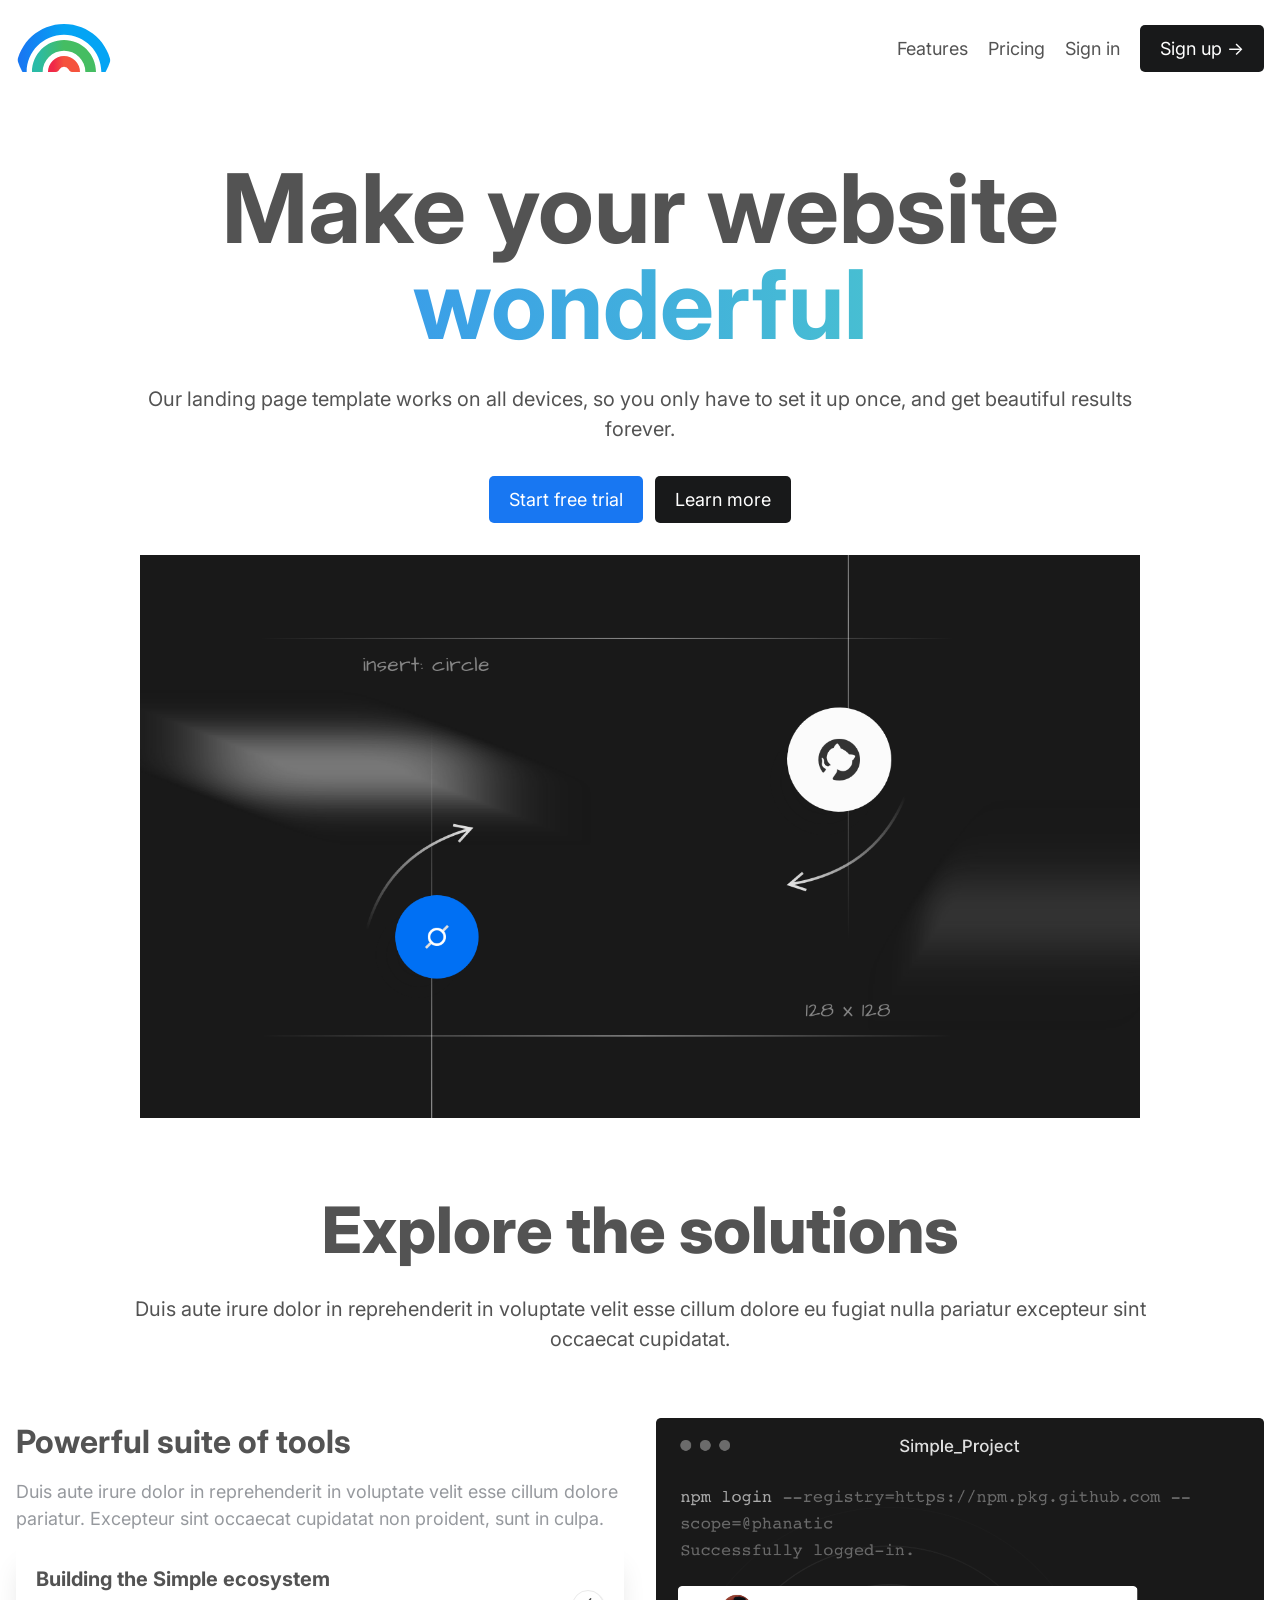
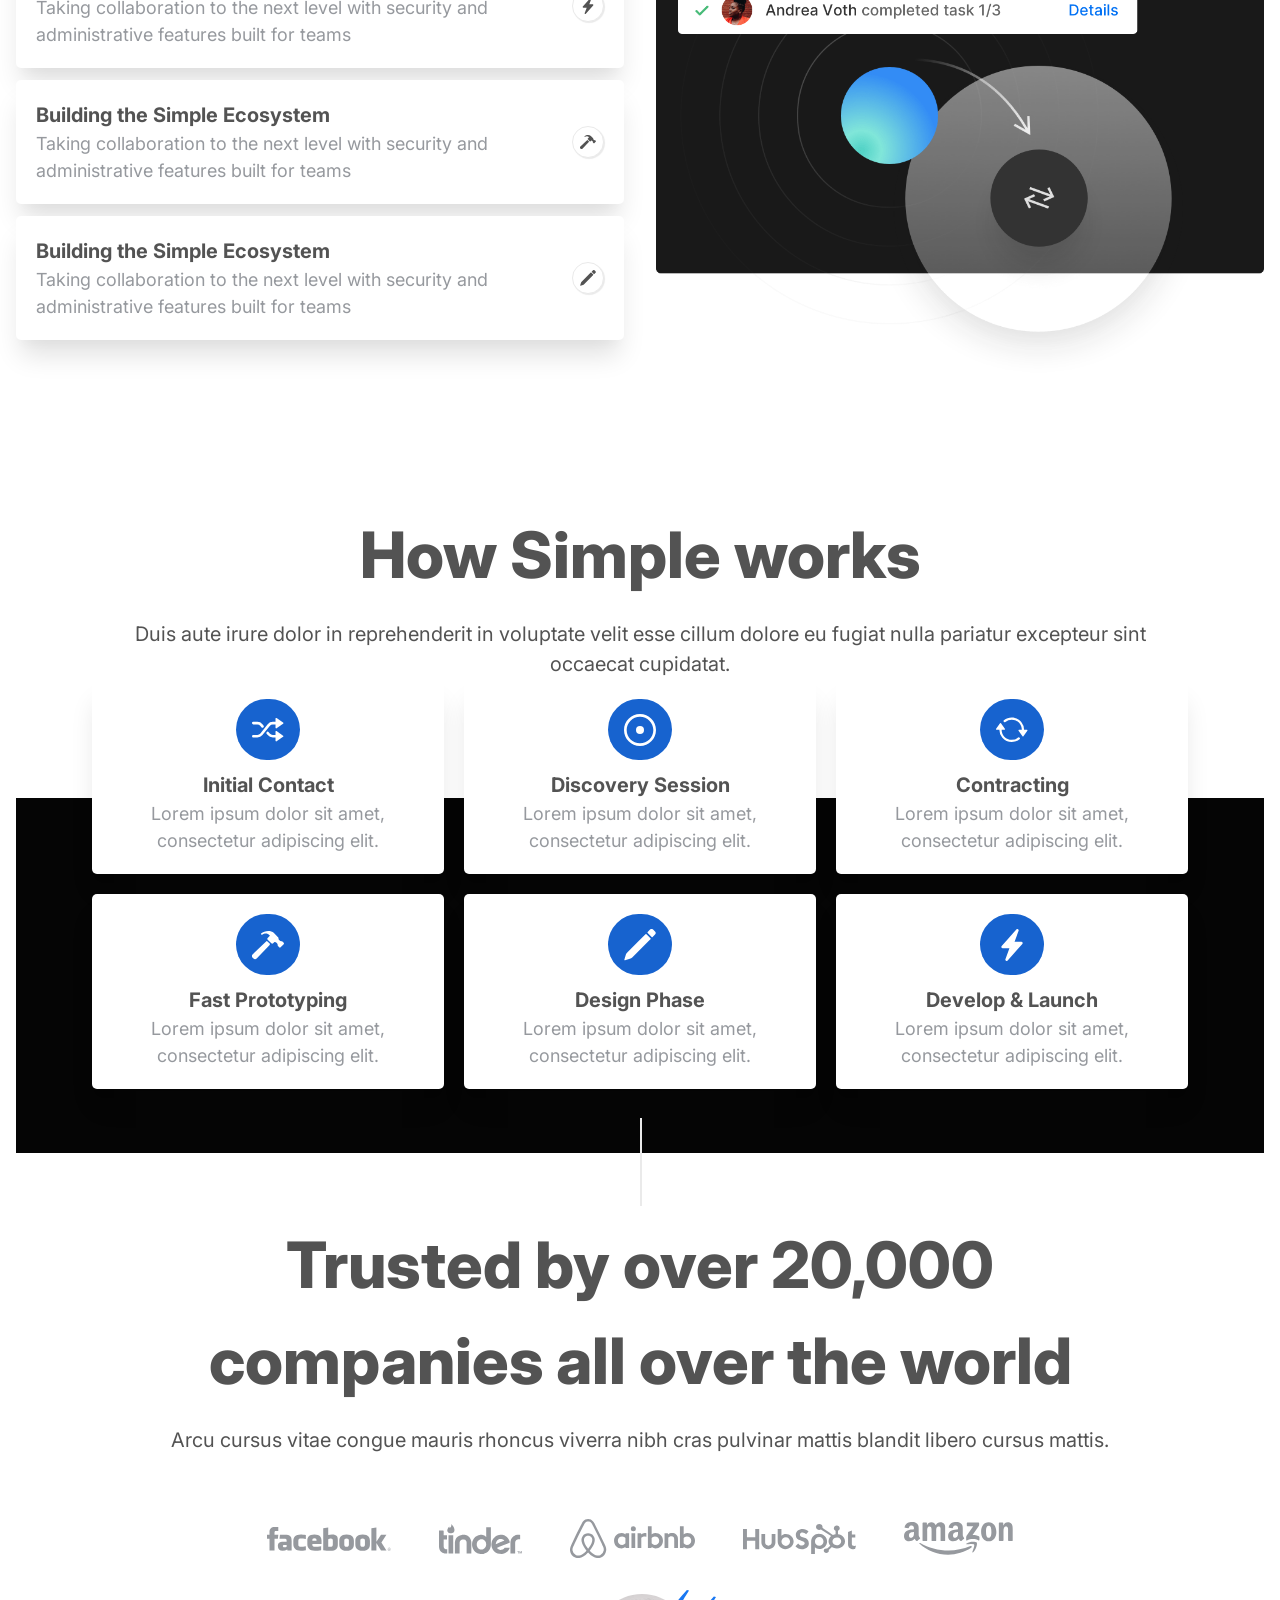
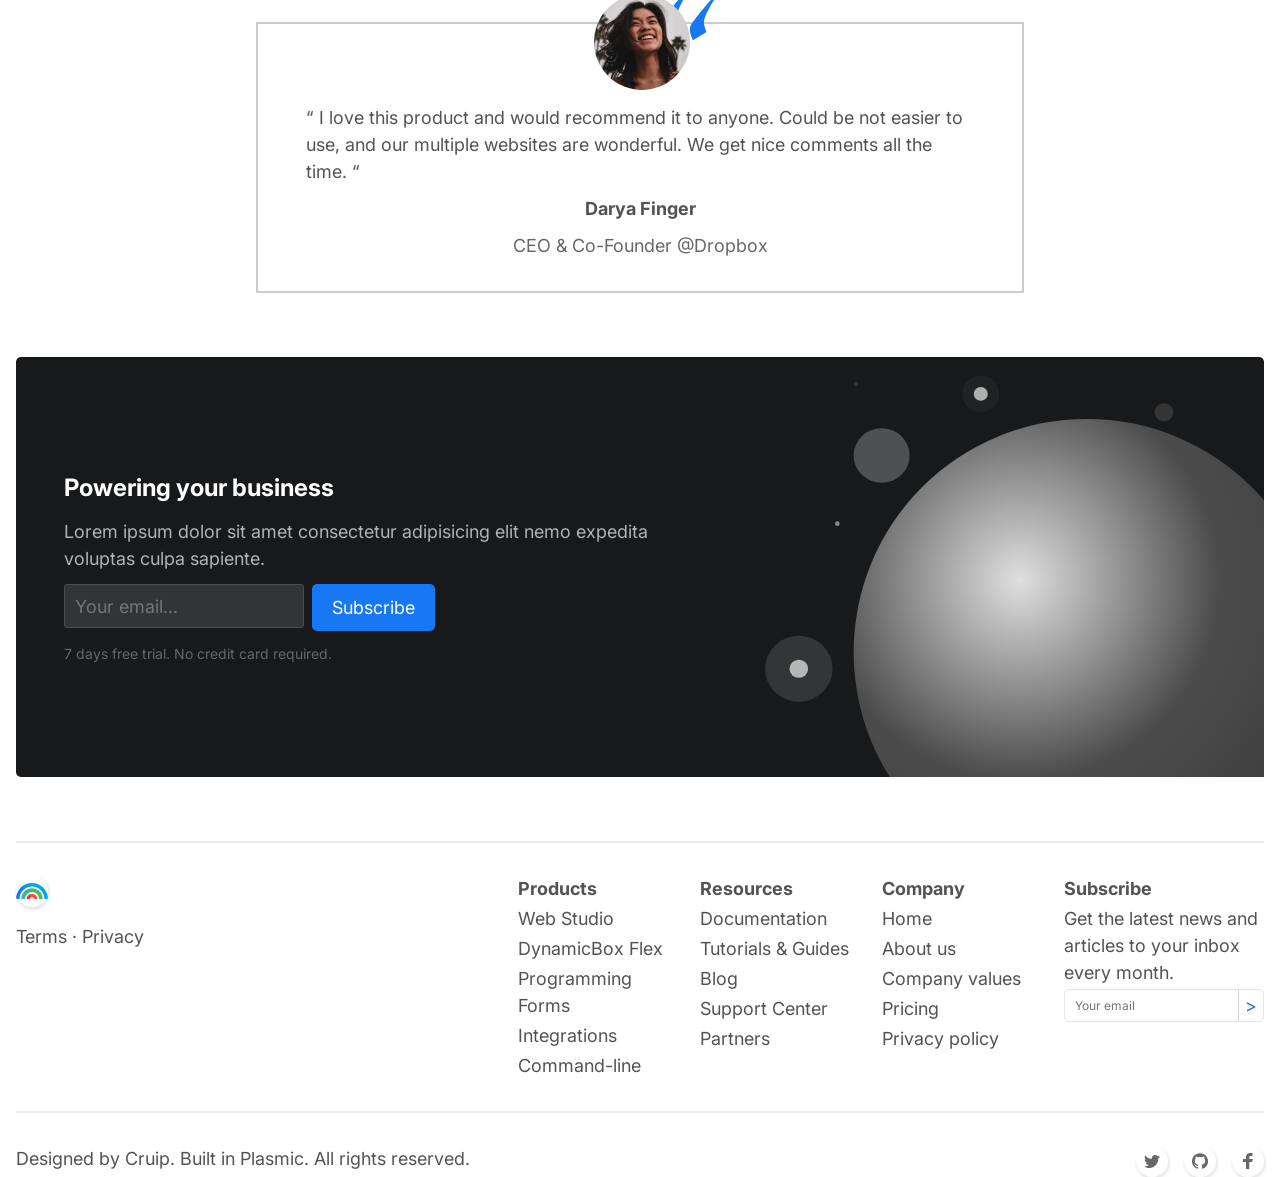
<file: index.html>
<!DOCTYPE html><html><head><meta charSet="utf-8"/><meta http-equiv="x-ua-compatible" content="ie=edge"/><meta name="viewport" content="width=device-width, initial-scale=1, shrink-to-fit=no"/><style data-href="/styles.b6cfdeab8f639280e43c.css" id="gatsby-global-css">@import url(https://fonts.googleapis.com/css2?family=Inter%3Aital%2Cwght%400%2C400%3B0%2C700%3B0%2C800&display=swap);.__wab_flex-container{display:flex;flex:1 1;align-self:stretch;width:100%;height:100%;pointer-events:none}.__wab_flex-container>*{pointer-events:auto}.__wab_slot{display:contents}.__wab_slot-string-wrapper{position:relative}.__wab_passthrough{display:contents}.plasmic__default_style-module--all--NwouX{display:block;white-space:inherit;grid-row:auto;grid-column:auto;position:relative;background-size:100% 100%;background-repeat:no-repeat;box-shadow:none;box-sizing:border-box;-webkit-text-decoration-line:none;text-decoration-line:none;transition-property:all;transition-timing-function:ease;transition-delay:0s;transition-duration:0s;margin:0;border-width:0}.plasmic__default_style-module--img--d4eRd{display:inline-block}.plasmic__default_style-module--input--3z4EB{background:#fff}.plasmic__default_style-module--input--3z4EB,.plasmic__default_style-module--textarea--2n2Bv{padding:2px}.plasmic__default_style-module--button--2OAT1,.plasmic__default_style-module--input--3z4EB,.plasmic__default_style-module--textarea--2n2Bv{font-family:inherit;line-height:inherit;font-size:inherit;font-style:inherit;font-weight:inherit;color:inherit;text-transform:inherit;border:1px solid #d3d3d3}.plasmic__default_style-module--button--2OAT1{padding:2px 6px;background:none}.plasmic__default_style-module--code--qrmDz,.plasmic__default_style-module--pre--1HHC9{font-family:inherit;line-height:inherit}.plasmic__default_style-module--h1--qml5W,.plasmic__default_style-module--h2--3nLoH,.plasmic__default_style-module--h3--2ayUN,.plasmic__default_style-module--h4--1KNLF,.plasmic__default_style-module--h5--35CvV,.plasmic__default_style-module--h6--42pkB{font-size:inherit;font-weight:inherit}.plasmic__default_style-module--address--3PB8K{font-style:inherit}.plasmic__default_style-module--ol--2CtmU,.plasmic__default_style-module--ul--3gvW3{list-style-type:none;padding:0}.plasmic__default_style-module--select--OgoL-{padding:2px 6px}.plasmic__default_style-module--li--mJJH6{list-style-type:none}.plasmic__default_style-module--plasmic_default__component_wrapper--37IPe{display:grid}.plasmic__default_style-module--__wab_text--2gtvC{display:inline-block}.plasmic__default_style-module--plasmic_page_wrapper--3NE1W{display:flex;width:100%;min-height:100vh;align-items:stretch;align-self:start}.plasmic__default_style-module--plasmic_page_wrapper--3NE1W>*{height:auto!important}.plasmic_simple_light_landing_page-module--root_reset--2EBrY{font-family:Inter;font-size:18px;font-weight:400;font-style:normal;color:#535353;text-align:left;text-transform:none;line-height:1.5;letter-spacing:normal;white-space:pre-wrap}.PlasmicAvatar-module--root--1Gkr6{display:flex;width:96px;height:96px;position:relative;overflow:hidden;border-radius:48px}.PlasmicLinkButton-module--root--TwnoS{display:inline-flex;width:auto;height:auto;position:relative;border-radius:5px;padding:10px 20px}.PlasmicLinkButton-module--root__type_solidBlue--cVvqD{background:#1877f2}.PlasmicLinkButton-module--root__type_solidBlack--tMrbS{background:#18191a}.PlasmicLinkButton-module--root__type_outlineBlue--2fru8{border:1px solid #1877f2}.PlasmicLinkButton-module--root__type_small--3CK-7{padding:0}.PlasmicLinkButton-module--root__type_solidBlue--cVvqD:hover{background:#1763cf}.PlasmicLinkButton-module--root__type_solidBlack--tMrbS:hover{background:#323436}.PlasmicLinkButton-module--slotText__type_solidBlack--XMiDQ,.PlasmicLinkButton-module--slotText__type_solidBlue--Pg-cX{color:#fff}.PlasmicLinkButton-module--slotText__type_outlineBlue--33i6f{color:#1877f2}.PlasmicHeader-module--root--3tBYv{display:flex;width:100%;height:auto;position:relative;justify-content:space-between;min-width:0}.PlasmicHeader-module--avatar--3QKRT.__wab_instance{position:relative;flex-shrink:0}.PlasmicHeader-module--svg--o-8P5{position:relative;-o-object-fit:cover;object-fit:cover;width:100%;height:100%;min-width:0;min-height:0}.PlasmicHeader-module--box--2J29a{display:inline-flex;position:relative;flex-direction:row;width:auto}.PlasmicHeader-module--box--2J29a>.__wab_flex-container{flex-direction:row;align-items:center;justify-content:flex-start;margin-left:-20px;width:calc(100% + 20px)}.PlasmicHeader-module--box--2J29a>.__wab_flex-container>*,.PlasmicHeader-module--box--2J29a>.__wab_flex-container>.__wab_slot>*{margin-left:20px}@media (min-width:0px) and (max-width:768px){.PlasmicHeader-module--box--2J29a>.__wab_flex-container{margin-left:-16px;width:calc(100% + 16px);margin-top:0;height:100%}}@media (min-width:0px) and (max-width:768px){.PlasmicHeader-module--box--2J29a>.__wab_flex-container>*,.PlasmicHeader-module--box--2J29a>.__wab_flex-container>.__wab_slot>*{margin-left:16px;margin-top:0}}.PlasmicHeader-module--linkButton___1F6Es--3e1V_.__wab_instance,.PlasmicHeader-module--linkButton__c4FdG--1Xpai.__wab_instance,.PlasmicHeader-module--linkButton__rqo9L--2LgR4.__wab_instance,.PlasmicHeader-module--linkButton__zi6--3Ic00.__wab_instance{position:relative}.PlasmicTopSection-module--root--8bAT5{height:100%;min-height:0}.PlasmicTopSection-module--box___35AJo--2kl9Q,.PlasmicTopSection-module--root--8bAT5{display:flex;width:100%;position:relative;flex-direction:column;min-width:0}.PlasmicTopSection-module--box___35AJo--2kl9Q>.__wab_flex-container{flex-direction:column;align-items:center;justify-content:flex-start;margin-top:-32px;height:calc(100% + 32px)}.PlasmicTopSection-module--box___35AJo--2kl9Q>.__wab_flex-container>*,.PlasmicTopSection-module--box___35AJo--2kl9Q>.__wab_flex-container>.__wab_slot>*{margin-top:32px}.PlasmicTopSection-module--box__jOamN--8qeO-{display:flex;position:relative;flex-direction:column;width:100%;max-width:1000px;min-width:0}.PlasmicTopSection-module--box__jOamN--8qeO->.__wab_flex-container{flex-direction:column;align-items:stretch;justify-content:flex-start;margin-top:-32px;height:calc(100% + 32px)}.PlasmicTopSection-module--box__jOamN--8qeO->.__wab_flex-container>*,.PlasmicTopSection-module--box__jOamN--8qeO->.__wab_flex-container>.__wab_slot>*{margin-top:32px}.PlasmicTopSection-module--box__iWrz--3Drad{display:flex;position:relative;flex-direction:column;align-items:stretch;justify-content:flex-start}.PlasmicTopSection-module--box__y7IZq--2zqKJ{font-size:96px;font-weight:700;text-align:center;line-height:1}@media (min-width:0px) and (max-width:768px){.PlasmicTopSection-module--box__y7IZq--2zqKJ{font-size:48px}}.PlasmicTopSection-module--box___8AzHj--3ZBhl{font-size:96px;font-weight:700;text-align:center;line-height:1;color:rgba(51,140,245,0);background:linear-gradient(90deg,#338cf5,#4fd1c5) 0 0/100% 100%;background-clip:text;-webkit-background-clip:text}@media (min-width:0px) and (max-width:768px){.PlasmicTopSection-module--box___8AzHj--3ZBhl{font-size:48px}}.PlasmicTopSection-module--box__qpES--3149w{position:relative;font-size:20px;text-align:center}@media (min-width:0px) and (max-width:768px){.PlasmicTopSection-module--box__qpES--3149w{font-size:24px}}.PlasmicTopSection-module--box__vXQy--1yQyV{display:flex;position:relative;flex-direction:row}.PlasmicTopSection-module--box__vXQy--1yQyV>.__wab_flex-container{flex-direction:row;align-items:stretch;justify-content:flex-start;margin-left:-12px;width:calc(100% + 12px)}.PlasmicTopSection-module--box__vXQy--1yQyV>.__wab_flex-container>*,.PlasmicTopSection-module--box__vXQy--1yQyV>.__wab_flex-container>.__wab_slot>*{margin-left:12px}.PlasmicTopSection-module--linkButton__ePvnf--21S_R.__wab_instance,.PlasmicTopSection-module--linkButton__fjMoV--11W6P.__wab_instance{position:relative}.PlasmicTopSection-module--box__ujdc2--9rCuG{display:flex;position:relative;flex-direction:column;align-items:center;justify-content:flex-start;width:100%;max-width:1000px;min-width:0}.PlasmicTopSection-module--img--22FGd{position:relative;-o-object-fit:cover;object-fit:cover;width:100%;height:100%;min-width:0;min-height:0}.PlasmicSection-module--root--KcsJu{display:flex;width:100%;height:auto;position:relative;flex-direction:column;max-width:1024px;min-width:0}.PlasmicSection-module--root--KcsJu>.__wab_flex-container{flex-direction:column;justify-content:center;align-items:center;margin-top:-16px;height:calc(100% + 16px)}.PlasmicSection-module--root--KcsJu>.__wab_flex-container>*,.PlasmicSection-module--root--KcsJu>.__wab_flex-container>.__wab_slot>*{margin-top:16px}.PlasmicSection-module--slotTitle--3L92y{font-size:64px;font-weight:800;text-align:center}@media (min-width:0px) and (max-width:768px){.PlasmicSection-module--slotTitle--3L92y{font-size:48px}}.PlasmicSection-module--slotSubtitle--3_hg6{font-size:20px;text-align:center}@media (min-width:0px) and (max-width:768px){.PlasmicSection-module--slotSubtitle--3_hg6{font-size:24px}}.PlasmicFeatureCard-module--root--pXa-D{display:flex;width:352px;height:195px;position:relative;flex-direction:column;box-shadow:0 20px 25px -5px rgba(0,0,0,.12),0 10px 10px -5px rgba(0,0,0,.02);border-radius:5px;padding:20px;background:#fff}.PlasmicFeatureCard-module--root--pXa-D>.__wab_flex-container{flex-direction:column;justify-content:center;align-items:center;margin-top:-10px;height:calc(100% + 10px)}.PlasmicFeatureCard-module--root--pXa-D>.__wab_flex-container>*,.PlasmicFeatureCard-module--root--pXa-D>.__wab_flex-container>.__wab_slot>*{margin-top:10px}.PlasmicFeatureCard-module--root__long--Z3-XW{height:auto;width:100%;display:flex;flex-direction:row;min-width:0}.PlasmicFeatureCard-module--root__long--Z3-XW>.__wab_flex-container{flex-direction:row;justify-content:space-between;margin-left:-10px;width:calc(100% + 10px);margin-top:0;height:100%}.PlasmicFeatureCard-module--root__long--Z3-XW>.__wab_flex-container>*,.PlasmicFeatureCard-module--root__long--Z3-XW>.__wab_flex-container>.__wab_slot>*{margin-left:10px;margin-top:0}.PlasmicFeatureCard-module--box__nvU7X--nKlqC{display:flex;position:relative;flex-direction:row;align-items:center;justify-content:center;overflow:hidden;border-radius:32px}.PlasmicFeatureCard-module--box___08Tqt--de6Vv{display:flex;position:relative;flex-direction:row;align-items:center;justify-content:center;width:64px;height:64px;flex-shrink:0;background:#1763cf}.PlasmicFeatureCard-module--box__uNrW3--3s3vC{display:flex;position:relative;flex-direction:column;align-items:stretch;justify-content:flex-start}.PlasmicFeatureCard-module--box__long__uNrW3GgthD--3sU8h{align-items:flex-start}.PlasmicFeatureCard-module--slotTitle--ikjab{font-size:20px;font-weight:700;text-align:center}.PlasmicFeatureCard-module--slotDescription--qbOZz{color:#96999e;text-align:center}.PlasmicFeatureCard-module--slotDescription__long--2x1ry{text-align:left}.PlasmicFeatureCard-module--box__vMPh--270Qg{display:flex;position:relative;flex-direction:column;align-items:stretch;justify-content:flex-start}.PlasmicFeatureCard-module--box__long__vMPhGgthD--2xFtY{width:32px;height:32px;overflow:hidden;justify-content:center;align-items:center;box-shadow:1px 1px 1px 0 #eaeaea;flex-shrink:0;border-radius:16px;background:#fff;border:1px solid #eaeaea}.PlasmicTestimonial-module--root--3msAY{display:flex;position:relative;flex-direction:column;align-items:stretch;justify-content:flex-start}.PlasmicTestimonial-module--avatar--1DiFA.__wab_instance{position:absolute;left:44.01%;top:-28px;z-index:2;flex-shrink:0}.PlasmicTestimonial-module--img--1x28a{position:relative;-o-object-fit:cover;object-fit:cover;width:100%;height:100%;min-width:0;min-height:0}.PlasmicTestimonial-module--svg--5jvBC{position:absolute;-o-object-fit:cover;object-fit:cover;width:64px;height:64px;left:52%;top:-40px;color:#1877f2;z-index:1;flex-shrink:0}.PlasmicTestimonial-module--box___1GvJf--K_HBR{display:flex;width:100%;height:auto;max-width:768px;flex-direction:column;min-width:0;padding:80px 48px 32px;border:2px solid #c9ccd1}.PlasmicTestimonial-module--box___1GvJf--K_HBR>.__wab_flex-container{flex-direction:column;align-items:center;justify-content:center;margin-top:-10px;height:calc(100% + 10px)}.PlasmicTestimonial-module--box___1GvJf--K_HBR>.__wab_flex-container>*,.PlasmicTestimonial-module--box___1GvJf--K_HBR>.__wab_flex-container>.__wab_slot>*{margin-top:10px}.PlasmicTestimonial-module--box___95Kcn--1oL0L{position:relative}.PlasmicTestimonial-module--box__fr3Fj--1T_yx{position:relative;font-weight:700}.PlasmicTestimonial-module--box___7W4Yy--3cDhs{position:relative;color:#65676b}.PlasmicBaseCard-module--root--1zPAV{display:flex;width:100%;height:auto;position:relative;flex-direction:column;box-shadow:0 20px 25px -5px rgba(0,0,0,.12),0 10px 10px -5px rgba(0,0,0,.02);min-width:0;border-radius:5px;padding:20px;background:#fff}.PlasmicBaseCard-module--root--1zPAV>.__wab_flex-container{flex-direction:column;justify-content:center;align-items:stretch;margin-top:-10px;height:calc(100% + 10px)}.PlasmicBaseCard-module--root--1zPAV>.__wab_flex-container>*,.PlasmicBaseCard-module--root--1zPAV>.__wab_flex-container>.__wab_slot>*{margin-top:10px}.PlasmicBaseCard-module--root__long--2kAzV{height:auto;width:100%;display:flex;flex-direction:row;min-width:0}.PlasmicBaseCard-module--root__long--2kAzV>.__wab_flex-container{flex-direction:row;justify-content:space-between;margin-left:-10px;width:calc(100% + 10px);margin-top:0;height:100%}.PlasmicBaseCard-module--root__long--2kAzV>.__wab_flex-container>*,.PlasmicBaseCard-module--root__long--2kAzV>.__wab_flex-container>.__wab_slot>*{margin-left:10px;margin-top:0}.PlasmicBaseCard-module--box__n1Zs6--3lkft{display:flex;position:relative;flex-direction:column;align-items:stretch;justify-content:flex-start}.PlasmicBaseCard-module--box__long__n1Zs6UsNhq--3-07i{align-items:flex-start}.PlasmicBaseCard-module--slotChildren--1N2CK{text-align:center}.PlasmicBaseCard-module--slotChildren__long--3afQk{text-align:left}.PlasmicBaseCard-module--box__mUNgN--3vSb_{display:flex;position:relative;flex-direction:column;align-items:stretch;justify-content:flex-start}.PlasmicBaseCard-module--box__long__mUNgNUsNhq--2JHM4{width:32px;height:32px;overflow:hidden;justify-content:center;align-items:center;box-shadow:1px 1px 1px 0 #eaeaea;flex-shrink:0;border-radius:16px;background:#fff;border:1px solid #eaeaea}.PlasmicBullet-module--root--2m8c8{display:flex;flex-direction:row;position:relative}.PlasmicBullet-module--root--2m8c8>.__wab_flex-container{flex-direction:row;align-items:center;justify-content:flex-start;margin-left:-8px;width:calc(100% + 8px)}.PlasmicBullet-module--root--2m8c8>.__wab_flex-container>*,.PlasmicBullet-module--root--2m8c8>.__wab_flex-container>.__wab_slot>*{margin-left:8px}.PlasmicBullet-module--svg--1ZvCg{-o-object-fit:cover;object-fit:cover;width:19px;height:19px;color:#32ab4f;flex-shrink:0}.PlasmicHomeCta-module--root--Zw6e1{display:flex;width:100%;height:auto;position:relative;justify-content:space-between;max-height:420px;min-width:0;border-radius:5px;background:#18191a}@media (min-width:0px) and (max-width:768px){.PlasmicHomeCta-module--root--Zw6e1{width:100%;height:100%;min-width:0;min-height:0}}.PlasmicHomeCta-module--box__abBeg--2p2do{display:flex;position:relative;flex-direction:column;width:60%;padding:32px 48px}.PlasmicHomeCta-module--box__abBeg--2p2do>.__wab_flex-container{flex-direction:column;align-items:stretch;justify-content:center;margin-top:-12px;height:calc(100% + 12px)}.PlasmicHomeCta-module--box__abBeg--2p2do>.__wab_flex-container>*,.PlasmicHomeCta-module--box__abBeg--2p2do>.__wab_flex-container>.__wab_slot>*{margin-top:12px}@media (min-width:0px) and (max-width:768px){.PlasmicHomeCta-module--box__abBeg--2p2do{width:100%;min-width:0}}.PlasmicHomeCta-module--box___1IlZc--2lLcZ{position:relative;color:#fff;font-size:24px;font-weight:700}.PlasmicHomeCta-module--box__a4Xri--1HwlU{position:relative;color:#b0b3b8}.PlasmicHomeCta-module--box__kDxy7--2Rqxv{display:flex;position:relative;flex-direction:row}.PlasmicHomeCta-module--box__kDxy7--2Rqxv>.__wab_flex-container{flex-direction:row;align-items:stretch;justify-content:flex-start;margin-left:-8px;width:calc(100% + 8px)}.PlasmicHomeCta-module--box__kDxy7--2Rqxv>.__wab_flex-container>*,.PlasmicHomeCta-module--box__kDxy7--2Rqxv>.__wab_flex-container>.__wab_slot>*{margin-left:8px}@media (min-width:0px) and (max-width:768px){.PlasmicHomeCta-module--box__kDxy7--2Rqxv{display:flex;flex-direction:column}}@media (min-width:0px) and (max-width:768px){.PlasmicHomeCta-module--box__kDxy7--2Rqxv>.__wab_flex-container{flex-direction:column;align-items:flex-start;margin-left:0;width:100%;margin-top:-8px;height:calc(100% + 8px)}}@media (min-width:0px) and (max-width:768px){.PlasmicHomeCta-module--box__kDxy7--2Rqxv>.__wab_flex-container>*,.PlasmicHomeCta-module--box__kDxy7--2Rqxv>.__wab_flex-container>.__wab_slot>*{margin-left:0;margin-top:8px}}.PlasmicHomeCta-module--textbox--2Wlpu{position:relative;width:240px;color:#fff;padding-left:10px;padding-right:10px;height:44px;flex-shrink:0;border-radius:3px;background:#323436;border:1px solid #4a4c4f}@media (min-width:0px) and (max-width:768px){.PlasmicHomeCta-module--textbox--2Wlpu{width:100%;min-width:0}}.PlasmicHomeCta-module--linkButton--2vz6n.__wab_instance{position:relative}.PlasmicHomeCta-module--box__f5HwN--fb5Yl{position:relative;color:#65676b;font-size:14px}.PlasmicHomeCta-module--box__rMDr3--NRrFk{display:flex;position:relative;flex-direction:column;align-items:stretch;justify-content:flex-start;width:40%}.PlasmicHomeCta-module--svg--nLAA5{position:relative;-o-object-fit:cover;object-fit:cover;width:100%;height:100%;min-width:0;min-height:0}.PlasmicPlan-module--root--27EcQ.__wab_instance{position:relative}.PlasmicPlan-module--box__eL8Yu--3fAyD{display:flex;position:relative;flex-direction:column;align-items:stretch;justify-content:flex-start}.PlasmicPlan-module--box___6Py1F--1uMgu{display:flex;flex-direction:column}.PlasmicPlan-module--box___6Py1F--1uMgu>.__wab_flex-container{flex-direction:column;justify-content:center;margin-top:-8px;height:calc(100% + 8px)}.PlasmicPlan-module--box___6Py1F--1uMgu>.__wab_flex-container>*,.PlasmicPlan-module--box___6Py1F--1uMgu>.__wab_flex-container>.__wab_slot>*{margin-top:8px}.PlasmicPlan-module--slotName--1clZ5{font-size:20px;font-weight:700;text-align:center}.PlasmicPlan-module--box__o6GgJ--Cy_0Q{display:flex;position:relative;flex-direction:column;align-items:center;justify-content:flex-start;margin-top:21px!important}.PlasmicFaq-module--root--3wWsb.__wab_instance{position:relative}.PlasmicFaq-module--box__mxAp7--1LkTi{display:flex;position:relative;flex-direction:column}.PlasmicFaq-module--box__mxAp7--1LkTi>.__wab_flex-container{flex-direction:column;align-items:flex-start;justify-content:flex-start;margin-top:-8px;height:calc(100% + 8px)}.PlasmicFaq-module--box__mxAp7--1LkTi>.__wab_flex-container>*,.PlasmicFaq-module--box__mxAp7--1LkTi>.__wab_flex-container>.__wab_slot>*{margin-top:8px}.PlasmicFaq-module--box___6Kkm5--3Qjoi{display:flex;flex-direction:row}.PlasmicFaq-module--box__fdElp--3SNlt{display:flex;position:relative}.PlasmicFaq-module--slotChildren--QdhdI{font-size:20px;font-weight:700;text-align:left}.PlasmicFaq-module--slotSlot--3jldM{text-align:left}.PlasmicIconLink-module--root--1Hqm0{display:flex;width:32px;height:32px;position:relative}.PlasmicIconLink-module--box--2FNrj{display:flex;position:relative;flex-direction:row;align-items:center;justify-content:center;width:100%;height:100%;box-shadow:1px 2px 2px 1px #eaeaea;min-width:0;min-height:0;border-radius:16px;background:#fff}.PlasmicIconLink-module--slotIcon--2fXBx{color:#18191a}.PlasmicFooter-module--root--oyEUz{display:flex;width:100%;height:auto;position:relative;flex-direction:column;min-width:0}.PlasmicFooter-module--root--oyEUz>.__wab_flex-container{flex-direction:column;margin-top:-32px;height:calc(100% + 32px)}.PlasmicFooter-module--root--oyEUz>.__wab_flex-container>*,.PlasmicFooter-module--root--oyEUz>.__wab_flex-container>.__wab_slot>*{margin-top:32px}.PlasmicFooter-module--box___9T78H--3LUIt{display:block;position:relative;width:100%;height:1px;min-width:0;flex-shrink:0;border:1px solid #eaeaea}.PlasmicFooter-module--box___96JFl--1CbvM{display:flex;position:relative;flex-direction:row;left:auto;top:auto;width:100%;height:auto;min-width:0}.PlasmicFooter-module--box___96JFl--1CbvM>.__wab_flex-container{flex-direction:row;align-items:stretch;justify-content:space-between;margin-left:-20px;width:calc(100% + 20px)}.PlasmicFooter-module--box___96JFl--1CbvM>.__wab_flex-container>*,.PlasmicFooter-module--box___96JFl--1CbvM>.__wab_flex-container>.__wab_slot>*{margin-left:20px}@media (min-width:0px) and (max-width:768px){.PlasmicFooter-module--box___96JFl--1CbvM{display:flex;flex-direction:column}}@media (min-width:0px) and (max-width:768px){.PlasmicFooter-module--box___96JFl--1CbvM>.__wab_flex-container{flex-direction:column;margin-left:0;width:100%;margin-top:-32px;height:calc(100% + 32px)}}@media (min-width:0px) and (max-width:768px){.PlasmicFooter-module--box___96JFl--1CbvM>.__wab_flex-container>*,.PlasmicFooter-module--box___96JFl--1CbvM>.__wab_flex-container>.__wab_slot>*{margin-left:0;margin-top:32px}}.PlasmicFooter-module--box__bHiXt--2baHL{display:flex;position:relative;flex-direction:column;width:128px;flex-shrink:0}.PlasmicFooter-module--box__bHiXt--2baHL>.__wab_flex-container{flex-direction:column;align-items:stretch;justify-content:flex-start;margin-top:-16px;height:calc(100% + 16px)}.PlasmicFooter-module--box__bHiXt--2baHL>.__wab_flex-container>*,.PlasmicFooter-module--box__bHiXt--2baHL>.__wab_flex-container>.__wab_slot>*{margin-top:16px}.PlasmicFooter-module--iconLink___2IAgZ--yFXzL.__wab_instance{position:relative;flex-shrink:0}.PlasmicFooter-module--svg__qrjj--1aoBi{position:relative;-o-object-fit:cover;object-fit:cover;color:#65676b;width:32px;height:32px}.PlasmicFooter-module--box___2Hsao--eRV7Z{display:flex;position:relative;flex-direction:row;align-items:stretch;justify-content:flex-start}.PlasmicFooter-module--link__fLeD--2b03p{color:#535353}.PlasmicFooter-module--root--oyEUz .PlasmicFooter-module--link__fLeD--2b03p:hover{-webkit-text-decoration-line:underline;text-decoration-line:underline;color:#050505}.PlasmicFooter-module--box__bqm8J--2e7Z5{position:relative}.PlasmicFooter-module--link__lVcB--1ImnR{position:relative;color:#535353}.PlasmicFooter-module--root--oyEUz .PlasmicFooter-module--link__lVcB--1ImnR:hover{-webkit-text-decoration-line:underline;text-decoration-line:underline;color:#050505}.PlasmicFooter-module--box__bTafa--Dxn1d{display:flex;position:relative;flex-direction:row}.PlasmicFooter-module--box__bTafa--Dxn1d>.__wab_flex-container{flex-direction:row;align-items:stretch;justify-content:flex-end;margin-left:-32px;width:calc(100% + 32px)}.PlasmicFooter-module--box__bTafa--Dxn1d>.__wab_flex-container>*,.PlasmicFooter-module--box__bTafa--Dxn1d>.__wab_flex-container>.__wab_slot>*{margin-left:32px}@media (min-width:0px) and (max-width:768px){.PlasmicFooter-module--box__bTafa--Dxn1d{display:flex;flex-direction:column}}@media (min-width:0px) and (max-width:768px){.PlasmicFooter-module--box__bTafa--Dxn1d>.__wab_flex-container{flex-direction:column;margin-left:0;width:100%;margin-top:-32px;height:calc(100% + 32px)}}@media (min-width:0px) and (max-width:768px){.PlasmicFooter-module--box__bTafa--Dxn1d>.__wab_flex-container>*,.PlasmicFooter-module--box__bTafa--Dxn1d>.__wab_flex-container>.__wab_slot>*{margin-left:0;margin-top:32px}}.PlasmicFooter-module--box__bzJws--1ZSCX{display:flex;position:relative;flex-direction:column;width:150px;flex-shrink:0}.PlasmicFooter-module--box__bzJws--1ZSCX>.__wab_flex-container{flex-direction:column;align-items:stretch;justify-content:flex-start;margin-top:-3px;height:calc(100% + 3px)}.PlasmicFooter-module--box__bzJws--1ZSCX>.__wab_flex-container>*,.PlasmicFooter-module--box__bzJws--1ZSCX>.__wab_flex-container>.__wab_slot>*{margin-top:3px}.PlasmicFooter-module--box__yhiJp--1-iox{position:relative;font-weight:700}.PlasmicFooter-module--link__mbHnC--2xF5F{position:relative;color:#535353}.PlasmicFooter-module--root--oyEUz .PlasmicFooter-module--link__mbHnC--2xF5F:hover{color:#050505}.PlasmicFooter-module--link__gLt0--2MCpc{position:relative;color:#535353}.PlasmicFooter-module--root--oyEUz .PlasmicFooter-module--link__gLt0--2MCpc:hover{color:#050505}.PlasmicFooter-module--link__f2HoL--fqqJx{position:relative;color:#535353}.PlasmicFooter-module--root--oyEUz .PlasmicFooter-module--link__f2HoL--fqqJx:hover{color:#050505}.PlasmicFooter-module--link__ykUXy--1MKNM{position:relative;color:#535353}.PlasmicFooter-module--root--oyEUz .PlasmicFooter-module--link__ykUXy--1MKNM:hover{color:#050505}.PlasmicFooter-module--link__rDfp1--1H1YP{position:relative;color:#535353}.PlasmicFooter-module--root--oyEUz .PlasmicFooter-module--link__rDfp1--1H1YP:hover{color:#050505}.PlasmicFooter-module--box__chv5I--9i0GO{display:flex;position:relative;flex-direction:column;width:150px;flex-shrink:0}.PlasmicFooter-module--box__chv5I--9i0GO>.__wab_flex-container{flex-direction:column;align-items:stretch;justify-content:flex-start;margin-top:-3px;height:calc(100% + 3px)}.PlasmicFooter-module--box__chv5I--9i0GO>.__wab_flex-container>*,.PlasmicFooter-module--box__chv5I--9i0GO>.__wab_flex-container>.__wab_slot>*{margin-top:3px}.PlasmicFooter-module--box__dubvI--2TgJC{position:relative;font-weight:700}.PlasmicFooter-module--link__vGoDk--2QW30{position:relative;color:#535353}.PlasmicFooter-module--root--oyEUz .PlasmicFooter-module--link__vGoDk--2QW30:hover{color:#050505}.PlasmicFooter-module--link__y13Pe--2_1LS{position:relative;color:#535353}.PlasmicFooter-module--root--oyEUz .PlasmicFooter-module--link__y13Pe--2_1LS:hover{color:#050505}.PlasmicFooter-module--link__yEb6H--23Snv{position:relative;color:#535353}.PlasmicFooter-module--root--oyEUz .PlasmicFooter-module--link__yEb6H--23Snv:hover{color:#050505}.PlasmicFooter-module--link__rw31Q--1AEXC{position:relative;color:#535353}.PlasmicFooter-module--root--oyEUz .PlasmicFooter-module--link__rw31Q--1AEXC:hover{color:#050505}.PlasmicFooter-module--link__ml2Ai--3ZmEe{position:relative;color:#535353}.PlasmicFooter-module--root--oyEUz .PlasmicFooter-module--link__ml2Ai--3ZmEe:hover{color:#050505}.PlasmicFooter-module--box__hoc6X--2uGnn{display:flex;flex-direction:column;width:150px;flex-shrink:0}.PlasmicFooter-module--box__hoc6X--2uGnn>.__wab_flex-container{flex-direction:column;align-items:stretch;justify-content:flex-start;margin-top:-3px;height:calc(100% + 3px)}.PlasmicFooter-module--box__hoc6X--2uGnn>.__wab_flex-container>*,.PlasmicFooter-module--box__hoc6X--2uGnn>.__wab_flex-container>.__wab_slot>*{margin-top:3px}.PlasmicFooter-module--box__zx622--1Pr7R{position:relative;font-weight:700}.PlasmicFooter-module--link__ofspb--3vs1B{position:relative;color:#535353}.PlasmicFooter-module--root--oyEUz .PlasmicFooter-module--link__ofspb--3vs1B:hover{color:#050505}.PlasmicFooter-module--link___0Zd1B--yx8hd{position:relative;color:#535353}.PlasmicFooter-module--root--oyEUz .PlasmicFooter-module--link___0Zd1B--yx8hd:hover{color:#050505}.PlasmicFooter-module--link__nKnwD--LrUiK{position:relative;color:#535353}.PlasmicFooter-module--root--oyEUz .PlasmicFooter-module--link__nKnwD--LrUiK:hover{color:#050505}.PlasmicFooter-module--link__sHMr1--3eUpu{position:relative;color:#535353}.PlasmicFooter-module--root--oyEUz .PlasmicFooter-module--link__sHMr1--3eUpu:hover{color:#050505}.PlasmicFooter-module--link__wkgDi--6HXvP{position:relative;color:#535353}.PlasmicFooter-module--root--oyEUz .PlasmicFooter-module--link__wkgDi--6HXvP:hover{color:#050505}.PlasmicFooter-module--box__gRjTr--1HNKC{display:flex;position:relative;flex-direction:column;width:200px;flex-shrink:0}.PlasmicFooter-module--box__gRjTr--1HNKC>.__wab_flex-container{flex-direction:column;align-items:stretch;justify-content:flex-start;margin-top:-3px;height:calc(100% + 3px)}.PlasmicFooter-module--box__gRjTr--1HNKC>.__wab_flex-container>*,.PlasmicFooter-module--box__gRjTr--1HNKC>.__wab_flex-container>.__wab_slot>*{margin-top:3px}.PlasmicFooter-module--box__vlIft--2EMoZ{position:relative;font-weight:700}.PlasmicFooter-module--box___88YUr--26vNW{position:relative}.PlasmicFooter-module--box__gvCz5--3QNc8{display:flex;position:relative;flex-direction:row;align-items:center;justify-content:center;width:100%;min-width:0;border-radius:5px;border:1px solid #e4e6eb}.PlasmicFooter-module--textbox--1O3a3{position:relative;width:100%;padding-left:10px;padding-right:10px;font-size:12px;min-width:0;border-width:0}.PlasmicFooter-module--button--27DKR{position:relative;color:#1877f2;border-width:0 0 0 1px;border-left-style:solid}.PlasmicFooter-module--box__vdwgu--2TGYI{display:block;position:relative;width:100%;height:1px;min-width:0;flex-shrink:0;border:1px solid #eaeaea}.PlasmicFooter-module--box__rPu8U--2hnva{display:flex;position:relative;flex-direction:row;align-items:stretch;justify-content:space-between;left:auto;top:auto;width:100%;height:auto;min-width:0}@media (min-width:0px) and (max-width:768px){.PlasmicFooter-module--box__rPu8U--2hnva{display:flex;flex-direction:column}}@media (min-width:0px) and (max-width:768px){.PlasmicFooter-module--box__rPu8U--2hnva>.__wab_flex-container{flex-direction:column;margin-left:0;width:100%;margin-top:-8px;height:calc(100% + 8px)}}@media (min-width:0px) and (max-width:768px){.PlasmicFooter-module--box__rPu8U--2hnva>.__wab_flex-container>*,.PlasmicFooter-module--box__rPu8U--2hnva>.__wab_flex-container>.__wab_slot>*{margin-left:0;margin-top:8px}}.PlasmicFooter-module--box__tE7R--1m2TJ{display:flex;position:relative;flex-direction:row;align-items:stretch;justify-content:flex-start}.PlasmicFooter-module--link___0Stmo--1O3oI{position:relative;color:#535353;height:auto}.PlasmicFooter-module--root--oyEUz .PlasmicFooter-module--link___0Stmo--1O3oI:hover{-webkit-text-decoration-line:underline;text-decoration-line:underline}.PlasmicFooter-module--link___5VYfr--2OgWo{position:relative;color:#535353}.PlasmicFooter-module--root--oyEUz .PlasmicFooter-module--link___5VYfr--2OgWo:hover{-webkit-text-decoration-line:underline;text-decoration-line:underline}.PlasmicFooter-module--box__y0NHr--hwE6t{position:relative;height:auto;width:auto;display:inline-block}.PlasmicFooter-module--box__qjK9M--3rhuI{display:flex;position:relative;flex-direction:row}.PlasmicFooter-module--box__qjK9M--3rhuI>.__wab_flex-container{flex-direction:row;align-items:stretch;justify-content:flex-start;margin-left:-16px;width:calc(100% + 16px)}.PlasmicFooter-module--box__qjK9M--3rhuI>.__wab_flex-container>*,.PlasmicFooter-module--box__qjK9M--3rhuI>.__wab_flex-container>.__wab_slot>*{margin-left:16px}.PlasmicFooter-module--iconLink__oyltA--35VBh.__wab_instance{position:relative;flex-shrink:0}.PlasmicFooter-module--svg__gsb2Y--29E7J{position:relative;-o-object-fit:cover;object-fit:cover;color:#65676b;width:32px;height:32px}.PlasmicFooter-module--root--oyEUz .PlasmicFooter-module--svg__gsb2Y--29E7J:hover{color:#18191a}.PlasmicFooter-module--iconLink__qiaSq--2hABF.__wab_instance{position:relative;flex-shrink:0}.PlasmicFooter-module--svg___1VgcN---NpyF{position:relative;-o-object-fit:cover;object-fit:cover;color:#65676b;width:32px;height:32px}.PlasmicFooter-module--root--oyEUz .PlasmicFooter-module--svg___1VgcN---NpyF:hover{color:#18191a}.PlasmicFooter-module--iconLink___1HgOu--c-tm9.__wab_instance{position:relative;flex-shrink:0}.PlasmicFooter-module--svg__xqGT--1NTTG{position:relative;-o-object-fit:cover;object-fit:cover;color:#65676b;width:32px;height:32px}.PlasmicFooter-module--root--oyEUz .PlasmicFooter-module--svg__xqGT--1NTTG:hover{color:#18191a}.PlasmicFeatures-module--root--1GOzQ{display:flex;position:relative;flex-direction:column;align-items:center;justify-content:flex-start;width:100%;height:100%;padding-right:16px;padding-left:16px;min-width:0;min-height:0}@media (min-width:0px) and (max-width:768px){.PlasmicFeatures-module--root--1GOzQ{width:100%;height:100%;min-width:0;min-height:0}}.PlasmicFeatures-module--box__kyKyW--1Dnd5{display:flex;width:100%;height:auto;flex-direction:column;max-width:1600px;min-width:0}.PlasmicFeatures-module--box__kyKyW--1Dnd5>.__wab_flex-container{flex-direction:column;justify-content:flex-start;align-items:center;margin-top:-64px;height:calc(100% + 64px)}.PlasmicFeatures-module--box__kyKyW--1Dnd5>.__wab_flex-container>*,.PlasmicFeatures-module--box__kyKyW--1Dnd5>.__wab_flex-container>.__wab_slot>*{margin-top:64px}.PlasmicFeatures-module--header--1Ld5D.__wab_instance,.PlasmicFeatures-module--section--AVnp2.__wab_instance{position:relative}.PlasmicFeatures-module--box__jsQB--v8ljY{display:flex;position:relative;flex-direction:row;width:100%;min-width:0}.PlasmicFeatures-module--box__jsQB--v8ljY>.__wab_flex-container{flex-direction:row;align-items:stretch;justify-content:flex-start;margin-left:-32px;width:calc(100% + 32px)}.PlasmicFeatures-module--box__jsQB--v8ljY>.__wab_flex-container>*,.PlasmicFeatures-module--box__jsQB--v8ljY>.__wab_flex-container>.__wab_slot>*{margin-left:32px}@media (min-width:0px) and (max-width:768px){.PlasmicFeatures-module--box__jsQB--v8ljY{display:flex;flex-direction:column}}@media (min-width:0px) and (max-width:768px){.PlasmicFeatures-module--box__jsQB--v8ljY>.__wab_flex-container{flex-direction:column;margin-left:0;width:100%}}@media (min-width:0px) and (max-width:768px){.PlasmicFeatures-module--box__jsQB--v8ljY>.__wab_flex-container>*,.PlasmicFeatures-module--box__jsQB--v8ljY>.__wab_flex-container>.__wab_slot>*{margin-left:0}}.PlasmicFeatures-module--box__qWyUj--1JD9s{display:flex;position:relative;flex-direction:column;width:50%}.PlasmicFeatures-module--box__qWyUj--1JD9s>.__wab_flex-container{flex-direction:column;align-items:stretch;justify-content:flex-start;margin-top:-12px;height:calc(100% + 12px)}.PlasmicFeatures-module--box__qWyUj--1JD9s>.__wab_flex-container>*,.PlasmicFeatures-module--box__qWyUj--1JD9s>.__wab_flex-container>.__wab_slot>*{margin-top:12px}@media (min-width:0px) and (max-width:768px){.PlasmicFeatures-module--box__qWyUj--1JD9s{width:100%;min-width:0}}.PlasmicFeatures-module--box__jMq46--16O2S{position:relative;font-size:32px;font-weight:700;text-align:left}.PlasmicFeatures-module--box__luGmS--31cIm{position:relative;text-align:left}.PlasmicFeatures-module--bullet__dn95R--3V_DC.__wab_instance,.PlasmicFeatures-module--bullet__hflHf--i0TuM.__wab_instance,.PlasmicFeatures-module--bullet__oXkBp--18d3e.__wab_instance{position:relative}.PlasmicFeatures-module--box__u5Pfj--3f6az{position:relative;text-align:left}.PlasmicFeatures-module--box__p3En6--1H2VB{display:flex;position:relative;flex-direction:row}.PlasmicFeatures-module--box__p3En6--1H2VB>.__wab_flex-container{flex-direction:row;align-items:stretch;justify-content:flex-start;margin-left:-20px;width:calc(100% + 20px)}.PlasmicFeatures-module--box__p3En6--1H2VB>.__wab_flex-container>*,.PlasmicFeatures-module--box__p3En6--1H2VB>.__wab_flex-container>.__wab_slot>*{margin-left:20px}.PlasmicFeatures-module--box__hmnzI--1b3e-{display:flex;position:relative;flex-direction:column;align-items:stretch;justify-content:flex-start;width:50%}@media (min-width:0px) and (max-width:768px){.PlasmicFeatures-module--box__hmnzI--1b3e-{width:100%;min-width:0}}.PlasmicFeatures-module--img__z5Tpg--1k9jW{position:relative;-o-object-fit:cover;object-fit:cover;width:100%;min-width:0}.PlasmicFeatures-module--img__ynpKo--2s0An{position:absolute;-o-object-fit:cover;object-fit:cover;left:0;top:30%;width:90%}.PlasmicFeatures-module--footer--2Pg4E.__wab_instance,.PlasmicFeatures-module--homeCta--3_pJJ.__wab_instance{position:relative}.PlasmicHome-module--root--1gFl-{display:flex;position:relative;flex-direction:column;align-items:center;justify-content:flex-start;width:100%;height:100%;padding-right:16px;padding-left:16px;min-width:0;min-height:0}@media (min-width:0px) and (max-width:768px){.PlasmicHome-module--root--1gFl-{width:100%;height:100%;min-width:0;min-height:0}}.PlasmicHome-module--box__aoAxK--f00-E{display:flex;width:100%;height:auto;flex-direction:column;max-width:1600px;min-width:0}.PlasmicHome-module--box__aoAxK--f00-E>.__wab_flex-container{flex-direction:column;justify-content:flex-start;align-items:center;margin-top:-64px;height:calc(100% + 64px)}.PlasmicHome-module--box__aoAxK--f00-E>.__wab_flex-container>*,.PlasmicHome-module--box__aoAxK--f00-E>.__wab_flex-container>.__wab_slot>*{margin-top:64px}.PlasmicHome-module--header--3iv3Y.__wab_instance,.PlasmicHome-module--section__kLLuq--1AI-h.__wab_instance,.PlasmicHome-module--topSection--2mmhM.__wab_instance{position:relative}.PlasmicHome-module--box___03Ro9--3dkRf{display:flex;position:relative;flex-direction:row;width:100%;min-width:0}.PlasmicHome-module--box___03Ro9--3dkRf>.__wab_flex-container{flex-direction:row;align-items:stretch;justify-content:flex-start;margin-left:-32px;width:calc(100% + 32px)}.PlasmicHome-module--box___03Ro9--3dkRf>.__wab_flex-container>*,.PlasmicHome-module--box___03Ro9--3dkRf>.__wab_flex-container>.__wab_slot>*{margin-left:32px}@media (min-width:0px) and (max-width:768px){.PlasmicHome-module--box___03Ro9--3dkRf{display:flex;flex-direction:column}}@media (min-width:0px) and (max-width:768px){.PlasmicHome-module--box___03Ro9--3dkRf>.__wab_flex-container{flex-direction:column;justify-content:flex-start;align-items:center;margin-left:0;width:100%;margin-top:-12px;height:calc(100% + 12px)}}@media (min-width:0px) and (max-width:768px){.PlasmicHome-module--box___03Ro9--3dkRf>.__wab_flex-container>*,.PlasmicHome-module--box___03Ro9--3dkRf>.__wab_flex-container>.__wab_slot>*{margin-left:0;margin-top:12px}}.PlasmicHome-module--box__tJq4L--21vZw{display:flex;position:relative;flex-direction:column;width:50%}.PlasmicHome-module--box__tJq4L--21vZw>.__wab_flex-container{flex-direction:column;align-items:stretch;justify-content:flex-start;margin-top:-12px;height:calc(100% + 12px)}.PlasmicHome-module--box__tJq4L--21vZw>.__wab_flex-container>*,.PlasmicHome-module--box__tJq4L--21vZw>.__wab_flex-container>.__wab_slot>*{margin-top:12px}@media (min-width:0px) and (max-width:768px){.PlasmicHome-module--box__tJq4L--21vZw{width:100%;min-width:0}}.PlasmicHome-module--box__gkoQh--16ueH{position:relative;font-size:32px;font-weight:700}.PlasmicHome-module--box__cp5Y5--29Qw8{position:relative;color:#96999e}.PlasmicHome-module--featureCard__xESy--13uUP.__wab_instance{position:relative}.PlasmicHome-module--svg__r0SsE--1XP32{width:16px;height:16px;position:relative;-o-object-fit:cover;object-fit:cover}.PlasmicHome-module--featureCard__vjuTc--2BZt7.__wab_instance{position:relative}.PlasmicHome-module--svg__vM8JN--6shhK{width:16px;height:16px;position:relative;-o-object-fit:cover;object-fit:cover}.PlasmicHome-module--featureCard__cOEj--Qoioz.__wab_instance{position:relative}.PlasmicHome-module--svg__kdA5H--252de{width:16px;height:16px;position:relative;-o-object-fit:cover;object-fit:cover}.PlasmicHome-module--box__fmKzg--2r2Tg{display:flex;position:relative;flex-direction:column;align-items:stretch;justify-content:flex-start;width:50%}@media (min-width:0px) and (max-width:768px){.PlasmicHome-module--box__fmKzg--2r2Tg{width:100%;min-width:0}}.PlasmicHome-module--img__pKllH--19X7b{position:relative;-o-object-fit:cover;object-fit:cover;width:100%;min-width:0}.PlasmicHome-module--img__k27Bc--2q6p4{position:absolute;-o-object-fit:cover;object-fit:cover;left:0;top:30%;width:90%}.PlasmicHome-module--box__f3Hec--3bs7I{display:flex;position:relative;flex-direction:column;align-items:center;justify-content:flex-start;width:100%;min-width:0;padding:64px}.PlasmicHome-module--box__tKdj5--1ioTm{display:block;position:absolute;flex-direction:column;align-items:stretch;justify-content:flex-start;left:0;top:50%;height:50%;width:100%;background:#050505}.PlasmicHome-module--section__nHI--3Vw9s.__wab_instance{position:relative}.PlasmicHome-module--box__npvy--2dQ4K{display:flex;flex-direction:row;width:100%;min-width:0}.PlasmicHome-module--box__npvy--2dQ4K>.__wab_flex-container{flex-direction:row;align-items:center;justify-content:center;flex-wrap:wrap;margin-left:-20px;width:calc(100% + 20px);margin-top:-20px;height:calc(100% + 20px)}.PlasmicHome-module--box__npvy--2dQ4K>.__wab_flex-container>*,.PlasmicHome-module--box__npvy--2dQ4K>.__wab_flex-container>.__wab_slot>*{margin-left:20px;margin-top:20px}.PlasmicHome-module--featureCard__gmpWn--3lTgm.__wab_instance{position:relative;flex-shrink:0}.PlasmicHome-module--svg__tmEkP--2L2up{position:relative;-o-object-fit:cover;object-fit:cover;width:32px;height:32px;color:#fff}.PlasmicHome-module--featureCard__wcShM--9keFB.__wab_instance{position:relative;flex-shrink:0}.PlasmicHome-module--svg__vzlQp--JyKqM{position:relative;-o-object-fit:cover;object-fit:cover;width:32px;height:32px;color:#fff}.PlasmicHome-module--featureCard__vLxD--GhEGb.__wab_instance{position:relative;flex-shrink:0}.PlasmicHome-module--svg__cHdWv--5Mx05{position:relative;-o-object-fit:cover;object-fit:cover;width:32px;height:32px;color:#fff}.PlasmicHome-module--featureCard__ekzQh--1Dwqv.__wab_instance{position:relative;flex-shrink:0}.PlasmicHome-module--svg___4UekO--3VnAC{position:relative;-o-object-fit:cover;object-fit:cover;width:32px;height:32px;color:#fff}.PlasmicHome-module--featureCard__wu4P1--3h_Kv.__wab_instance{position:relative;flex-shrink:0}.PlasmicHome-module--svg__om8Bx--1JFnE{position:relative;-o-object-fit:cover;object-fit:cover;width:32px;height:32px;color:#fff}.PlasmicHome-module--featureCard___3JqM--en3Wu.__wab_instance{position:relative;flex-shrink:0}.PlasmicHome-module--svg__zkZn4--3tNNX{position:relative;-o-object-fit:cover;object-fit:cover;width:32px;height:32px;color:#fff}.PlasmicHome-module--box__g7Z7F--2cWn2{display:block;position:absolute;left:50%;top:95%;width:2px;height:88px;flex-shrink:0;border:1px solid #eaeaea}.PlasmicHome-module--section__groCy--1pahV.__wab_instance{position:relative}.PlasmicHome-module--box___9BYc--3_nMk{display:flex;position:relative;flex-direction:row}.PlasmicHome-module--box___9BYc--3_nMk>.__wab_flex-container{flex-direction:row;align-items:center;justify-content:center;flex-wrap:wrap;margin-left:-48px;width:calc(100% + 48px);margin-top:-24px;height:calc(100% + 24px)}.PlasmicHome-module--box___9BYc--3_nMk>.__wab_flex-container>*,.PlasmicHome-module--box___9BYc--3_nMk>.__wab_flex-container>.__wab_slot>*{margin-left:48px;margin-top:24px}.PlasmicHome-module--svg__a9BnF--1WDM-{width:124px;height:24px}.PlasmicHome-module--svg__a9BnF--1WDM-,.PlasmicHome-module--svg__cv71C--3QJNO{position:relative;-o-object-fit:cover;object-fit:cover;color:#96999e;flex-shrink:0}.PlasmicHome-module--svg__cv71C--3QJNO{width:83px;height:30px}.PlasmicHome-module--svg__rbXrT--1xU8-{width:125px;height:39px}.PlasmicHome-module--svg__evOwt--54im6,.PlasmicHome-module--svg__rbXrT--1xU8-{position:relative;-o-object-fit:cover;object-fit:cover;color:#96999e;flex-shrink:0}.PlasmicHome-module--svg__evOwt--54im6{width:113px;height:30px}.PlasmicHome-module--svg__qtvI--2eFgB{position:relative;-o-object-fit:cover;object-fit:cover;width:109px;height:33px;color:#96999e;flex-shrink:0}.PlasmicHome-module--footer--3PYyn.__wab_instance,.PlasmicHome-module--homeCta--3rN0-.__wab_instance,.PlasmicHome-module--testimonial--1JrXi.__wab_instance{position:relative}.PlasmicPricing-module--root--rcns1{display:flex;position:relative;flex-direction:column;align-items:center;justify-content:flex-start;width:100%;height:100%;padding-right:16px;padding-left:16px;min-width:0;min-height:0}@media (min-width:0px) and (max-width:768px){.PlasmicPricing-module--root--rcns1{width:100%;height:100%;min-width:0;min-height:0}}.PlasmicPricing-module--box__oXv6G--31dvC{display:flex;width:100%;height:auto;flex-direction:column;max-width:1600px;min-width:0}.PlasmicPricing-module--box__oXv6G--31dvC>.__wab_flex-container{flex-direction:column;justify-content:flex-start;align-items:center;margin-top:-64px;height:calc(100% + 64px)}.PlasmicPricing-module--box__oXv6G--31dvC>.__wab_flex-container>*,.PlasmicPricing-module--box__oXv6G--31dvC>.__wab_flex-container>.__wab_slot>*{margin-top:64px}.PlasmicPricing-module--header--arUMc.__wab_instance,.PlasmicPricing-module--section___3EkHb--fmssY.__wab_instance{position:relative}.PlasmicPricing-module--box__rRFsw--IOL4B{display:flex;position:relative;flex-direction:row}.PlasmicPricing-module--box__rRFsw--IOL4B>.__wab_flex-container{flex-direction:row;align-items:flex-start;justify-content:flex-start;margin-left:-16px;width:calc(100% + 16px)}.PlasmicPricing-module--box__rRFsw--IOL4B>.__wab_flex-container>*,.PlasmicPricing-module--box__rRFsw--IOL4B>.__wab_flex-container>.__wab_slot>*{margin-left:16px}@media (min-width:0px) and (max-width:768px){.PlasmicPricing-module--box__rRFsw--IOL4B{display:flex;flex-direction:column}}@media (min-width:0px) and (max-width:768px){.PlasmicPricing-module--box__rRFsw--IOL4B>.__wab_flex-container{flex-direction:column;margin-left:0;width:100%;margin-top:-20px;height:calc(100% + 20px)}}@media (min-width:0px) and (max-width:768px){.PlasmicPricing-module--box__rRFsw--IOL4B>.__wab_flex-container>*,.PlasmicPricing-module--box__rRFsw--IOL4B>.__wab_flex-container>.__wab_slot>*{margin-left:0;margin-top:20px}}.PlasmicPricing-module--plan__zwEw1--379dA.__wab_instance.__wab_instance{position:relative}.PlasmicPricing-module--box__gupEv--3u-WX{font-size:48px}.PlasmicPricing-module--plan__s0PBk--1Zjga.__wab_instance.__wab_instance{position:relative}.PlasmicPricing-module--box___9BpXa--1ZW5-{font-size:48px}.PlasmicPricing-module--box__mHxJm--1rDzx{display:flex;flex-direction:column;position:relative}.PlasmicPricing-module--box__mHxJm--1rDzx>.__wab_flex-container{flex-direction:column;align-items:stretch;justify-content:flex-start;margin-top:-8px;height:calc(100% + 8px)}.PlasmicPricing-module--box__mHxJm--1rDzx>.__wab_flex-container>*,.PlasmicPricing-module--box__mHxJm--1rDzx>.__wab_flex-container>.__wab_slot>*{margin-top:8px}.PlasmicPricing-module--bullet__deNqC--2uHPH.__wab_instance,.PlasmicPricing-module--bullet__kwgyS--RR6FQ.__wab_instance,.PlasmicPricing-module--bullet__pG00C--2FAu5.__wab_instance,.PlasmicPricing-module--bullet__rupVf--39FBy.__wab_instance,.PlasmicPricing-module--plan__bZpZv--KzGgk.__wab_instance.__wab_instance{position:relative}.PlasmicPricing-module--box__y5YHx--22d7N{font-size:48px}.PlasmicPricing-module--faq__ifBhf--ItIM3.__wab_instance.__wab_instance,.PlasmicPricing-module--faq__n5VN5--2Z13Z.__wab_instance.__wab_instance,.PlasmicPricing-module--faq__za2CH--3FIdc.__wab_instance.__wab_instance,.PlasmicPricing-module--footer--k54-O.__wab_instance,.PlasmicPricing-module--section__xMy3T--3qlZD.__wab_instance{position:relative}</style><meta name="generator" content="Gatsby 3.3.1"/><title data-react-helmet="true"></title><style>.gatsby-image-wrapper{position:relative;overflow:hidden}.gatsby-image-wrapper img{all:inherit;bottom:0;height:100%;left:0;margin:0;max-width:none;padding:0;position:absolute;right:0;top:0;width:100%;object-fit:cover}.gatsby-image-wrapper [data-main-image]{opacity:0;transform:translateZ(0);transition:opacity .25s linear;will-change:opacity}.gatsby-image-wrapper-constrained{display:inline-block}</style><noscript><style>.gatsby-image-wrapper noscript [data-main-image]{opacity:1!important}.gatsby-image-wrapper [data-placeholder-image]{opacity:0!important}</style></noscript><script type="module">const e="undefined"!=typeof HTMLImageElement&&"loading"in HTMLImageElement.prototype;e&&document.body.addEventListener("load",(function(e){if(void 0===e.target.dataset.mainImage)return;if(void 0===e.target.dataset.gatsbyImageSsr)return;const t=e.target;let a=null,n=t;for(;null===a&&n;)void 0!==n.parentNode.dataset.gatsbyImageWrapper&&(a=n.parentNode),n=n.parentNode;const o=a.querySelector("[data-placeholder-image]"),r=new Image;r.src=t.currentSrc,r.decode().catch((()=>{})).then((()=>{t.style.opacity=1,o&&(o.style.opacity=0,o.style.transition="opacity 500ms linear")}))}),!0);</script><link rel="icon" href="/favicon-32x32.png?v=4a9773549091c227cd2eb82ccd9c5e3a" type="image/png"/><link rel="manifest" href="/manifest.webmanifest" crossorigin="anonymous"/><meta name="theme-color" content="#663399"/><link rel="apple-touch-icon" sizes="48x48" href="/icons/icon-48x48.png?v=4a9773549091c227cd2eb82ccd9c5e3a"/><link rel="apple-touch-icon" sizes="72x72" href="/icons/icon-72x72.png?v=4a9773549091c227cd2eb82ccd9c5e3a"/><link rel="apple-touch-icon" sizes="96x96" href="/icons/icon-96x96.png?v=4a9773549091c227cd2eb82ccd9c5e3a"/><link rel="apple-touch-icon" sizes="144x144" href="/icons/icon-144x144.png?v=4a9773549091c227cd2eb82ccd9c5e3a"/><link rel="apple-touch-icon" sizes="192x192" href="/icons/icon-192x192.png?v=4a9773549091c227cd2eb82ccd9c5e3a"/><link rel="apple-touch-icon" sizes="256x256" href="/icons/icon-256x256.png?v=4a9773549091c227cd2eb82ccd9c5e3a"/><link rel="apple-touch-icon" sizes="384x384" href="/icons/icon-384x384.png?v=4a9773549091c227cd2eb82ccd9c5e3a"/><link rel="apple-touch-icon" sizes="512x512" href="/icons/icon-512x512.png?v=4a9773549091c227cd2eb82ccd9c5e3a"/><link as="script" rel="preload" href="/webpack-runtime-21bc99ce9a9a1048afbc.js"/><link as="script" rel="preload" href="/framework-e886f61ee3e03a6355e5.js"/><link as="script" rel="preload" href="/app-ec70b641dfa8f664e915.js"/><link as="script" rel="preload" href="/commons-27f5555c9bddc786466f.js"/><link as="script" rel="preload" href="/component---src-pages-index-tsx-e8542204d0dcc66bd68e.js"/><link as="fetch" rel="preload" href="/page-data/index/page-data.json" crossorigin="anonymous"/><link as="fetch" rel="preload" href="/page-data/app-data.json" crossorigin="anonymous"/></head><body><div id="___gatsby"><div style="outline:none" tabindex="-1" id="gatsby-focus-wrapper"><style>
        body {
          margin: 0;
        }
      </style><div class="plasmic__default_style-module--plasmic_page_wrapper--3NE1W"><div class="plasmic__default_style-module--all--NwouX plasmic_simple_light_landing_page-module--root_reset--2EBrY PlasmicHome-module--root--1gFl-"><div class="plasmic__default_style-module--all--NwouX PlasmicHome-module--box__aoAxK--f00-E"><div class="__wab_flex-container"><div class="plasmic__default_style-module--all--NwouX plasmic_simple_light_landing_page-module--root_reset--2EBrY PlasmicHeader-module--root--3tBYv __wab_instance PlasmicHome-module--header--3iv3Y"><div class="plasmic__default_style-module--all--NwouX plasmic_simple_light_landing_page-module--root_reset--2EBrY PlasmicAvatar-module--root--1Gkr6 __wab_instance PlasmicHeader-module--avatar--3QKRT"><svg xmlns="http://www.w3.org/2000/svg" fill="none" viewBox="0 0 36 18" class="plasmic-default__svg plasmic__default_style-module--all--NwouX PlasmicHeader-module--svg--o-8P5 plasmic-default__svg plasmic__default_style-module--all--1FsbA PlasmicAuthorBio-module--svg--1OtID" height="1em" width="1em" role="img"><path fill="url(#CuJNbcw3Ka)" d="M2 18C.895 18-.012 17.101.11 16.003 1.103 7.002 8.734 0 18 0s16.897 7.002 17.89 16.003C36.013 17.101 35.106 18 34 18h-2c0-7.732-6.268-14-14-14S4 10.268 4 18H2z" clip-rule="evenodd" fill-rule="evenodd"></path><path fill="url(#CuJNbcw3Kb)" d="M6 18c0-6.627 5.373-12 12-12s12 5.373 12 12h-4a8 8 0 10-16 0H6z" clip-rule="evenodd" fill-rule="evenodd"></path><path fill="url(#CuJNbcw3Kc)" d="M12 18a6 6 0 0112 0h-3c-.552 0-.98-.474-1.244-.959a2 2 0 00-3.512 0c-.265.485-.692.959-1.244.959h-3z" clip-rule="evenodd" fill-rule="evenodd"></path><defs><linearGradient gradientUnits="userSpaceOnUse" y2="18" x2="18" y1="18" x1="1.977" id="CuJNbcw3Ka"><stop stop-color="#1877F2"></stop><stop stop-color="#04A4F4" offset="1"></stop></linearGradient><linearGradient gradientUnits="userSpaceOnUse" y2="18" x2="18" y1="18" x1="7.968" id="CuJNbcw3Kb"><stop stop-color="#2ABBA7"></stop><stop stop-color="#45BD62" offset="1"></stop></linearGradient><linearGradient gradientUnits="userSpaceOnUse" y2="18" x2="18" y1="18" x1="13.953" id="CuJNbcw3Kc"><stop stop-color="#F02849"></stop><stop stop-color="#F5533D" offset="1"></stop></linearGradient></defs></svg></div><div class="plasmic__default_style-module--all--NwouX PlasmicHeader-module--box--2J29a"><div class="__wab_flex-container"><a class="plasmic__default_style-module--all--NwouX plasmic_simple_light_landing_page-module--root_reset--2EBrY PlasmicLinkButton-module--root--TwnoS PlasmicLinkButton-module--root__type_small--3CK-7 __wab_instance PlasmicHeader-module--linkButton___1F6Es--3e1V_" href="/features"><div class="__wab_slot-string-wrapper">Features</div></a><a class="plasmic__default_style-module--all--NwouX plasmic_simple_light_landing_page-module--root_reset--2EBrY PlasmicLinkButton-module--root--TwnoS PlasmicLinkButton-module--root__type_small--3CK-7 __wab_instance PlasmicHeader-module--linkButton__rqo9L--2LgR4" href="/pricing"><div class="__wab_slot-string-wrapper">Pricing</div></a><a class="plasmic__default_style-module--all--NwouX plasmic_simple_light_landing_page-module--root_reset--2EBrY PlasmicLinkButton-module--root--TwnoS PlasmicLinkButton-module--root__type_small--3CK-7 __wab_instance PlasmicHeader-module--linkButton__zi6--3Ic00" href="#"><div class="__wab_slot-string-wrapper">Sign in</div></a><a class="plasmic__default_style-module--all--NwouX plasmic_simple_light_landing_page-module--root_reset--2EBrY PlasmicLinkButton-module--root--TwnoS PlasmicLinkButton-module--root__type_solidBlack--tMrbS __wab_instance PlasmicHeader-module--linkButton__c4FdG--1Xpai" href="#"><div class="__wab_slot PlasmicLinkButton-module--slotText__type_solidBlack--XMiDQ"><div class="__wab_slot-string-wrapper">Sign up -&gt;</div></div></a></div></div></div><div class="plasmic__default_style-module--all--NwouX plasmic_simple_light_landing_page-module--root_reset--2EBrY PlasmicTopSection-module--root--8bAT5 __wab_instance PlasmicHome-module--topSection--2mmhM"><div class="plasmic__default_style-module--all--NwouX PlasmicTopSection-module--box___35AJo--2kl9Q"><div class="__wab_flex-container"><div class="plasmic__default_style-module--all--NwouX PlasmicTopSection-module--box__jOamN--8qeO-"><div class="__wab_flex-container"><div class="plasmic__default_style-module--all--NwouX PlasmicTopSection-module--box__iWrz--3Drad"><div class="plasmic__default_style-module--all--NwouX plasmic__default_style-module--__wab_text--2gtvC PlasmicTopSection-module--box__y7IZq--2zqKJ">Make your website</div><div class="plasmic__default_style-module--all--NwouX plasmic__default_style-module--__wab_text--2gtvC PlasmicTopSection-module--box___8AzHj--3ZBhl">wonderful</div></div><div class="plasmic__default_style-module--all--NwouX plasmic__default_style-module--__wab_text--2gtvC PlasmicTopSection-module--box__qpES--3149w">Our landing page template works on all devices, so you only have to set it up once, and get beautiful results forever.</div></div></div><div class="plasmic__default_style-module--all--NwouX PlasmicTopSection-module--box__vXQy--1yQyV"><div class="__wab_flex-container"><a class="plasmic__default_style-module--all--NwouX plasmic_simple_light_landing_page-module--root_reset--2EBrY PlasmicLinkButton-module--root--TwnoS PlasmicLinkButton-module--root__type_solidBlue--cVvqD __wab_instance PlasmicTopSection-module--linkButton__ePvnf--21S_R" href="#"><div class="__wab_slot PlasmicLinkButton-module--slotText__type_solidBlue--Pg-cX"><div class="__wab_slot-string-wrapper">Start free trial</div></div></a><a class="plasmic__default_style-module--all--NwouX plasmic_simple_light_landing_page-module--root_reset--2EBrY PlasmicLinkButton-module--root--TwnoS PlasmicLinkButton-module--root__type_solidBlack--tMrbS __wab_instance PlasmicTopSection-module--linkButton__fjMoV--11W6P" href="#"><div class="__wab_slot PlasmicLinkButton-module--slotText__type_solidBlack--XMiDQ"><div class="__wab_slot-string-wrapper">Learn more</div></div></a></div></div><div class="plasmic__default_style-module--all--NwouX PlasmicTopSection-module--box__ujdc2--9rCuG"><img alt="" class="plasmic__default_style-module--img--d4eRd plasmic__default_style-module--all--NwouX PlasmicTopSection-module--img--22FGd" role="img" src="/static/heroImage-cf7f7105bc0f885f167ed7a39434691a.png"/></div></div></div></div><div class="plasmic__default_style-module--all--NwouX plasmic_simple_light_landing_page-module--root_reset--2EBrY PlasmicSection-module--root--KcsJu __wab_instance PlasmicHome-module--section__kLLuq--1AI-h"><div class="__wab_flex-container"><div class="__wab_slot PlasmicSection-module--slotTitle--3L92y"><div class="__wab_slot-string-wrapper">Explore the solutions</div></div><div class="__wab_slot PlasmicSection-module--slotSubtitle--3_hg6"><div class="__wab_slot-string-wrapper">Duis aute irure dolor in reprehenderit in voluptate velit esse cillum dolore eu fugiat nulla pariatur excepteur sint occaecat cupidatat.</div></div></div></div><div class="plasmic__default_style-module--all--NwouX PlasmicHome-module--box___03Ro9--3dkRf"><div class="__wab_flex-container"><div class="plasmic__default_style-module--all--NwouX PlasmicHome-module--box__tJq4L--21vZw"><div class="__wab_flex-container"><div class="plasmic__default_style-module--all--NwouX plasmic__default_style-module--__wab_text--2gtvC PlasmicHome-module--box__gkoQh--16ueH">Powerful suite of tools</div><div class="plasmic__default_style-module--all--NwouX plasmic__default_style-module--__wab_text--2gtvC PlasmicHome-module--box__cp5Y5--29Qw8">Duis aute irure dolor in reprehenderit in voluptate velit esse cillum dolore pariatur. Excepteur sint occaecat cupidatat non proident, sunt in culpa.</div><div class="plasmic__default_style-module--all--NwouX plasmic_simple_light_landing_page-module--root_reset--2EBrY PlasmicFeatureCard-module--root--pXa-D PlasmicFeatureCard-module--root__long--Z3-XW __wab_instance PlasmicHome-module--featureCard__xESy--13uUP"><div class="__wab_flex-container"><div class="plasmic__default_style-module--all--NwouX PlasmicFeatureCard-module--box__uNrW3--3s3vC PlasmicFeatureCard-module--box__long__uNrW3GgthD--3sU8h"><div class="__wab_slot PlasmicFeatureCard-module--slotTitle--ikjab undefined"><div class="__wab_slot-string-wrapper">Building the Simple ecosystem</div></div><div class="__wab_slot PlasmicFeatureCard-module--slotDescription--qbOZz PlasmicFeatureCard-module--slotDescription__long--2x1ry"><div class="__wab_slot-string-wrapper">Taking collaboration to the next level with security and administrative features built for teams</div></div></div><div class="plasmic__default_style-module--all--NwouX PlasmicFeatureCard-module--box__vMPh--270Qg PlasmicFeatureCard-module--box__long__vMPhGgthD--2xFtY"><svg xmlns="http://www.w3.org/2000/svg" fill="none" viewBox="0 0 32 48" height="1em" width="1em" style="fill:currentcolor" class="plasmic-default__svg plasmic__default_style-module--all--NwouX PlasmicHome-module--svg__r0SsE--1XP32" role="img"><path fill-rule="evenodd" clip-rule="evenodd" d="M31.816 20.175a1.999 1.999 0 01-.32 2.145l-21.984 25a1.999 1.999 0 01-3.376-2.012l6.004-16.309H2.016a2 2 0 01-1.5-3.32L22.5.678a1.999 1.999 0 013.375 2.012l-6.004 16.308h10.125c.785 0 1.498.46 1.82 1.176z" fill="currentColor"></path></svg></div></div></div><div class="plasmic__default_style-module--all--NwouX plasmic_simple_light_landing_page-module--root_reset--2EBrY PlasmicFeatureCard-module--root--pXa-D PlasmicFeatureCard-module--root__long--Z3-XW __wab_instance PlasmicHome-module--featureCard__vjuTc--2BZt7"><div class="__wab_flex-container"><div class="plasmic__default_style-module--all--NwouX PlasmicFeatureCard-module--box__uNrW3--3s3vC PlasmicFeatureCard-module--box__long__uNrW3GgthD--3sU8h"><div class="__wab_slot PlasmicFeatureCard-module--slotTitle--ikjab undefined"><div class="__wab_slot-string-wrapper">Building the Simple Ecosystem</div></div><div class="__wab_slot PlasmicFeatureCard-module--slotDescription--qbOZz PlasmicFeatureCard-module--slotDescription__long--2x1ry"><div class="__wab_slot-string-wrapper">Taking collaboration to the next level with security and administrative features built for teams</div></div></div><div class="plasmic__default_style-module--all--NwouX PlasmicFeatureCard-module--box__vMPh--270Qg PlasmicFeatureCard-module--box__long__vMPhGgthD--2xFtY"><svg xmlns="http://www.w3.org/2000/svg" fill="none" viewBox="0 0 50 44" height="1em" width="1em" style="fill:currentcolor" class="plasmic-default__svg plasmic__default_style-module--all--NwouX PlasmicHome-module--svg__vM8JN--6shhK" role="img"><path fill-rule="evenodd" clip-rule="evenodd" d="M49.538 20.723l-4.855 4.852a1.5 1.5 0 01-2.121 0l-2.014-2.012a1.44 1.44 0 01-.365-1.258 4.03 4.03 0 00-1.472-3.405c-1.563-1.563-3.206-1.94-3.987-1.159l-1.695 1.695a2 2 0 01-2.828 0l-5.656-5.653a1.999 1.999 0 010-2.827l2.984-2.983a.974.974 0 00-.004-1.369c-3.856-3.949-8.356-2.754-11.735-.738a1.01 1.01 0 01-1.157-.156l-.436-.435a.76.76 0 01.012-1.076l.005-.005C19.06-.65 29.33-1.595 33.924 2.995l7.098 7.095c.316.337.452.805.365 1.258a4.03 4.03 0 001.472 3.405 4.034 4.034 0 003.407 1.472 1.44 1.44 0 011.259.365l2.013 2.012c.586.585.586 1.534.001 2.12zm-25.344-4.28l3.367 3.365c.587.587.597 1.535.024 2.135L7.694 42.728a4.073 4.073 0 01-5.822.064L1.2 42.12a4.068 4.068 0 01.064-5.819l20.795-19.88a1.528 1.528 0 012.136.023z" fill="currentColor"></path></svg></div></div></div><div class="plasmic__default_style-module--all--NwouX plasmic_simple_light_landing_page-module--root_reset--2EBrY PlasmicFeatureCard-module--root--pXa-D PlasmicFeatureCard-module--root__long--Z3-XW __wab_instance PlasmicHome-module--featureCard__cOEj--Qoioz"><div class="__wab_flex-container"><div class="plasmic__default_style-module--all--NwouX PlasmicFeatureCard-module--box__uNrW3--3s3vC PlasmicFeatureCard-module--box__long__uNrW3GgthD--3sU8h"><div class="__wab_slot PlasmicFeatureCard-module--slotTitle--ikjab undefined"><div class="__wab_slot-string-wrapper">Building the Simple Ecosystem</div></div><div class="__wab_slot PlasmicFeatureCard-module--slotDescription--qbOZz PlasmicFeatureCard-module--slotDescription__long--2x1ry"><div class="__wab_slot-string-wrapper">Taking collaboration to the next level with security and administrative features built for teams</div></div></div><div class="plasmic__default_style-module--all--NwouX PlasmicFeatureCard-module--box__vMPh--270Qg PlasmicFeatureCard-module--box__long__vMPhGgthD--2xFtY"><svg xmlns="http://www.w3.org/2000/svg" fill="none" viewBox="0 0 44 45" height="1em" width="1em" style="fill:currentcolor" class="plasmic-default__svg plasmic__default_style-module--all--NwouX PlasmicHome-module--svg__kdA5H--252de" role="img"><path fill-rule="evenodd" clip-rule="evenodd" d="M.053 43.064l2.017-6.739a8.003 8.003 0 012.003-3.358L29.721 7.28a.998.998 0 011.41-.001l.002.001 5.579 5.588a1 1 0 010 1.414L11.065 39.968a7.993 7.993 0 01-3.357 2.009l-6.723 2.02a.75.75 0 01-.932-.933zM40.366.875l2.746 2.75a2.993 2.993 0 010 4.228l-3.347 3.35a.994.994 0 01-1.406.002l-.001-.001-5.56-5.569a.998.998 0 010-1.41l3.346-3.35a2.982 2.982 0 014.222 0z" fill="currentColor"></path></svg></div></div></div></div></div><div class="plasmic__default_style-module--all--NwouX PlasmicHome-module--box__fmKzg--2r2Tg"><img alt="" class="plasmic__default_style-module--img--d4eRd plasmic__default_style-module--all--NwouX PlasmicHome-module--img__pKllH--19X7b" role="img" src="/static/simpleProject-69c5091d6233e25e8ef6cb029da8bb65.png"/><img alt="" class="plasmic__default_style-module--img--d4eRd plasmic__default_style-module--all--NwouX PlasmicHome-module--img__k27Bc--2q6p4" role="img" src="[data-uri]"/></div></div></div><div class="plasmic__default_style-module--all--NwouX PlasmicHome-module--box__f3Hec--3bs7I"><div class="plasmic__default_style-module--all--NwouX PlasmicHome-module--box__tKdj5--1ioTm"></div><div class="plasmic__default_style-module--all--NwouX plasmic_simple_light_landing_page-module--root_reset--2EBrY PlasmicSection-module--root--KcsJu __wab_instance PlasmicHome-module--section__nHI--3Vw9s"><div class="__wab_flex-container"><div class="__wab_slot PlasmicSection-module--slotTitle--3L92y"><div class="__wab_slot-string-wrapper">How Simple works</div></div><div class="__wab_slot PlasmicSection-module--slotSubtitle--3_hg6"><div class="__wab_slot-string-wrapper">Duis aute irure dolor in reprehenderit in voluptate velit esse cillum dolore eu fugiat nulla pariatur excepteur sint occaecat cupidatat.</div></div></div></div><div class="plasmic__default_style-module--all--NwouX PlasmicHome-module--box__npvy--2dQ4K"><div class="__wab_flex-container"><div class="plasmic__default_style-module--all--NwouX plasmic_simple_light_landing_page-module--root_reset--2EBrY PlasmicFeatureCard-module--root--pXa-D __wab_instance PlasmicHome-module--featureCard__gmpWn--3lTgm"><div class="__wab_flex-container"><div class="plasmic__default_style-module--all--NwouX PlasmicFeatureCard-module--box__nvU7X--nKlqC"><div class="plasmic__default_style-module--all--NwouX PlasmicFeatureCard-module--box___08Tqt--de6Vv"><svg xmlns="http://www.w3.org/2000/svg" fill="none" viewBox="0 0 49 37" height="1em" width="1em" style="fill:currentcolor" class="plasmic-default__svg plasmic__default_style-module--all--NwouX PlasmicHome-module--svg__tmEkP--2L2up" role="img"><path fill-rule="evenodd" clip-rule="evenodd" d="M37.628 35.822a1.024 1.024 0 01-1.618-.82v-4.98h-4.163a9.985 9.985 0 01-7.798-3.754l-1.595-2.003a2.01 2.01 0 010-2.51 1.993 1.993 0 013.114 0l1.6 2.009a6.005 6.005 0 004.69 2.257h4.152v-4.996a1.024 1.024 0 011.618-.819l9.948 6.989a.997.997 0 010 1.638l-9.948 6.989zm0-20a1.024 1.024 0 01-1.618-.82V10.02h-4.152a5.972 5.972 0 00-4.686 2.252L15.977 26.268a9.952 9.952 0 01-7.809 3.753H2.014a2 2 0 110-4h6.154a5.97 5.97 0 004.686-2.251L24.049 9.773a9.95 9.95 0 017.809-3.754h4.152V1.025a1.024 1.024 0 011.618-.819l9.948 6.989a.997.997 0 010 1.638l-9.948 6.989zM15.984 9.78l1.59 1.995a2 2 0 01-3.116 2.51l-1.604-2.015a5.99 5.99 0 00-4.678-2.251h-6.06A2.072 2.072 0 01.041 8.354 2.002 2.002 0 012.014 6.02h6.154a10.01 10.01 0 017.816 3.762z" fill="currentColor"></path></svg></div></div><div class="plasmic__default_style-module--all--NwouX PlasmicFeatureCard-module--box__uNrW3--3s3vC"><div class="__wab_slot PlasmicFeatureCard-module--slotTitle--ikjab"><div class="__wab_slot-string-wrapper">Initial Contact</div></div><div class="__wab_slot PlasmicFeatureCard-module--slotDescription--qbOZz"><div class="__wab_slot-string-wrapper">Lorem ipsum dolor sit amet, consectetur adipiscing elit.</div></div></div></div></div><div class="plasmic__default_style-module--all--NwouX plasmic_simple_light_landing_page-module--root_reset--2EBrY PlasmicFeatureCard-module--root--pXa-D __wab_instance PlasmicHome-module--featureCard__wcShM--9keFB"><div class="__wab_flex-container"><div class="plasmic__default_style-module--all--NwouX PlasmicFeatureCard-module--box__nvU7X--nKlqC"><div class="plasmic__default_style-module--all--NwouX PlasmicFeatureCard-module--box___08Tqt--de6Vv"><svg xmlns="http://www.w3.org/2000/svg" fill="none" viewBox="0 0 48 48" height="1em" width="1em" style="fill:currentcolor" class="plasmic-default__svg plasmic__default_style-module--all--NwouX PlasmicHome-module--svg__vzlQp--JyKqM" role="img"><path d="M24 30a6 6 0 100-12 6 6 0 000 12z" fill="currentColor"></path><path fill-rule="evenodd" clip-rule="evenodd" d="M48 24c0 13.255-10.745 24-24 24S0 37.255 0 24 10.745 0 24 0s24 10.745 24 24zm-4 0c0 11.046-8.954 20-20 20S4 35.046 4 24 12.954 4 24 4s20 8.954 20 20z" fill="currentColor"></path></svg></div></div><div class="plasmic__default_style-module--all--NwouX PlasmicFeatureCard-module--box__uNrW3--3s3vC"><div class="__wab_slot PlasmicFeatureCard-module--slotTitle--ikjab"><div class="__wab_slot-string-wrapper">Discovery Session</div></div><div class="__wab_slot PlasmicFeatureCard-module--slotDescription--qbOZz"><div class="__wab_slot-string-wrapper">Lorem ipsum dolor sit amet, consectetur adipiscing elit.</div></div></div></div></div><div class="plasmic__default_style-module--all--NwouX plasmic_simple_light_landing_page-module--root_reset--2EBrY PlasmicFeatureCard-module--root--pXa-D __wab_instance PlasmicHome-module--featureCard__vLxD--GhEGb"><div class="__wab_flex-container"><div class="plasmic__default_style-module--all--NwouX PlasmicFeatureCard-module--box__nvU7X--nKlqC"><div class="plasmic__default_style-module--all--NwouX PlasmicFeatureCard-module--box___08Tqt--de6Vv"><svg xmlns="http://www.w3.org/2000/svg" fill="none" viewBox="0 0 57 45" height="1em" width="1em" style="fill:currentcolor" class="plasmic-default__svg plasmic__default_style-module--all--NwouX PlasmicHome-module--svg__cHdWv--5Mx05" role="img"><path fill-rule="evenodd" clip-rule="evenodd" d="M48.836 33.607a.995.995 0 01-1.638 0l-6.989-9.974a1.027 1.027 0 01.82-1.623h4.983c-.007-9.942-8.072-17.996-18.015-17.989a18.002 18.002 0 00-11.35 4.04 2 2 0 11-2.59-3.05c9.397-7.706 23.26-6.335 30.966 3.061a22.003 22.003 0 014.99 13.938h4.993a1.027 1.027 0 01.819 1.623l-6.989 9.974zM8.823 10.435l6.989 9.974a1.027 1.027 0 01-.819 1.623H10.01c.007 9.942 8.072 17.996 18.014 17.99a18.001 18.001 0 0011.351-4.04 2 2 0 112.59 3.05c-9.397 7.706-23.26 6.335-30.966-3.061A22.002 22.002 0 016.01 22.032H1.015a1.027 1.027 0 01-.819-1.622l6.99-9.974a.995.995 0 011.637 0z" fill="currentColor"></path></svg></div></div><div class="plasmic__default_style-module--all--NwouX PlasmicFeatureCard-module--box__uNrW3--3s3vC"><div class="__wab_slot PlasmicFeatureCard-module--slotTitle--ikjab"><div class="__wab_slot-string-wrapper">Contracting</div></div><div class="__wab_slot PlasmicFeatureCard-module--slotDescription--qbOZz"><div class="__wab_slot-string-wrapper">Lorem ipsum dolor sit amet, consectetur adipiscing elit.</div></div></div></div></div><div class="plasmic__default_style-module--all--NwouX plasmic_simple_light_landing_page-module--root_reset--2EBrY PlasmicFeatureCard-module--root--pXa-D __wab_instance PlasmicHome-module--featureCard__ekzQh--1Dwqv"><div class="__wab_flex-container"><div class="plasmic__default_style-module--all--NwouX PlasmicFeatureCard-module--box__nvU7X--nKlqC"><div class="plasmic__default_style-module--all--NwouX PlasmicFeatureCard-module--box___08Tqt--de6Vv"><svg xmlns="http://www.w3.org/2000/svg" fill="none" viewBox="0 0 50 44" height="1em" width="1em" style="fill:currentcolor" class="plasmic-default__svg plasmic__default_style-module--all--NwouX PlasmicHome-module--svg___4UekO--3VnAC" role="img"><path fill-rule="evenodd" clip-rule="evenodd" d="M49.538 20.723l-4.855 4.852a1.5 1.5 0 01-2.121 0l-2.014-2.012a1.44 1.44 0 01-.365-1.258 4.03 4.03 0 00-1.472-3.405c-1.563-1.563-3.206-1.94-3.987-1.159l-1.695 1.695a2 2 0 01-2.828 0l-5.656-5.653a1.999 1.999 0 010-2.827l2.984-2.983a.974.974 0 00-.004-1.369c-3.856-3.949-8.356-2.754-11.735-.738a1.01 1.01 0 01-1.157-.156l-.436-.435a.76.76 0 01.012-1.076l.005-.005C19.06-.65 29.33-1.595 33.924 2.995l7.098 7.095c.316.337.452.805.365 1.258a4.03 4.03 0 001.472 3.405 4.034 4.034 0 003.407 1.472 1.44 1.44 0 011.259.365l2.013 2.012c.586.585.586 1.534.001 2.12zm-25.344-4.28l3.367 3.365c.587.587.597 1.535.024 2.135L7.694 42.728a4.073 4.073 0 01-5.822.064L1.2 42.12a4.068 4.068 0 01.064-5.819l20.795-19.88a1.528 1.528 0 012.136.023z" fill="currentColor"></path></svg></div></div><div class="plasmic__default_style-module--all--NwouX PlasmicFeatureCard-module--box__uNrW3--3s3vC"><div class="__wab_slot PlasmicFeatureCard-module--slotTitle--ikjab"><div class="__wab_slot-string-wrapper">Fast Prototyping</div></div><div class="__wab_slot PlasmicFeatureCard-module--slotDescription--qbOZz"><div class="__wab_slot-string-wrapper">Lorem ipsum dolor sit amet, consectetur adipiscing elit.</div></div></div></div></div><div class="plasmic__default_style-module--all--NwouX plasmic_simple_light_landing_page-module--root_reset--2EBrY PlasmicFeatureCard-module--root--pXa-D __wab_instance PlasmicHome-module--featureCard__wu4P1--3h_Kv"><div class="__wab_flex-container"><div class="plasmic__default_style-module--all--NwouX PlasmicFeatureCard-module--box__nvU7X--nKlqC"><div class="plasmic__default_style-module--all--NwouX PlasmicFeatureCard-module--box___08Tqt--de6Vv"><svg xmlns="http://www.w3.org/2000/svg" fill="none" viewBox="0 0 44 45" height="1em" width="1em" style="fill:currentcolor" class="plasmic-default__svg plasmic__default_style-module--all--NwouX PlasmicHome-module--svg__om8Bx--1JFnE" role="img"><path fill-rule="evenodd" clip-rule="evenodd" d="M.053 43.064l2.017-6.739a8.003 8.003 0 012.003-3.358L29.721 7.28a.998.998 0 011.41-.001l.002.001 5.579 5.588a1 1 0 010 1.414L11.065 39.968a7.993 7.993 0 01-3.357 2.009l-6.723 2.02a.75.75 0 01-.932-.933zM40.366.875l2.746 2.75a2.993 2.993 0 010 4.228l-3.347 3.35a.994.994 0 01-1.406.002l-.001-.001-5.56-5.569a.998.998 0 010-1.41l3.346-3.35a2.982 2.982 0 014.222 0z" fill="currentColor"></path></svg></div></div><div class="plasmic__default_style-module--all--NwouX PlasmicFeatureCard-module--box__uNrW3--3s3vC"><div class="__wab_slot PlasmicFeatureCard-module--slotTitle--ikjab"><div class="__wab_slot-string-wrapper">Design Phase</div></div><div class="__wab_slot PlasmicFeatureCard-module--slotDescription--qbOZz"><div class="__wab_slot-string-wrapper">Lorem ipsum dolor sit amet, consectetur adipiscing elit.</div></div></div></div></div><div class="plasmic__default_style-module--all--NwouX plasmic_simple_light_landing_page-module--root_reset--2EBrY PlasmicFeatureCard-module--root--pXa-D __wab_instance PlasmicHome-module--featureCard___3JqM--en3Wu"><div class="__wab_flex-container"><div class="plasmic__default_style-module--all--NwouX PlasmicFeatureCard-module--box__nvU7X--nKlqC"><div class="plasmic__default_style-module--all--NwouX PlasmicFeatureCard-module--box___08Tqt--de6Vv"><svg xmlns="http://www.w3.org/2000/svg" fill="none" viewBox="0 0 32 48" height="1em" width="1em" style="fill:currentcolor" class="plasmic-default__svg plasmic__default_style-module--all--NwouX PlasmicHome-module--svg__zkZn4--3tNNX" role="img"><path fill-rule="evenodd" clip-rule="evenodd" d="M31.816 20.175a1.999 1.999 0 01-.32 2.145l-21.984 25a1.999 1.999 0 01-3.376-2.012l6.004-16.309H2.016a2 2 0 01-1.5-3.32L22.5.678a1.999 1.999 0 013.375 2.012l-6.004 16.308h10.125c.785 0 1.498.46 1.82 1.176z" fill="currentColor"></path></svg></div></div><div class="plasmic__default_style-module--all--NwouX PlasmicFeatureCard-module--box__uNrW3--3s3vC"><div class="__wab_slot PlasmicFeatureCard-module--slotTitle--ikjab"><div class="__wab_slot-string-wrapper">Develop &amp; Launch</div></div><div class="__wab_slot PlasmicFeatureCard-module--slotDescription--qbOZz"><div class="__wab_slot-string-wrapper">Lorem ipsum dolor sit amet, consectetur adipiscing elit.</div></div></div></div></div></div></div><div class="plasmic__default_style-module--all--NwouX PlasmicHome-module--box__g7Z7F--2cWn2"></div></div><div class="plasmic__default_style-module--all--NwouX plasmic_simple_light_landing_page-module--root_reset--2EBrY PlasmicSection-module--root--KcsJu __wab_instance PlasmicHome-module--section__groCy--1pahV"><div class="__wab_flex-container"><div class="__wab_slot PlasmicSection-module--slotTitle--3L92y"><div class="__wab_slot-string-wrapper">Trusted by over 20,000 companies all over the world</div></div><div class="__wab_slot PlasmicSection-module--slotSubtitle--3_hg6"><div class="__wab_slot-string-wrapper">Arcu cursus vitae congue mauris rhoncus viverra nibh cras pulvinar mattis blandit libero cursus mattis.</div></div></div></div><div class="plasmic__default_style-module--all--NwouX PlasmicHome-module--box___9BYc--3_nMk"><div class="__wab_flex-container"><svg xmlns="http://www.w3.org/2000/svg" class="plasmic-default__svg plasmic__default_style-module--all--NwouX PlasmicHome-module--svg__a9BnF--1WDM- max-w-full fill-current text-gray-400" viewBox="0 0 124 24" height="1em" width="1em" style="fill:currentcolor" role="img"><path d="M63.734 11.56c-1.022 0-1.76.325-2.506.657v7.506c.715.066 1.125.066 1.804.066 2.454 0 2.79-1.091 2.79-2.615v-3.585c0-1.125-.384-2.03-2.088-2.03zm-16.295-.41c-1.702 0-2.09.908-2.09 2.032v.632h4.179v-.632c0-1.124-.389-2.032-2.089-2.032zm-31.566 7.813c0 .89.432 1.351 1.386 1.351 1.023 0 1.628-.324 2.375-.656v-1.781h-2.236c-1.06 0-1.525.191-1.525 1.086zm63.711-7.403c-1.705 0-2.296.904-2.296 2.03v4.106c0 1.128.591 2.035 2.296 2.035 1.7 0 2.296-.907 2.296-2.035V13.59c0-1.125-.596-2.03-2.296-2.03zM7.517 23.568H2.505V11.783H0v-4.06h2.505v-2.44C2.505 1.97 3.92 0 7.936 0h3.346v4.062H9.19c-1.565 0-1.668.568-1.668 1.627l-.006 2.033h3.787l-.442 4.06H7.517v11.786zm17.13.03H20.47l-.18-1.026a9.802 9.802 0 01-4.733 1.193c-3.064 0-4.695-1.988-4.695-4.738 0-3.243 1.903-4.401 5.307-4.401h3.465v-.701c0-1.656-.195-2.142-2.817-2.142h-4.286l.419-4.06h4.685c5.751 0 7.013 1.764 7.013 6.235v9.64zm14.207-11.517c-2.6-.433-3.347-.528-4.597-.528-2.247 0-2.926.481-2.926 2.334v3.506c0 1.854.679 2.337 2.926 2.337 1.25 0 1.997-.096 4.597-.531v3.961c-2.277.496-3.76.626-5.015.626-5.381 0-7.52-2.749-7.52-6.72v-2.845c0-3.974 2.139-6.728 7.52-6.728 1.254 0 2.738.13 5.015.629v3.959zm15.686 4.985h-9.192v.327c0 1.854.68 2.337 2.925 2.337 2.02 0 3.252-.096 5.847-.531v3.961c-2.503.496-3.807.626-6.262.626-5.382 0-7.522-2.749-7.522-6.72v-3.253c0-3.474 1.588-6.32 7.103-6.32s7.1 2.813 7.1 6.32v3.253zm16.294.075c0 3.838-1.13 6.638-7.971 6.638-2.47 0-3.92-.21-6.647-.618V1.22l5.01-.812v7.675c1.084-.391 2.485-.59 3.76-.59 5.012 0 5.847 2.183 5.847 5.69v3.958zm16.062.084c0 3.31-1.407 6.522-7.295 6.522-5.891 0-7.325-3.211-7.325-6.522v-3.197c0-3.313 1.434-6.525 7.325-6.525 5.888 0 7.295 3.212 7.295 6.525v3.197zm16.052 0c0 3.31-1.41 6.522-7.296 6.522-5.89 0-7.325-3.211-7.325-6.522v-3.197c0-3.313 1.434-6.525 7.325-6.525 5.887 0 7.296 3.212 7.296 6.525v3.197zm16.473 6.343h-5.432l-4.593-7.449v7.45h-5.013V1.218l5.013-.812v14.388l4.593-7.073h5.432l-5.015 7.718 5.015 8.128zM95.635 11.56c-1.703 0-2.293.904-2.293 2.03v4.106c0 1.128.59 2.035 2.293 2.035 1.7 0 2.301-.907 2.301-2.035V13.59c0-1.125-.601-2.03-2.301-2.03zm26.646 9.228c.844 0 1.517.669 1.517 1.504 0 .848-.673 1.509-1.523 1.509a1.511 1.511 0 01-1.531-1.51c0-.834.685-1.503 1.531-1.503h.006zm-.006.234c-.68 0-1.236.569-1.236 1.27 0 .714.557 1.275 1.242 1.275.687.007 1.235-.561 1.235-1.268 0-.708-.548-1.277-1.235-1.277h-.006zm-.288 2.145h-.275v-1.678c.144-.02.282-.039.488-.039.261 0 .432.054.537.127.101.074.156.187.156.346 0 .222-.15.355-.335.409v.013c.15.027.253.16.288.406.04.261.082.36.109.415h-.289c-.04-.054-.082-.207-.116-.428-.04-.214-.152-.294-.372-.294h-.19v.723h-.001zm0-.929h.2c.225 0 .417-.08.417-.288 0-.147-.109-.293-.418-.293-.09 0-.152.006-.2.013v.568z"></path></svg><svg xmlns="http://www.w3.org/2000/svg" class="plasmic-default__svg plasmic__default_style-module--all--NwouX PlasmicHome-module--svg__cv71C--3QJNO max-w-full fill-current text-gray-400" viewBox="0 0 83 30" height="1em" width="1em" style="fill:currentcolor" role="img"><path d="M12.186 0c.2.093.326.285.486.437.26.225.452.523.705.755.312.298.512.675.771 1.013.452.682.851 1.41 1.057 2.205.213.542.246 1.132.233 1.714.013.53-.133 1.053-.372 1.53-.413.721-1.157 1.205-1.935 1.463-.971.232-2.042.272-2.98-.139-.338-.185-.724-.311-.997-.603-.631-.516-.997-1.357-.877-2.171.186-1.45 1.057-2.695 1.988-3.767.086.158.013.344.073.51.08.35.206.721.472.973.326-.298.672-.596.95-.94.254-.371.46-.782.546-1.219.02-.556.073-1.139-.14-1.668l.02-.093zM.005 6.614c1.556.014 3.118-.013 4.674.014 0 1.542.014 3.085-.006 4.628 1.104.02 2.207.006 3.318.006.013.12.02.239.02.358-.014 1.271.006 2.536-.014 3.807-1.11.013-2.214 0-3.324.006.02 2.285-.007 4.562.013 6.846.04.2.067.398.06.603-.02.185.093.338.133.51.086.397.306.755.558 1.066.373.37.851.629 1.363.741.466.073.931.113 1.404.08.026.08.04.159.04.245a319.227 319.227 0 000 3.568c0 .166-.034.331-.06.49-.672 0-1.344.047-2.015 0-.4-.086-.825-.046-1.21-.218-1.07-.252-2.095-.781-2.86-1.583C.977 26.702.372 25.18.126 23.67c-.067-.166-.027-.358-.054-.536-.093-.365-.053-.749-.066-1.12a5974.61 5974.61 0 010-15.4zm22.714 4.29c.279-.072.578-.02.857-.079.586-.073 1.164.02 1.743.04.405-.007.797.113 1.196.192 1.483.358 2.886 1.145 3.904 2.297.18.298.452.517.624.821.433.682.719 1.444.965 2.212.153.563.232 1.145.306 1.721.033 1.278.013 2.563.02 3.84-.007 2.55.006 5.099-.007 7.648-1.556-.02-3.105-.007-4.655-.014a.365.365 0 01-.06-.046c-.006-3.569 0-7.137 0-10.7.007-.436-.073-.86-.166-1.277a4.106 4.106 0 00-.671-1.172c-.173-.205-.412-.338-.605-.517-.3-.198-.652-.29-.991-.384-.18-.013-.36 0-.525-.06-.712-.046-1.437.014-2.102.286-.485.231-.937.549-1.256.993-.526.622-.698 1.47-.685 2.264 0 3.536.007 7.078 0 10.613-1.57.014-3.139-.006-4.708.014-.026-3.41 0-6.827-.013-10.236.007-.437-.007-.874.027-1.311.086-.219.026-.457.093-.67.12-.807.425-1.575.764-2.31.333-.642.732-1.258 1.25-1.768.406-.41.825-.84 1.337-1.125.99-.689 2.16-1.106 3.358-1.271zm55.72-.039c.579-.013 1.15-.126 1.73-.033.312.04.63.033.943.046.06.576.014 1.159.027 1.735v2.317c0 .146.02.298-.04.437-.153-.112-.359-.073-.532-.119-.705-.06-1.43-.026-2.094.238a3.333 3.333 0 00-1.869 1.596c-.113.14-.113.338-.24.47-.205.742-.219 1.516-.205 2.278-.007 3.257.02 6.508-.014 9.766-1.55-.02-3.105 0-4.66-.014-.014-.013-.034-.04-.047-.053V18.903c-.02-.444.08-.874.073-1.311.106-.212.08-.457.146-.675.332-1.676 1.217-3.258 2.56-4.337.26-.291.632-.43.938-.662.99-.603 2.14-.894 3.284-1.053zm-68.919.39c1.57.027 3.138-.006 4.708.014 0 6.058-.007 12.11 0 18.161 0 .06 0 .179-.093.159H9.533c-.04-1-.006-2.006-.02-3.006.007-5.105 0-10.216.007-15.327zm49.238 12.29c.399-.153.784-.352 1.19-.49.585-.226 1.157-.497 1.742-.722 1.21-.557 2.46-1.02 3.684-1.543.292-.16.625-.232.91-.404.326-.126.652-.238.971-.384.28-.166.599-.232.885-.377.379-.153.744-.325 1.13-.464.392-.218.831-.324 1.223-.536.107-.073.28-.053.346-.179-.113-.159-.053-.358-.113-.53-.086-.31-.173-.615-.246-.92a8.648 8.648 0 00-1.316-2.569c-.712-1.026-1.69-1.854-2.773-2.463-.712-.43-1.51-.675-2.307-.887-.492-.06-.965-.232-1.463-.225-.452-.06-.918-.086-1.363-.007-.792.013-1.55.205-2.3.424-1.31.457-2.554 1.152-3.558 2.112-.3.278-.546.603-.831.887-.446.57-.852 1.172-1.157 1.821-.433.973-.845 1.993-.891 3.072-.147.517-.1 1.06-.107 1.59-.013.337.04.668.107.992-.02.344.113.662.16.993.112.702.425 1.351.71 2 .785 1.602 2.022 2.993 3.571 3.9 1.018.622 2.148 1.066 3.332 1.231.964.152 1.954.179 2.925.053.333.027.652-.12.984-.139 1.417-.331 2.806-.927 3.877-1.927.319-.251.618-.55.87-.867.426-.43.732-.953 1.038-1.47a8.94 8.94 0 00.705-1.735c-.093-.04-.2-.026-.292-.026-1.556.007-3.106-.007-4.662 0-.146 0-.146.199-.239.278-.266.384-.605.708-.964 1.013-.519.37-1.13.57-1.736.748-.16.02-.312.013-.458.073-.373.027-.752.013-1.13.007a9.945 9.945 0 01-1.244-.305c-.625-.318-1.237-.682-1.709-1.198-.12-.146-.312-.258-.352-.45.106-.047.206-.12.325-.14.193-.033.34-.185.526-.238zm-1.915-3.351c-.093-.232-.007-.503-.02-.748.106-.338.14-.695.266-1.033.319-.748.711-1.483 1.283-2.073.266-.218.492-.483.798-.648.226-.12.445-.252.678-.358.432-.126.851-.324 1.303-.324.413-.1.838-.047 1.257-.04 1.097.152 2.201.622 2.912 1.49.074.172-.172.185-.272.251-.432.239-.918.358-1.35.603-.193.033-.36.152-.545.212-1.377.596-2.78 1.119-4.143 1.741a33.27 33.27 0 00-2.167.927zm-4.954-17.03c-1.456-.012-2.912 0-4.369-.006-.106.013-.232-.033-.319.047.014 3.111 0 6.23.007 9.342-.007.112.02.225-.027.33-.133-.02-.2-.145-.299-.218-.671-.576-1.423-1.066-2.26-1.35-.566-.219-1.158-.331-1.756-.437-.678-.014-1.363-.034-2.048.006-.073.02-.14.04-.213.047-1.522.211-2.945.92-4.116 1.893-.651.61-1.303 1.245-1.762 2.013-.538.761-.884 1.635-1.216 2.496-.153.543-.306 1.08-.373 1.635-.126.854-.073 1.728-.06 2.59.034.224.107.436.113.661a9.18 9.18 0 00.625 2.126c.246.655.645 1.251 1.011 1.847.26.33.512.675.824.966.466.457.925.954 1.51 1.272.691.523 1.51.834 2.307 1.139.293.052.565.218.864.225.253.02.486.139.739.125.133-.013.252.08.392.067.645.02 1.296.02 1.941 0 .107 0 .213-.047.326-.053.446.006.858-.166 1.29-.226.565-.205 1.17-.337 1.696-.642.778-.357 1.482-.86 2.114-1.43a8.187 8.187 0 001.922-2.49c.206-.416.439-.82.572-1.27.252-.623.365-1.285.452-1.94.146-.577.1-1.179.113-1.775V3.164zm-4.728 17.93c-.04.702-.305 1.37-.618 2-.525.986-1.41 1.741-2.414 2.218-.153.08-.352.073-.458.218-.187 0-.373.007-.552.073-.572.014-1.164.066-1.723-.092-.239-.113-.505-.16-.744-.285-.3-.166-.639-.278-.885-.53-.465-.324-.824-.768-1.15-1.225-.26-.443-.519-.9-.638-1.403-.133-.265-.12-.563-.193-.841-.02-.709-.06-1.437.106-2.126.074-.218.12-.45.2-.668.193-.351.312-.742.565-1.06.133-.278.366-.483.552-.721.499-.57 1.184-.934 1.875-1.219.26-.059.512-.191.785-.191.552-.14 1.123-.027 1.669.072.718.259 1.43.616 1.988 1.146.206.192.359.43.565.622a5.625 5.625 0 011.07 4.012zM78.4 27.265h1.743a4.38 4.38 0 010 .397c-.2.027-.4-.006-.592.02-.027.596 0 1.185-.013 1.781a4.773 4.773 0 00-.532-.006c-.02-.47-.014-.947-.007-1.417 0-.126.027-.272-.087-.358-.172-.026-.345.007-.518-.02a2.625 2.625 0 01.006-.397zm2.062.007c.246-.007.492-.02.738.013-.013.192.146.324.193.503.066.225.166.437.232.662.054.1.147.186.113.311.133-.516.34-1.006.546-1.49a8.47 8.47 0 01.711 0c.013.709 0 1.43 0 2.14a2.97 2.97 0 01-.485 0c.006-.497 0-.994.013-1.484-.06.053-.12.1-.166.166-.087.45-.32.86-.432 1.31-.133.02-.26.02-.393.007-.04-.251-.22-.457-.22-.715-.179-.218-.185-.53-.325-.774-.093.178-.02.39-.04.582-.026.311.033.63-.026.94-.16 0-.34.053-.466-.06.02-.701 0-1.403.007-2.111z"></path></svg><svg xmlns="http://www.w3.org/2000/svg" class="plasmic-default__svg plasmic__default_style-module--all--NwouX PlasmicHome-module--svg__rbXrT--1xU8- max-w-full fill-current text-gray-400" viewBox="0 0 125 39" height="1em" width="1em" style="fill:currentcolor" role="img"><path d="M65.879 9.8a2.533 2.533 0 01-2.539 2.537 2.532 2.532 0 01-2.538-2.538 2.508 2.508 0 012.538-2.537c1.446.039 2.539 1.171 2.539 2.537zm-10.466 5.114v.624s-1.21-1.562-3.787-1.562c-4.256 0-7.576 3.24-7.576 7.73 0 4.45 3.28 7.73 7.576 7.73 2.616 0 3.787-1.601 3.787-1.601v.663c0 .313.235.546.547.546h3.163V14.365H55.96a.561.561 0 00-.547.549zm0 9.407c-.585.86-1.757 1.601-3.162 1.601-2.5 0-4.413-1.561-4.413-4.216 0-2.655 1.914-4.216 4.413-4.216 1.367 0 2.616.78 3.162 1.6v5.231zm6.053-9.954h3.749v14.678h-3.749V14.367zm55.998-.391c-2.578 0-3.788 1.562-3.788 1.562V7.301h-3.749v21.744h3.163a.558.558 0 00.547-.546v-.664s1.21 1.6 3.787 1.6c4.257 0 7.576-3.277 7.576-7.728 0-4.45-3.319-7.731-7.536-7.731zm-.625 11.907c-1.445 0-2.577-.741-3.163-1.6V19.05c.586-.78 1.835-1.6 3.163-1.6 2.499 0 4.412 1.561 4.412 4.216 0 2.654-1.913 4.216-4.412 4.216zm-8.864-5.543v8.744h-3.75V20.77c0-2.42-.78-3.396-2.888-3.396-1.132 0-2.304.585-3.047 1.445v10.228h-3.748v-14.68h2.967c.313 0 .547.274.547.548v.624c1.094-1.132 2.538-1.562 3.983-1.562 1.64 0 3.007.47 4.1 1.406 1.328 1.093 1.836 2.498 1.836 4.958zm-22.533-6.364c-2.576 0-3.787 1.562-3.787 1.562V7.301h-3.749v21.744h3.163a.559.559 0 00.547-.546v-.664s1.21 1.6 3.787 1.6c4.257 0 7.576-3.277 7.576-7.728.04-4.451-3.28-7.731-7.537-7.731zm-.625 11.907c-1.444 0-2.576-.741-3.162-1.6V19.05c.586-.78 1.835-1.6 3.162-1.6 2.5 0 4.413 1.561 4.413 4.216 0 2.654-1.913 4.216-4.413 4.216zM74.665 13.976c1.132 0 1.718.196 1.718.196v3.474s-3.124-1.055-5.076 1.171v10.267h-3.75V14.367h3.164c.312 0 .546.273.546.546v.625c.704-.82 2.227-1.562 3.398-1.562zM35.733 27.718c-.195-.468-.39-.976-.586-1.406-.313-.702-.625-1.366-.898-1.99l-.039-.04a406.921 406.921 0 00-8.63-17.644l-.117-.235c-.32-.608-.633-1.22-.937-1.835-.39-.703-.78-1.444-1.406-2.147C21.87.859 20.074 0 18.161 0c-1.953 0-3.71.86-4.998 2.342-.586.703-1.016 1.444-1.406 2.148a84.724 84.724 0 01-.936 1.835l-.118.234c-3.007 5.856-5.935 11.79-8.63 17.645l-.04.078c-.272.625-.585 1.289-.898 1.99-.195.43-.39.899-.585 1.406-.508 1.444-.664 2.81-.468 4.217a8.297 8.297 0 005.076 6.48c1.016.43 2.07.625 3.163.625.313 0 .703-.039 1.016-.078 1.288-.156 2.616-.585 3.905-1.327 1.6-.898 3.124-2.186 4.842-4.06 1.718 1.874 3.28 3.162 4.842 4.06 1.29.742 2.616 1.17 3.905 1.327.312.04.703.078 1.016.078 1.093 0 2.186-.195 3.162-.625 2.734-1.094 4.647-3.591 5.077-6.48.31-1.366.154-2.732-.353-4.177zm-17.611 2.03c-2.11-2.655-3.476-5.153-3.944-7.26-.195-.899-.235-1.68-.117-2.382a3.78 3.78 0 01.625-1.64c.742-1.054 1.991-1.718 3.436-1.718 1.445 0 2.734.625 3.437 1.718.312.468.547 1.015.625 1.64.117.703.078 1.522-.117 2.381-.47 2.069-1.837 4.568-3.945 7.26zm15.58 1.835a5.802 5.802 0 01-3.553 4.568c-.937.39-1.953.507-2.968.39-.976-.118-1.953-.43-2.967-1.015-1.406-.782-2.812-1.991-4.452-3.787 2.577-3.162 4.139-6.051 4.725-8.627a9.765 9.765 0 00.195-3.32 6.329 6.329 0 00-1.054-2.654c-1.212-1.757-3.242-2.771-5.507-2.771-2.264 0-4.295 1.054-5.505 2.771a6.335 6.335 0 00-1.055 2.655 8.107 8.107 0 00.195 3.319c.586 2.576 2.187 5.504 4.725 8.666-1.601 1.796-3.046 3.006-4.452 3.787-1.015.586-1.991.898-2.967 1.015a6.25 6.25 0 01-2.968-.39 5.802 5.802 0 01-3.553-4.568 6.457 6.457 0 01.351-3.045c.117-.39.313-.78.508-1.25.273-.624.585-1.288.898-1.951l.04-.078a425.627 425.627 0 018.59-17.528l.117-.235c.313-.585.625-1.21.937-1.795.313-.625.664-1.211 1.094-1.719.82-.936 1.913-1.444 3.124-1.444 1.21 0 2.304.508 3.124 1.444.43.51.78 1.095 1.093 1.719.313.585.626 1.21.937 1.795l.118.235a516.841 516.841 0 018.552 17.567v.039c.312.626.586 1.328.898 1.953.195.468.39.858.508 1.248.311 1.014.428 1.991.272 3.006z"></path></svg><svg xmlns="http://www.w3.org/2000/svg" class="plasmic-default__svg plasmic__default_style-module--all--NwouX PlasmicHome-module--svg__evOwt--54im6 max-w-full fill-current text-gray-400" viewBox="0 0 113 30" height="1em" width="1em" style="fill:currentcolor" role="img"><path d="M0 5h3.94v8.21h8.31V5h3.946v20.153H12.25V16.77H3.94v8.383H0V5zm28.678 13.589V9.912h3.736v8.677c0 3.62-3.14 6.564-7 6.564s-7-2.945-7-6.564V9.912h3.736v8.677c0 1.687 1.465 3.06 3.264 3.06 1.799 0 3.264-1.373 3.264-3.06zm14.167-8.575c4.185 0 7.784 3.28 7.784 7.57 0 4.344-3.903 7.569-8.357 7.569-4.006 0-7.573-3.168-7.573-7.794V5h3.75v6.669c1.249-1.15 2.542-1.655 4.396-1.655zm.093 11.886c2.152 0 4.096-1.99 4.096-4.317s-1.944-4.317-4.096-4.317c-2.54 0-4.483 1.99-4.483 4.317s1.943 4.317 4.483 4.317zm13.987-11c0 3.28 8.938.924 8.938 8.493 0 3.505-3.108 5.748-6.964 5.748-2.571 0-4.723-1.01-6.458-3l2.72-2.635c1.017 1.065 1.735 2.074 3.948 2.074 1.404 0 2.629-1.038 2.629-2.214 0-3.814-8.938-1.654-8.938-8.466 0-3.673 2.93-5.888 6.995-5.888 2.033 0 4.513 1.065 5.738 2.607l-2.45 2.691c-.956-.953-2.42-1.738-3.527-1.738-1.375 0-2.63.56-2.63 2.328zm18.808-1.084c4.453 0 8.357 3.224 8.357 7.57 0 4.289-3.6 7.569-7.785 7.569-1.854 0-3.147-.506-4.397-1.655V30H68.16V17.61c0-4.627 3.566-7.794 7.573-7.794zm.666 11.887c2.152 0 4.095-1.992 4.095-4.318 0-2.327-1.943-4.317-4.095-4.317-2.54 0-4.483 1.99-4.483 4.317 0 2.326 1.943 4.318 4.483 4.318zm35.285.197c.42 0 .898-.028 1.316-.055l-.927 3.196c-.359.083-1.017.112-1.496.112-3.197 0-5.527-1.599-5.527-4.767V7.995l3.795-1.598v4.066h3.437v3.083h-3.437v6.083c0 1.374.628 2.271 2.839 2.271zm-10.72-8.125c.702 1.097 1.036 2.295 1.036 3.593v.066c0 1.319-.415 2.518-1.17 3.604-.75 1.082-1.742 1.93-3.01 2.55a8.651 8.651 0 01-3.843.874h-.225a9.211 9.211 0 01-3.367-.637 8.644 8.644 0 01-1.439-.708l-3.238 2.913c.077.219.117.45.117.685a2.162 2.162 0 01-.743 1.615 2.674 2.674 0 01-1.797.67 2.672 2.672 0 01-1.796-.67c-.48-.431-.744-1.004-.744-1.615a2.16 2.16 0 01.743-1.615c.698-.631 1.741-.837 2.668-.527l3.133-2.824a6.582 6.582 0 01-1.223-1.91 6.758 6.758 0 01-.516-2.558v-.269c0-1.286.46-2.466 1.214-3.538a7.382 7.382 0 011.335-1.407L78.66 5.95l-.687-.469a3.53 3.53 0 01-1.686.431C74.47 5.912 73 4.588 73 2.956 73 1.323 74.47 0 76.285 0c1.816 0 3.286 1.323 3.286 2.956 0 .272-.06.53-.137.78 3.255 2.222 8.82 6.025 10.517 7.184a9.297 9.297 0 012.618-.738V6.669c-1.097-.42-1.738-1.346-1.738-2.428 0-1.474 1.337-2.668 2.976-2.668 1.637 0 2.952 1.194 2.952 2.668 0 1.082-.68 2.009-1.778 2.428v3.511a8.595 8.595 0 013.009.937c1.256.667 2.26 1.553 2.974 2.658zm-3.956 6.11c.765-.756 1.148-1.59 1.148-2.49 0-.136-.006-.277-.018-.415a3.896 3.896 0 00-.717-1.837 4.181 4.181 0 00-1.598-1.307c-.64-.295-1.318-.422-2.034-.422h-.074c-.79 0-1.5.193-2.163.587a4.23 4.23 0 00-1.562 1.537c-.352.586-.492 1.208-.492 1.863v.202c0 .666.246 1.295.698 1.87.438.587.974 1.05 1.678 1.375.624.295 1.262.457 1.915.457h.188c1.142 0 2.152-.541 3.031-1.42z"></path></svg><svg xmlns="http://www.w3.org/2000/svg" class="plasmic-default__svg plasmic__default_style-module--all--NwouX PlasmicHome-module--svg__qtvI--2eFgB max-w-full fill-current text-gray-400" viewBox="0 0 109 33" height="1em" width="1em" style="fill:currentcolor" role="img"><path d="M67.43 25.591c-6.293 4.653-15.447 7.132-23.342 7.132-11.06 0-20.976-4.08-28.527-10.87-.572-.533-.077-1.258.648-.839 8.124 4.73 18.154 7.552 28.528 7.552 6.98 0 14.683-1.45 21.777-4.462 1.068-.42 1.945.724.915 1.487zm2.631-3.013c-.8-1.03-5.34-.496-7.36-.229-.611.077-.725-.457-.153-.839 3.623-2.555 9.534-1.792 10.22-.953.687.839-.19 6.789-3.584 9.61-.534.42-1.03.192-.801-.38.763-1.908 2.479-6.14 1.678-7.209zM62.815 3.585V1.106c0-.381.267-.61.61-.61h11.06c.343 0 .648.267.648.61v2.098c0 .343-.305.8-.839 1.563l-5.72 8.162c2.135-.038 4.386.267 6.293 1.335.419.229.533.61.572.953v2.632c0 .381-.382.8-.801.572-3.395-1.792-7.933-1.983-11.67.038-.382.19-.802-.19-.802-.572V15.37c0-.381 0-1.068.42-1.678l6.636-9.497h-5.759c-.343 0-.648-.267-.648-.61zm-40.313 15.37h-3.356c-.305-.038-.572-.267-.61-.572V1.144c0-.343.305-.61.648-.61h3.127c.343 0 .572.267.61.572v2.25h.077c.8-2.174 2.364-3.203 4.424-3.203 2.097 0 3.432 1.03 4.348 3.203.8-2.174 2.67-3.203 4.653-3.203 1.41 0 2.936.572 3.89 1.906 1.068 1.45.839 3.547.839 5.416v10.908c0 .343-.305.61-.649.61h-3.318c-.343-.038-.61-.305-.61-.61V9.23c0-.725.076-2.556-.076-3.242-.267-1.144-.992-1.488-1.983-1.488-.801 0-1.678.534-2.022 1.412-.343.877-.305 2.326-.305 3.318v9.153c0 .343-.305.61-.648.61h-3.356c-.344-.038-.61-.305-.61-.61V9.23c0-1.907.304-4.768-2.06-4.768-2.403 0-2.327 2.746-2.327 4.768v9.153c-.038.305-.305.572-.686.572zM84.668.153c4.996 0 7.704 4.271 7.704 9.725 0 5.263-2.975 9.458-7.704 9.458-4.882 0-7.551-4.271-7.551-9.61-.038-5.378 2.67-9.573 7.551-9.573zm0 3.546c-2.479 0-2.631 3.395-2.631 5.492 0 2.098-.039 6.598 2.593 6.598 2.593 0 2.746-3.623 2.746-5.835 0-1.449-.076-3.203-.496-4.576-.381-1.22-1.144-1.679-2.212-1.679zm14.15 15.256H95.46c-.343-.038-.61-.305-.61-.61V1.068a.66.66 0 01.65-.572h3.127c.305 0 .534.229.61.496v2.631h.077c.953-2.364 2.25-3.47 4.576-3.47 1.488 0 2.975.533 3.928 2.02.878 1.374.878 3.7.878 5.378v10.87c-.038.305-.305.534-.649.534h-3.356c-.305-.038-.572-.267-.61-.534V9.04c0-1.907.229-4.653-2.098-4.653-.8 0-1.563.534-1.945 1.373-.458 1.068-.534 2.098-.534 3.28v9.306a.698.698 0 01-.686.61zm-41.42-.038a.69.69 0 01-.8.076c-1.106-.915-1.335-1.373-1.945-2.25-1.83 1.869-3.166 2.44-5.53 2.44-2.822 0-5.035-1.754-5.035-5.224 0-2.746 1.488-4.577 3.586-5.492 1.83-.801 4.385-.954 6.33-1.182v-.42c0-.8.077-1.754-.419-2.44-.42-.611-1.182-.878-1.869-.878-1.296 0-2.44.648-2.708 2.021-.076.305-.267.61-.572.61l-3.241-.343c-.267-.076-.573-.267-.496-.686C45.46 1.182 49.009 0 52.212 0c1.64 0 3.776.42 5.073 1.678 1.64 1.526 1.487 3.585 1.487 5.797V12.7c0 1.564.648 2.25 1.259 3.128.228.305.266.686 0 .877-.725.572-1.946 1.64-2.632 2.212zm-44.088 0a.69.69 0 01-.8.076c-1.106-.915-1.335-1.373-1.946-2.25-1.83 1.869-3.165 2.44-5.53 2.44C2.212 19.184 0 17.43 0 13.96c0-2.746 1.487-4.577 3.585-5.492 1.83-.801 4.386-.954 6.331-1.182v-.42c0-.8.076-1.754-.42-2.44-.419-.611-1.182-.878-1.868-.878-1.297 0-2.441.648-2.708 2.021-.076.305-.267.61-.572.61l-3.242-.343C.839 5.76.534 5.568.61 5.15 1.373 1.182 4.92 0 8.124 0c1.64 0 3.775.42 5.072 1.678 1.64 1.526 1.487 3.585 1.487 5.797V12.7c0 1.564.649 2.25 1.259 3.128.229.305.267.686 0 .877-.725.572-1.945 1.64-2.632 2.212zm40.695-8.2v-.725c-2.441 0-4.997.534-4.997 3.395 0 1.449.763 2.44 2.06 2.44.953 0 1.792-.571 2.326-1.525.649-1.182.61-2.288.61-3.585zm-44.05 0v-.725c-2.442 0-4.997.534-4.997 3.395 0 1.449.763 2.44 2.06 2.44.953 0 1.792-.571 2.326-1.525.648-1.182.61-2.288.61-3.585z"></path></svg></div></div><div class="plasmic__default_style-module--all--NwouX plasmic_simple_light_landing_page-module--root_reset--2EBrY PlasmicTestimonial-module--root--3msAY __wab_instance PlasmicHome-module--testimonial--1JrXi"><div class="plasmic__default_style-module--all--NwouX plasmic_simple_light_landing_page-module--root_reset--2EBrY PlasmicAvatar-module--root--1Gkr6 __wab_instance PlasmicTestimonial-module--avatar--1DiFA"><img alt="" class="plasmic__default_style-module--img--d4eRd plasmic__default_style-module--all--NwouX PlasmicTestimonial-module--img--1x28a" role="img" src="/static/profilepic-34282ccf9255b68e4f9082a8467cd9ca.png"/></div><svg xmlns="http://www.w3.org/2000/svg" class="plasmic-default__svg plasmic__default_style-module--all--NwouX PlasmicTestimonial-module--svg--5jvBC absolute top-0 right-0 -mt-3 -mr-8 w-16 h-16 fill-current text-blue-500" viewBox="0 0 64 64" aria-hidden="true" height="1em" width="1em" style="fill:currentcolor" role="img"><path d="M37.89 58.338c-2.648-5.63-3.572-10.045-2.774-13.249.8-3.203 8.711-13.383 23.737-30.538l2.135.532c-6.552 10.033-10.532 17.87-11.939 23.515-.583 2.34.22 6.158 2.41 11.457l-13.57 8.283zm-26.963-6.56c-2.648-5.63-3.572-10.046-2.773-13.25.799-3.203 8.71-13.382 23.736-30.538l2.136.533c-6.552 10.032-10.532 17.87-11.94 23.515-.583 2.339.22 6.158 2.41 11.456l-13.57 8.283z"></path></svg><div class="plasmic__default_style-module--all--NwouX PlasmicTestimonial-module--box___1GvJf--K_HBR"><div class="__wab_flex-container"><div class="plasmic__default_style-module--all--NwouX plasmic__default_style-module--__wab_text--2gtvC PlasmicTestimonial-module--box___95Kcn--1oL0L">“ I love this product and would recommend it to anyone. Could be not easier to use, and our multiple websites are wonderful. We get nice comments all the time. “</div><div class="plasmic__default_style-module--all--NwouX plasmic__default_style-module--__wab_text--2gtvC PlasmicTestimonial-module--box__fr3Fj--1T_yx">Darya Finger</div><div class="plasmic__default_style-module--all--NwouX plasmic__default_style-module--__wab_text--2gtvC PlasmicTestimonial-module--box___7W4Yy--3cDhs">CEO &amp; Co-Founder @Dropbox</div></div></div></div><div class="plasmic__default_style-module--all--NwouX plasmic_simple_light_landing_page-module--root_reset--2EBrY PlasmicHomeCta-module--root--Zw6e1 __wab_instance PlasmicHome-module--homeCta--3rN0-"><div class="plasmic__default_style-module--all--NwouX PlasmicHomeCta-module--box__abBeg--2p2do"><div class="__wab_flex-container"><div class="plasmic__default_style-module--all--NwouX plasmic__default_style-module--__wab_text--2gtvC PlasmicHomeCta-module--box___1IlZc--2lLcZ">Powering your business</div><div class="plasmic__default_style-module--all--NwouX plasmic__default_style-module--__wab_text--2gtvC PlasmicHomeCta-module--box__a4Xri--1HwlU">Lorem ipsum dolor sit amet consectetur adipisicing elit nemo expedita voluptas culpa sapiente.</div><div class="plasmic__default_style-module--all--NwouX PlasmicHomeCta-module--box__kDxy7--2Rqxv"><div class="__wab_flex-container"><input type="text" class="plasmic__default_style-module--input--3z4EB plasmic__default_style-module--all--NwouX PlasmicHomeCta-module--textbox--2Wlpu" placeholder="Your email..." size="1" value=""/><a class="plasmic__default_style-module--all--NwouX plasmic_simple_light_landing_page-module--root_reset--2EBrY PlasmicLinkButton-module--root--TwnoS PlasmicLinkButton-module--root__type_solidBlue--cVvqD __wab_instance PlasmicHomeCta-module--linkButton--2vz6n" href="#"><div class="__wab_slot PlasmicLinkButton-module--slotText__type_solidBlue--Pg-cX"><div class="__wab_slot-string-wrapper">Subscribe</div></div></a></div></div><div class="plasmic__default_style-module--all--NwouX plasmic__default_style-module--__wab_text--2gtvC PlasmicHomeCta-module--box__f5HwN--fb5Yl">7 days free trial. No credit card required.</div></div></div><div class="plasmic__default_style-module--all--NwouX PlasmicHomeCta-module--box__rMDr3--NRrFk"><svg xmlns="http://www.w3.org/2000/svg" viewBox="0 0 428 328" height="1em" width="1em" class="plasmic-default__svg plasmic__default_style-module--all--NwouX PlasmicHomeCta-module--svg--nLAA5" role="img"><defs><radialGradient cx="35.542%" cy="34.553%" fx="35.542%" fy="34.553%" r="96.031%" id="FftVK5nZ1a"><stop stop-color="#DFDFDF" offset="0%"></stop><stop stop-color="#4C4C4C" offset="44.317%"></stop><stop stop-color="#333" offset="100%"></stop></radialGradient></defs><g fill="none" fill-rule="evenodd"><g fill="#FFF"><ellipse fill-opacity=".04" cx="185" cy="15.576" rx="16" ry="15.576"></ellipse><ellipse fill-opacity=".24" cx="100" cy="68.402" rx="24" ry="23.364"></ellipse><ellipse fill-opacity=".12" cx="29" cy="251.231" rx="29" ry="28.231"></ellipse><ellipse fill-opacity=".64" cx="29" cy="251.231" rx="8" ry="7.788"></ellipse><ellipse fill-opacity=".12" cx="342" cy="31.303" rx="8" ry="7.788"></ellipse><ellipse fill-opacity=".48" cx="62" cy="126.811" rx="2" ry="1.947"></ellipse><ellipse fill-opacity=".12" cx="78" cy="7.072" rx="2" ry="1.947"></ellipse><ellipse fill-opacity=".64" cx="185" cy="15.576" rx="6" ry="5.841"></ellipse></g><circle fill="url(#FftVK5nZ1a)" cx="276" cy="237" r="200"></circle></g></svg></div></div><div class="plasmic__default_style-module--all--NwouX plasmic_simple_light_landing_page-module--root_reset--2EBrY PlasmicFooter-module--root--oyEUz __wab_instance PlasmicHome-module--footer--3PYyn"><div class="__wab_flex-container"><div class="plasmic__default_style-module--all--NwouX PlasmicFooter-module--box___9T78H--3LUIt"></div><div class="plasmic__default_style-module--all--NwouX PlasmicFooter-module--box___96JFl--1CbvM"><div class="__wab_flex-container"><div class="plasmic__default_style-module--all--NwouX PlasmicFooter-module--box__bHiXt--2baHL"><div class="__wab_flex-container"><div class="plasmic__default_style-module--all--NwouX plasmic_simple_light_landing_page-module--root_reset--2EBrY PlasmicIconLink-module--root--1Hqm0 __wab_instance PlasmicFooter-module--iconLink___2IAgZ--yFXzL"><div class="plasmic__default_style-module--all--NwouX PlasmicIconLink-module--box--2FNrj"><div class="__wab_slot PlasmicIconLink-module--slotIcon--2fXBx"><svg xmlns="http://www.w3.org/2000/svg" fill="none" viewBox="0 0 36 18" class="plasmic-default__svg plasmic__default_style-module--all--NwouX PlasmicFooter-module--svg__qrjj--1aoBi plasmic-default__svg plasmic__default_style-module--all--1FsbA PlasmicAuthorBio-module--svg--1OtID" height="1em" width="1em" role="img"><path fill="url(#CuJNbcw3Ka)" d="M2 18C.895 18-.012 17.101.11 16.003 1.103 7.002 8.734 0 18 0s16.897 7.002 17.89 16.003C36.013 17.101 35.106 18 34 18h-2c0-7.732-6.268-14-14-14S4 10.268 4 18H2z" clip-rule="evenodd" fill-rule="evenodd"></path><path fill="url(#CuJNbcw3Kb)" d="M6 18c0-6.627 5.373-12 12-12s12 5.373 12 12h-4a8 8 0 10-16 0H6z" clip-rule="evenodd" fill-rule="evenodd"></path><path fill="url(#CuJNbcw3Kc)" d="M12 18a6 6 0 0112 0h-3c-.552 0-.98-.474-1.244-.959a2 2 0 00-3.512 0c-.265.485-.692.959-1.244.959h-3z" clip-rule="evenodd" fill-rule="evenodd"></path><defs><linearGradient gradientUnits="userSpaceOnUse" y2="18" x2="18" y1="18" x1="1.977" id="CuJNbcw3Ka"><stop stop-color="#1877F2"></stop><stop stop-color="#04A4F4" offset="1"></stop></linearGradient><linearGradient gradientUnits="userSpaceOnUse" y2="18" x2="18" y1="18" x1="7.968" id="CuJNbcw3Kb"><stop stop-color="#2ABBA7"></stop><stop stop-color="#45BD62" offset="1"></stop></linearGradient><linearGradient gradientUnits="userSpaceOnUse" y2="18" x2="18" y1="18" x1="13.953" id="CuJNbcw3Kc"><stop stop-color="#F02849"></stop><stop stop-color="#F5533D" offset="1"></stop></linearGradient></defs></svg></div></div></div><div class="plasmic__default_style-module--all--NwouX PlasmicFooter-module--box___2Hsao--eRV7Z"><a class="plasmic__default_style-module--all--NwouX plasmic__default_style-module--__wab_text--2gtvC PlasmicFooter-module--link__fLeD--2b03p" href="#">Terms</a><div class="plasmic__default_style-module--all--NwouX plasmic__default_style-module--__wab_text--2gtvC PlasmicFooter-module--box__bqm8J--2e7Z5"> · </div><a class="plasmic__default_style-module--all--NwouX plasmic__default_style-module--__wab_text--2gtvC PlasmicFooter-module--link__lVcB--1ImnR" href="#">Privacy</a></div></div></div><div class="plasmic__default_style-module--all--NwouX PlasmicFooter-module--box__bTafa--Dxn1d"><div class="__wab_flex-container"><div class="plasmic__default_style-module--all--NwouX PlasmicFooter-module--box__bzJws--1ZSCX"><div class="__wab_flex-container"><div class="plasmic__default_style-module--all--NwouX plasmic__default_style-module--__wab_text--2gtvC PlasmicFooter-module--box__yhiJp--1-iox">Products</div><a class="plasmic__default_style-module--all--NwouX plasmic__default_style-module--__wab_text--2gtvC PlasmicFooter-module--link__mbHnC--2xF5F" href="#">Web Studio</a><a class="plasmic__default_style-module--all--NwouX plasmic__default_style-module--__wab_text--2gtvC PlasmicFooter-module--link__gLt0--2MCpc" href="#">DynamicBox Flex</a><a class="plasmic__default_style-module--all--NwouX plasmic__default_style-module--__wab_text--2gtvC PlasmicFooter-module--link__f2HoL--fqqJx" href="#">Programming Forms</a><a class="plasmic__default_style-module--all--NwouX plasmic__default_style-module--__wab_text--2gtvC PlasmicFooter-module--link__ykUXy--1MKNM" href="#">Integrations</a><a class="plasmic__default_style-module--all--NwouX plasmic__default_style-module--__wab_text--2gtvC PlasmicFooter-module--link__rDfp1--1H1YP" href="#">Command-line</a></div></div><div class="plasmic__default_style-module--all--NwouX PlasmicFooter-module--box__chv5I--9i0GO"><div class="__wab_flex-container"><div class="plasmic__default_style-module--all--NwouX plasmic__default_style-module--__wab_text--2gtvC PlasmicFooter-module--box__dubvI--2TgJC">Resources</div><a class="plasmic__default_style-module--all--NwouX plasmic__default_style-module--__wab_text--2gtvC PlasmicFooter-module--link__vGoDk--2QW30" href="#">Documentation</a><a class="plasmic__default_style-module--all--NwouX plasmic__default_style-module--__wab_text--2gtvC PlasmicFooter-module--link__y13Pe--2_1LS" href="#">Tutorials &amp; Guides</a><a class="plasmic__default_style-module--all--NwouX plasmic__default_style-module--__wab_text--2gtvC PlasmicFooter-module--link__yEb6H--23Snv" href="#">Blog</a><a class="plasmic__default_style-module--all--NwouX plasmic__default_style-module--__wab_text--2gtvC PlasmicFooter-module--link__rw31Q--1AEXC" href="#">Support Center</a><a class="plasmic__default_style-module--all--NwouX plasmic__default_style-module--__wab_text--2gtvC PlasmicFooter-module--link__ml2Ai--3ZmEe" href="#">Partners</a></div></div><div class="plasmic__default_style-module--all--NwouX PlasmicFooter-module--box__hoc6X--2uGnn"><div class="__wab_flex-container"><div class="plasmic__default_style-module--all--NwouX plasmic__default_style-module--__wab_text--2gtvC PlasmicFooter-module--box__zx622--1Pr7R">Company</div><a class="plasmic__default_style-module--all--NwouX plasmic__default_style-module--__wab_text--2gtvC PlasmicFooter-module--link__ofspb--3vs1B" href="#">Home</a><a class="plasmic__default_style-module--all--NwouX plasmic__default_style-module--__wab_text--2gtvC PlasmicFooter-module--link___0Zd1B--yx8hd" href="#">About us</a><a class="plasmic__default_style-module--all--NwouX plasmic__default_style-module--__wab_text--2gtvC PlasmicFooter-module--link__nKnwD--LrUiK" href="#">Company values</a><a class="plasmic__default_style-module--all--NwouX plasmic__default_style-module--__wab_text--2gtvC PlasmicFooter-module--link__sHMr1--3eUpu" href="#">Pricing</a><a class="plasmic__default_style-module--all--NwouX plasmic__default_style-module--__wab_text--2gtvC PlasmicFooter-module--link__wkgDi--6HXvP" href="#">Privacy policy</a></div></div><div class="plasmic__default_style-module--all--NwouX PlasmicFooter-module--box__gRjTr--1HNKC"><div class="__wab_flex-container"><div class="plasmic__default_style-module--all--NwouX plasmic__default_style-module--__wab_text--2gtvC PlasmicFooter-module--box__vlIft--2EMoZ">Subscribe</div><div class="plasmic__default_style-module--all--NwouX plasmic__default_style-module--__wab_text--2gtvC PlasmicFooter-module--box___88YUr--26vNW">Get the latest news and articles to your inbox every month.</div><div class="plasmic__default_style-module--all--NwouX PlasmicFooter-module--box__gvCz5--3QNc8"><input type="text" class="plasmic__default_style-module--input--3z4EB plasmic__default_style-module--all--NwouX PlasmicFooter-module--textbox--1O3a3" placeholder="Your email" size="1" value=""/><button class="plasmic__default_style-module--button--2OAT1 plasmic__default_style-module--all--NwouX plasmic__default_style-module--__wab_text--2gtvC PlasmicFooter-module--button--27DKR">&gt;</button></div></div></div></div></div></div></div><div class="plasmic__default_style-module--all--NwouX PlasmicFooter-module--box__vdwgu--2TGYI"></div><div class="plasmic__default_style-module--all--NwouX PlasmicFooter-module--box__rPu8U--2hnva"><div class="__wab_passthrough"><div class="plasmic__default_style-module--all--NwouX PlasmicFooter-module--box__tE7R--1m2TJ"><a class="plasmic__default_style-module--all--NwouX plasmic__default_style-module--__wab_text--2gtvC PlasmicFooter-module--link___0Stmo--1O3oI" href="https://cruip.com/">Designed by Cruip. </a><a class="plasmic__default_style-module--all--NwouX plasmic__default_style-module--__wab_text--2gtvC PlasmicFooter-module--link___5VYfr--2OgWo" href="https://www.plasmic.app/">Built in Plasmic. </a><div class="plasmic__default_style-module--all--NwouX plasmic__default_style-module--__wab_text--2gtvC PlasmicFooter-module--box__y0NHr--hwE6t">All rights reserved.</div></div><div class="plasmic__default_style-module--all--NwouX PlasmicFooter-module--box__qjK9M--3rhuI"><div class="__wab_flex-container"><div class="plasmic__default_style-module--all--NwouX plasmic_simple_light_landing_page-module--root_reset--2EBrY PlasmicIconLink-module--root--1Hqm0 __wab_instance PlasmicFooter-module--iconLink__oyltA--35VBh"><div class="plasmic__default_style-module--all--NwouX PlasmicIconLink-module--box--2FNrj"><div class="__wab_slot PlasmicIconLink-module--slotIcon--2fXBx"><svg xmlns="http://www.w3.org/2000/svg" class="plasmic-default__svg plasmic__default_style-module--all--NwouX PlasmicFooter-module--svg__gsb2Y--29E7J w-8 h-8 fill-current" viewBox="0 0 32 32" height="1em" width="1em" style="fill:currentcolor" role="img"><path d="M24 11.5c-.6.3-1.2.4-1.9.5.7-.4 1.2-1 1.4-1.8-.6.4-1.3.6-2.1.8-.6-.6-1.5-1-2.4-1-1.7 0-3.2 1.5-3.2 3.3 0 .3 0 .5.1.7-2.7-.1-5.2-1.4-6.8-3.4-.3.5-.4 1-.4 1.7 0 1.1.6 2.1 1.5 2.7-.5 0-1-.2-1.5-.4 0 1.6 1.1 2.9 2.6 3.2-.3.1-.6.1-.9.1-.2 0-.4 0-.6-.1.4 1.3 1.6 2.3 3.1 2.3-1.1.9-2.5 1.4-4.1 1.4H8c1.5.9 3.2 1.5 5 1.5 6 0 9.3-5 9.3-9.3v-.4c.7-.5 1.3-1.1 1.7-1.8z"></path></svg></div></div></div><div class="plasmic__default_style-module--all--NwouX plasmic_simple_light_landing_page-module--root_reset--2EBrY PlasmicIconLink-module--root--1Hqm0 __wab_instance PlasmicFooter-module--iconLink__qiaSq--2hABF"><div class="plasmic__default_style-module--all--NwouX PlasmicIconLink-module--box--2FNrj"><div class="__wab_slot PlasmicIconLink-module--slotIcon--2fXBx"><svg xmlns="http://www.w3.org/2000/svg" class="plasmic-default__svg plasmic__default_style-module--all--NwouX PlasmicFooter-module--svg___1VgcN---NpyF w-8 h-8 fill-current" viewBox="0 0 32 32" height="1em" width="1em" style="fill:currentcolor" role="img"><path d="M16 8.2c-4.4 0-8 3.6-8 8 0 3.5 2.3 6.5 5.5 7.6.4.1.5-.2.5-.4V22c-2.2.5-2.7-1-2.7-1-.4-.9-.9-1.2-.9-1.2-.7-.5.1-.5.1-.5.8.1 1.2.8 1.2.8.7 1.3 1.9.9 2.3.7.1-.5.3-.9.5-1.1-1.8-.2-3.6-.9-3.6-4 0-.9.3-1.6.8-2.1-.1-.2-.4-1 .1-2.1 0 0 .7-.2 2.2.8.6-.2 1.3-.3 2-.3s1.4.1 2 .3c1.5-1 2.2-.8 2.2-.8.4 1.1.2 1.9.1 2.1.5.6.8 1.3.8 2.1 0 3.1-1.9 3.7-3.7 3.9.3.4.6.9.6 1.6v2.2c0 .2.1.5.6.4 3.2-1.1 5.5-4.1 5.5-7.6-.1-4.4-3.7-8-8.1-8z"></path></svg></div></div></div><div class="plasmic__default_style-module--all--NwouX plasmic_simple_light_landing_page-module--root_reset--2EBrY PlasmicIconLink-module--root--1Hqm0 __wab_instance PlasmicFooter-module--iconLink___1HgOu--c-tm9"><div class="plasmic__default_style-module--all--NwouX PlasmicIconLink-module--box--2FNrj"><div class="__wab_slot PlasmicIconLink-module--slotIcon--2fXBx"><svg xmlns="http://www.w3.org/2000/svg" class="plasmic-default__svg plasmic__default_style-module--all--NwouX PlasmicFooter-module--svg__xqGT--1NTTG w-8 h-8 fill-current" viewBox="0 0 32 32" height="1em" width="1em" style="fill:currentcolor" role="img"><path d="M14.023 24L14 17h-3v-3h3v-2c0-2.7 1.672-4 4.08-4 1.153 0 2.144.086 2.433.124v2.821h-1.67c-1.31 0-1.563.623-1.563 1.536V14H21l-1 3h-2.72v7h-3.257z"></path></svg></div></div></div></div></div></div></div></div></div></div></div></div></div></div><div id="gatsby-announcer" style="position:absolute;top:0;width:1px;height:1px;padding:0;overflow:hidden;clip:rect(0, 0, 0, 0);white-space:nowrap;border:0" aria-live="assertive" aria-atomic="true"></div></div><script id="gatsby-script-loader">/*<![CDATA[*/window.pagePath="/";/*]]>*/</script><script id="gatsby-chunk-mapping">/*<![CDATA[*/window.___chunkMapping={"polyfill":["/polyfill-72b219bae196683411be.js"],"app":["/app-ec70b641dfa8f664e915.js"],"component---src-pages-features-tsx":["/component---src-pages-features-tsx-2c50c7ae2e85e32b74f0.js"],"component---src-pages-index-tsx":["/component---src-pages-index-tsx-e8542204d0dcc66bd68e.js"],"component---src-pages-pricing-tsx":["/component---src-pages-pricing-tsx-d070b15f75ae3a2958f4.js"]};/*]]>*/</script><script src="/polyfill-72b219bae196683411be.js" nomodule=""></script><script src="/component---src-pages-index-tsx-e8542204d0dcc66bd68e.js" async=""></script><script src="/commons-27f5555c9bddc786466f.js" async=""></script><script src="/app-ec70b641dfa8f664e915.js" async=""></script><script src="/framework-e886f61ee3e03a6355e5.js" async=""></script><script src="/webpack-runtime-21bc99ce9a9a1048afbc.js" async=""></script></body></html>
</file>
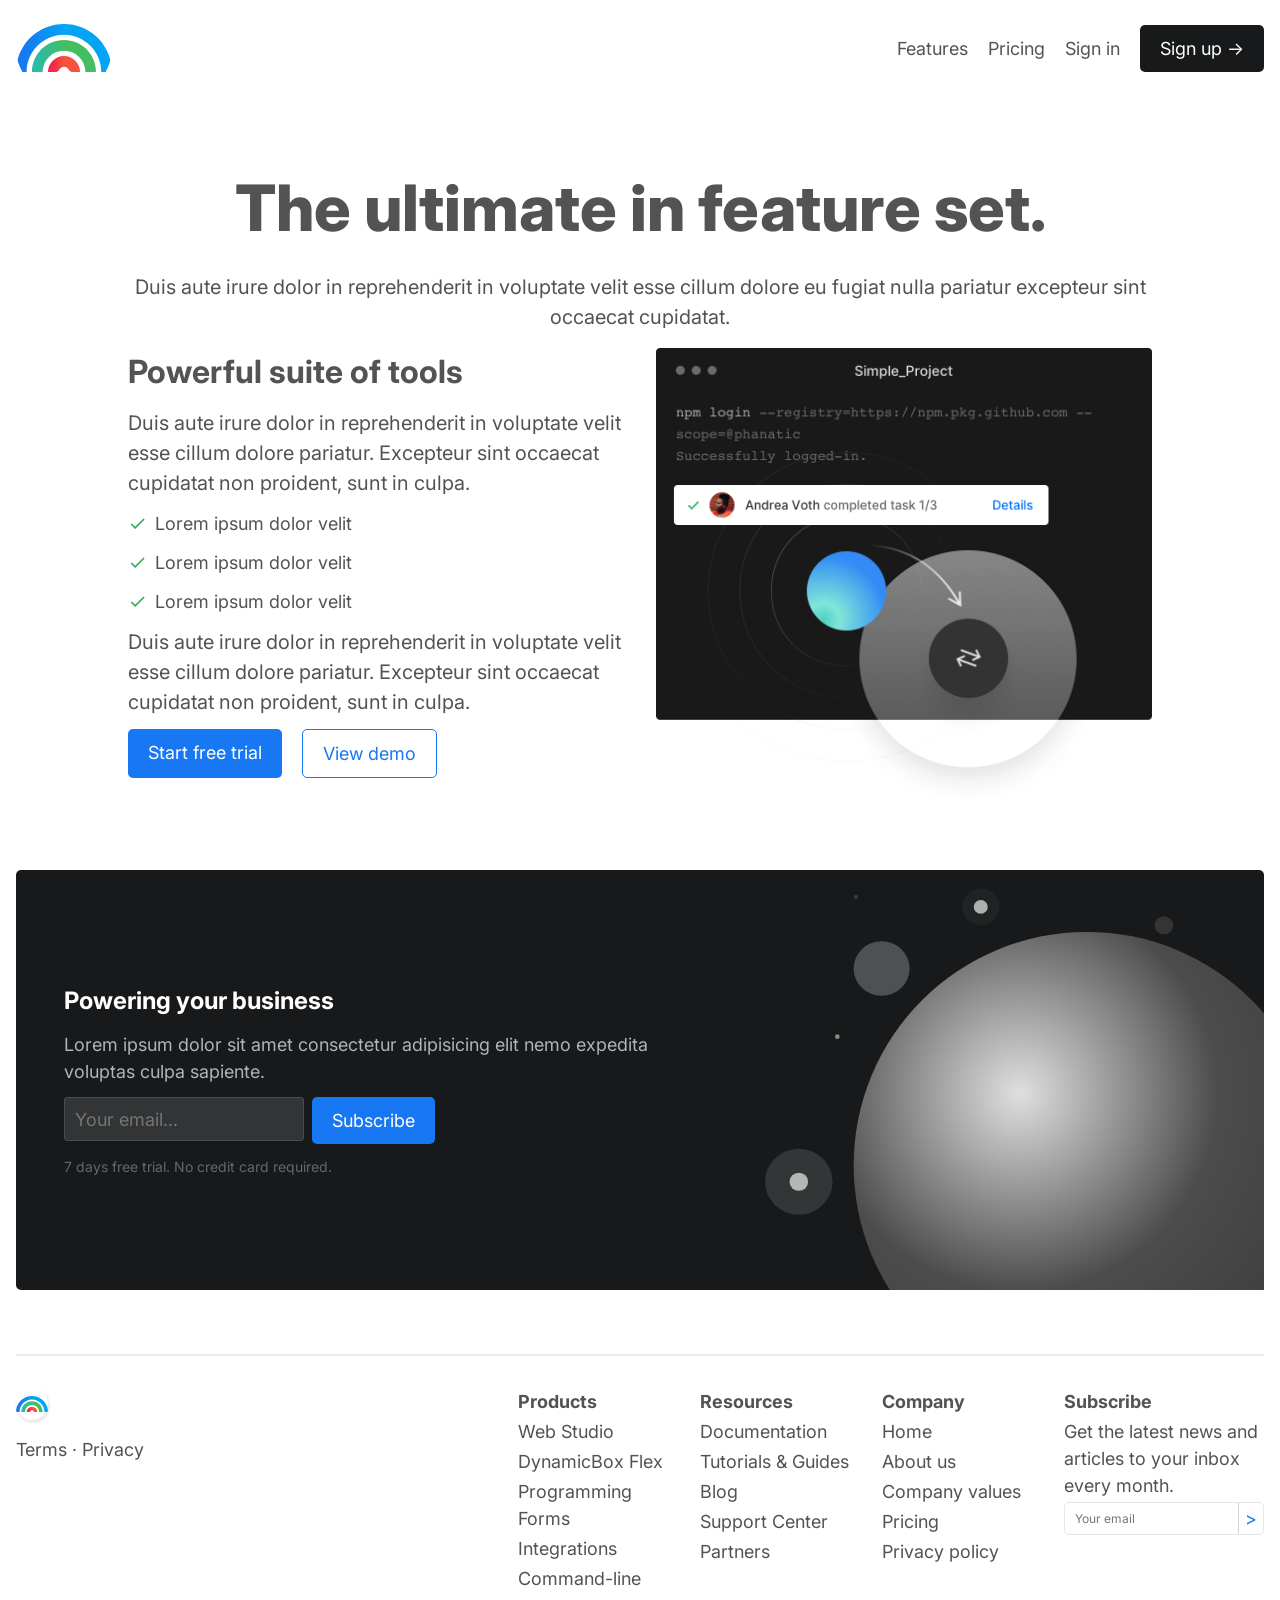
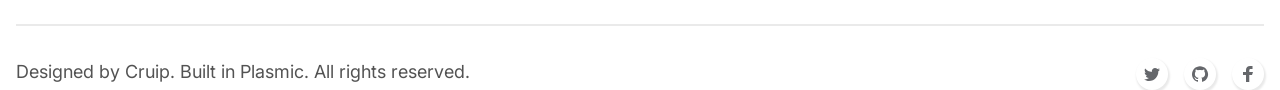
<file: features/index.html>
<!DOCTYPE html><html><head><meta charSet="utf-8"/><meta http-equiv="x-ua-compatible" content="ie=edge"/><meta name="viewport" content="width=device-width, initial-scale=1, shrink-to-fit=no"/><style data-href="/styles.b6cfdeab8f639280e43c.css" id="gatsby-global-css">@import url(https://fonts.googleapis.com/css2?family=Inter%3Aital%2Cwght%400%2C400%3B0%2C700%3B0%2C800&display=swap);.__wab_flex-container{display:flex;flex:1 1;align-self:stretch;width:100%;height:100%;pointer-events:none}.__wab_flex-container>*{pointer-events:auto}.__wab_slot{display:contents}.__wab_slot-string-wrapper{position:relative}.__wab_passthrough{display:contents}.plasmic__default_style-module--all--NwouX{display:block;white-space:inherit;grid-row:auto;grid-column:auto;position:relative;background-size:100% 100%;background-repeat:no-repeat;box-shadow:none;box-sizing:border-box;-webkit-text-decoration-line:none;text-decoration-line:none;transition-property:all;transition-timing-function:ease;transition-delay:0s;transition-duration:0s;margin:0;border-width:0}.plasmic__default_style-module--img--d4eRd{display:inline-block}.plasmic__default_style-module--input--3z4EB{background:#fff}.plasmic__default_style-module--input--3z4EB,.plasmic__default_style-module--textarea--2n2Bv{padding:2px}.plasmic__default_style-module--button--2OAT1,.plasmic__default_style-module--input--3z4EB,.plasmic__default_style-module--textarea--2n2Bv{font-family:inherit;line-height:inherit;font-size:inherit;font-style:inherit;font-weight:inherit;color:inherit;text-transform:inherit;border:1px solid #d3d3d3}.plasmic__default_style-module--button--2OAT1{padding:2px 6px;background:none}.plasmic__default_style-module--code--qrmDz,.plasmic__default_style-module--pre--1HHC9{font-family:inherit;line-height:inherit}.plasmic__default_style-module--h1--qml5W,.plasmic__default_style-module--h2--3nLoH,.plasmic__default_style-module--h3--2ayUN,.plasmic__default_style-module--h4--1KNLF,.plasmic__default_style-module--h5--35CvV,.plasmic__default_style-module--h6--42pkB{font-size:inherit;font-weight:inherit}.plasmic__default_style-module--address--3PB8K{font-style:inherit}.plasmic__default_style-module--ol--2CtmU,.plasmic__default_style-module--ul--3gvW3{list-style-type:none;padding:0}.plasmic__default_style-module--select--OgoL-{padding:2px 6px}.plasmic__default_style-module--li--mJJH6{list-style-type:none}.plasmic__default_style-module--plasmic_default__component_wrapper--37IPe{display:grid}.plasmic__default_style-module--__wab_text--2gtvC{display:inline-block}.plasmic__default_style-module--plasmic_page_wrapper--3NE1W{display:flex;width:100%;min-height:100vh;align-items:stretch;align-self:start}.plasmic__default_style-module--plasmic_page_wrapper--3NE1W>*{height:auto!important}.plasmic_simple_light_landing_page-module--root_reset--2EBrY{font-family:Inter;font-size:18px;font-weight:400;font-style:normal;color:#535353;text-align:left;text-transform:none;line-height:1.5;letter-spacing:normal;white-space:pre-wrap}.PlasmicAvatar-module--root--1Gkr6{display:flex;width:96px;height:96px;position:relative;overflow:hidden;border-radius:48px}.PlasmicLinkButton-module--root--TwnoS{display:inline-flex;width:auto;height:auto;position:relative;border-radius:5px;padding:10px 20px}.PlasmicLinkButton-module--root__type_solidBlue--cVvqD{background:#1877f2}.PlasmicLinkButton-module--root__type_solidBlack--tMrbS{background:#18191a}.PlasmicLinkButton-module--root__type_outlineBlue--2fru8{border:1px solid #1877f2}.PlasmicLinkButton-module--root__type_small--3CK-7{padding:0}.PlasmicLinkButton-module--root__type_solidBlue--cVvqD:hover{background:#1763cf}.PlasmicLinkButton-module--root__type_solidBlack--tMrbS:hover{background:#323436}.PlasmicLinkButton-module--slotText__type_solidBlack--XMiDQ,.PlasmicLinkButton-module--slotText__type_solidBlue--Pg-cX{color:#fff}.PlasmicLinkButton-module--slotText__type_outlineBlue--33i6f{color:#1877f2}.PlasmicHeader-module--root--3tBYv{display:flex;width:100%;height:auto;position:relative;justify-content:space-between;min-width:0}.PlasmicHeader-module--avatar--3QKRT.__wab_instance{position:relative;flex-shrink:0}.PlasmicHeader-module--svg--o-8P5{position:relative;-o-object-fit:cover;object-fit:cover;width:100%;height:100%;min-width:0;min-height:0}.PlasmicHeader-module--box--2J29a{display:inline-flex;position:relative;flex-direction:row;width:auto}.PlasmicHeader-module--box--2J29a>.__wab_flex-container{flex-direction:row;align-items:center;justify-content:flex-start;margin-left:-20px;width:calc(100% + 20px)}.PlasmicHeader-module--box--2J29a>.__wab_flex-container>*,.PlasmicHeader-module--box--2J29a>.__wab_flex-container>.__wab_slot>*{margin-left:20px}@media (min-width:0px) and (max-width:768px){.PlasmicHeader-module--box--2J29a>.__wab_flex-container{margin-left:-16px;width:calc(100% + 16px);margin-top:0;height:100%}}@media (min-width:0px) and (max-width:768px){.PlasmicHeader-module--box--2J29a>.__wab_flex-container>*,.PlasmicHeader-module--box--2J29a>.__wab_flex-container>.__wab_slot>*{margin-left:16px;margin-top:0}}.PlasmicHeader-module--linkButton___1F6Es--3e1V_.__wab_instance,.PlasmicHeader-module--linkButton__c4FdG--1Xpai.__wab_instance,.PlasmicHeader-module--linkButton__rqo9L--2LgR4.__wab_instance,.PlasmicHeader-module--linkButton__zi6--3Ic00.__wab_instance{position:relative}.PlasmicTopSection-module--root--8bAT5{height:100%;min-height:0}.PlasmicTopSection-module--box___35AJo--2kl9Q,.PlasmicTopSection-module--root--8bAT5{display:flex;width:100%;position:relative;flex-direction:column;min-width:0}.PlasmicTopSection-module--box___35AJo--2kl9Q>.__wab_flex-container{flex-direction:column;align-items:center;justify-content:flex-start;margin-top:-32px;height:calc(100% + 32px)}.PlasmicTopSection-module--box___35AJo--2kl9Q>.__wab_flex-container>*,.PlasmicTopSection-module--box___35AJo--2kl9Q>.__wab_flex-container>.__wab_slot>*{margin-top:32px}.PlasmicTopSection-module--box__jOamN--8qeO-{display:flex;position:relative;flex-direction:column;width:100%;max-width:1000px;min-width:0}.PlasmicTopSection-module--box__jOamN--8qeO->.__wab_flex-container{flex-direction:column;align-items:stretch;justify-content:flex-start;margin-top:-32px;height:calc(100% + 32px)}.PlasmicTopSection-module--box__jOamN--8qeO->.__wab_flex-container>*,.PlasmicTopSection-module--box__jOamN--8qeO->.__wab_flex-container>.__wab_slot>*{margin-top:32px}.PlasmicTopSection-module--box__iWrz--3Drad{display:flex;position:relative;flex-direction:column;align-items:stretch;justify-content:flex-start}.PlasmicTopSection-module--box__y7IZq--2zqKJ{font-size:96px;font-weight:700;text-align:center;line-height:1}@media (min-width:0px) and (max-width:768px){.PlasmicTopSection-module--box__y7IZq--2zqKJ{font-size:48px}}.PlasmicTopSection-module--box___8AzHj--3ZBhl{font-size:96px;font-weight:700;text-align:center;line-height:1;color:rgba(51,140,245,0);background:linear-gradient(90deg,#338cf5,#4fd1c5) 0 0/100% 100%;background-clip:text;-webkit-background-clip:text}@media (min-width:0px) and (max-width:768px){.PlasmicTopSection-module--box___8AzHj--3ZBhl{font-size:48px}}.PlasmicTopSection-module--box__qpES--3149w{position:relative;font-size:20px;text-align:center}@media (min-width:0px) and (max-width:768px){.PlasmicTopSection-module--box__qpES--3149w{font-size:24px}}.PlasmicTopSection-module--box__vXQy--1yQyV{display:flex;position:relative;flex-direction:row}.PlasmicTopSection-module--box__vXQy--1yQyV>.__wab_flex-container{flex-direction:row;align-items:stretch;justify-content:flex-start;margin-left:-12px;width:calc(100% + 12px)}.PlasmicTopSection-module--box__vXQy--1yQyV>.__wab_flex-container>*,.PlasmicTopSection-module--box__vXQy--1yQyV>.__wab_flex-container>.__wab_slot>*{margin-left:12px}.PlasmicTopSection-module--linkButton__ePvnf--21S_R.__wab_instance,.PlasmicTopSection-module--linkButton__fjMoV--11W6P.__wab_instance{position:relative}.PlasmicTopSection-module--box__ujdc2--9rCuG{display:flex;position:relative;flex-direction:column;align-items:center;justify-content:flex-start;width:100%;max-width:1000px;min-width:0}.PlasmicTopSection-module--img--22FGd{position:relative;-o-object-fit:cover;object-fit:cover;width:100%;height:100%;min-width:0;min-height:0}.PlasmicSection-module--root--KcsJu{display:flex;width:100%;height:auto;position:relative;flex-direction:column;max-width:1024px;min-width:0}.PlasmicSection-module--root--KcsJu>.__wab_flex-container{flex-direction:column;justify-content:center;align-items:center;margin-top:-16px;height:calc(100% + 16px)}.PlasmicSection-module--root--KcsJu>.__wab_flex-container>*,.PlasmicSection-module--root--KcsJu>.__wab_flex-container>.__wab_slot>*{margin-top:16px}.PlasmicSection-module--slotTitle--3L92y{font-size:64px;font-weight:800;text-align:center}@media (min-width:0px) and (max-width:768px){.PlasmicSection-module--slotTitle--3L92y{font-size:48px}}.PlasmicSection-module--slotSubtitle--3_hg6{font-size:20px;text-align:center}@media (min-width:0px) and (max-width:768px){.PlasmicSection-module--slotSubtitle--3_hg6{font-size:24px}}.PlasmicFeatureCard-module--root--pXa-D{display:flex;width:352px;height:195px;position:relative;flex-direction:column;box-shadow:0 20px 25px -5px rgba(0,0,0,.12),0 10px 10px -5px rgba(0,0,0,.02);border-radius:5px;padding:20px;background:#fff}.PlasmicFeatureCard-module--root--pXa-D>.__wab_flex-container{flex-direction:column;justify-content:center;align-items:center;margin-top:-10px;height:calc(100% + 10px)}.PlasmicFeatureCard-module--root--pXa-D>.__wab_flex-container>*,.PlasmicFeatureCard-module--root--pXa-D>.__wab_flex-container>.__wab_slot>*{margin-top:10px}.PlasmicFeatureCard-module--root__long--Z3-XW{height:auto;width:100%;display:flex;flex-direction:row;min-width:0}.PlasmicFeatureCard-module--root__long--Z3-XW>.__wab_flex-container{flex-direction:row;justify-content:space-between;margin-left:-10px;width:calc(100% + 10px);margin-top:0;height:100%}.PlasmicFeatureCard-module--root__long--Z3-XW>.__wab_flex-container>*,.PlasmicFeatureCard-module--root__long--Z3-XW>.__wab_flex-container>.__wab_slot>*{margin-left:10px;margin-top:0}.PlasmicFeatureCard-module--box__nvU7X--nKlqC{display:flex;position:relative;flex-direction:row;align-items:center;justify-content:center;overflow:hidden;border-radius:32px}.PlasmicFeatureCard-module--box___08Tqt--de6Vv{display:flex;position:relative;flex-direction:row;align-items:center;justify-content:center;width:64px;height:64px;flex-shrink:0;background:#1763cf}.PlasmicFeatureCard-module--box__uNrW3--3s3vC{display:flex;position:relative;flex-direction:column;align-items:stretch;justify-content:flex-start}.PlasmicFeatureCard-module--box__long__uNrW3GgthD--3sU8h{align-items:flex-start}.PlasmicFeatureCard-module--slotTitle--ikjab{font-size:20px;font-weight:700;text-align:center}.PlasmicFeatureCard-module--slotDescription--qbOZz{color:#96999e;text-align:center}.PlasmicFeatureCard-module--slotDescription__long--2x1ry{text-align:left}.PlasmicFeatureCard-module--box__vMPh--270Qg{display:flex;position:relative;flex-direction:column;align-items:stretch;justify-content:flex-start}.PlasmicFeatureCard-module--box__long__vMPhGgthD--2xFtY{width:32px;height:32px;overflow:hidden;justify-content:center;align-items:center;box-shadow:1px 1px 1px 0 #eaeaea;flex-shrink:0;border-radius:16px;background:#fff;border:1px solid #eaeaea}.PlasmicTestimonial-module--root--3msAY{display:flex;position:relative;flex-direction:column;align-items:stretch;justify-content:flex-start}.PlasmicTestimonial-module--avatar--1DiFA.__wab_instance{position:absolute;left:44.01%;top:-28px;z-index:2;flex-shrink:0}.PlasmicTestimonial-module--img--1x28a{position:relative;-o-object-fit:cover;object-fit:cover;width:100%;height:100%;min-width:0;min-height:0}.PlasmicTestimonial-module--svg--5jvBC{position:absolute;-o-object-fit:cover;object-fit:cover;width:64px;height:64px;left:52%;top:-40px;color:#1877f2;z-index:1;flex-shrink:0}.PlasmicTestimonial-module--box___1GvJf--K_HBR{display:flex;width:100%;height:auto;max-width:768px;flex-direction:column;min-width:0;padding:80px 48px 32px;border:2px solid #c9ccd1}.PlasmicTestimonial-module--box___1GvJf--K_HBR>.__wab_flex-container{flex-direction:column;align-items:center;justify-content:center;margin-top:-10px;height:calc(100% + 10px)}.PlasmicTestimonial-module--box___1GvJf--K_HBR>.__wab_flex-container>*,.PlasmicTestimonial-module--box___1GvJf--K_HBR>.__wab_flex-container>.__wab_slot>*{margin-top:10px}.PlasmicTestimonial-module--box___95Kcn--1oL0L{position:relative}.PlasmicTestimonial-module--box__fr3Fj--1T_yx{position:relative;font-weight:700}.PlasmicTestimonial-module--box___7W4Yy--3cDhs{position:relative;color:#65676b}.PlasmicBaseCard-module--root--1zPAV{display:flex;width:100%;height:auto;position:relative;flex-direction:column;box-shadow:0 20px 25px -5px rgba(0,0,0,.12),0 10px 10px -5px rgba(0,0,0,.02);min-width:0;border-radius:5px;padding:20px;background:#fff}.PlasmicBaseCard-module--root--1zPAV>.__wab_flex-container{flex-direction:column;justify-content:center;align-items:stretch;margin-top:-10px;height:calc(100% + 10px)}.PlasmicBaseCard-module--root--1zPAV>.__wab_flex-container>*,.PlasmicBaseCard-module--root--1zPAV>.__wab_flex-container>.__wab_slot>*{margin-top:10px}.PlasmicBaseCard-module--root__long--2kAzV{height:auto;width:100%;display:flex;flex-direction:row;min-width:0}.PlasmicBaseCard-module--root__long--2kAzV>.__wab_flex-container{flex-direction:row;justify-content:space-between;margin-left:-10px;width:calc(100% + 10px);margin-top:0;height:100%}.PlasmicBaseCard-module--root__long--2kAzV>.__wab_flex-container>*,.PlasmicBaseCard-module--root__long--2kAzV>.__wab_flex-container>.__wab_slot>*{margin-left:10px;margin-top:0}.PlasmicBaseCard-module--box__n1Zs6--3lkft{display:flex;position:relative;flex-direction:column;align-items:stretch;justify-content:flex-start}.PlasmicBaseCard-module--box__long__n1Zs6UsNhq--3-07i{align-items:flex-start}.PlasmicBaseCard-module--slotChildren--1N2CK{text-align:center}.PlasmicBaseCard-module--slotChildren__long--3afQk{text-align:left}.PlasmicBaseCard-module--box__mUNgN--3vSb_{display:flex;position:relative;flex-direction:column;align-items:stretch;justify-content:flex-start}.PlasmicBaseCard-module--box__long__mUNgNUsNhq--2JHM4{width:32px;height:32px;overflow:hidden;justify-content:center;align-items:center;box-shadow:1px 1px 1px 0 #eaeaea;flex-shrink:0;border-radius:16px;background:#fff;border:1px solid #eaeaea}.PlasmicBullet-module--root--2m8c8{display:flex;flex-direction:row;position:relative}.PlasmicBullet-module--root--2m8c8>.__wab_flex-container{flex-direction:row;align-items:center;justify-content:flex-start;margin-left:-8px;width:calc(100% + 8px)}.PlasmicBullet-module--root--2m8c8>.__wab_flex-container>*,.PlasmicBullet-module--root--2m8c8>.__wab_flex-container>.__wab_slot>*{margin-left:8px}.PlasmicBullet-module--svg--1ZvCg{-o-object-fit:cover;object-fit:cover;width:19px;height:19px;color:#32ab4f;flex-shrink:0}.PlasmicHomeCta-module--root--Zw6e1{display:flex;width:100%;height:auto;position:relative;justify-content:space-between;max-height:420px;min-width:0;border-radius:5px;background:#18191a}@media (min-width:0px) and (max-width:768px){.PlasmicHomeCta-module--root--Zw6e1{width:100%;height:100%;min-width:0;min-height:0}}.PlasmicHomeCta-module--box__abBeg--2p2do{display:flex;position:relative;flex-direction:column;width:60%;padding:32px 48px}.PlasmicHomeCta-module--box__abBeg--2p2do>.__wab_flex-container{flex-direction:column;align-items:stretch;justify-content:center;margin-top:-12px;height:calc(100% + 12px)}.PlasmicHomeCta-module--box__abBeg--2p2do>.__wab_flex-container>*,.PlasmicHomeCta-module--box__abBeg--2p2do>.__wab_flex-container>.__wab_slot>*{margin-top:12px}@media (min-width:0px) and (max-width:768px){.PlasmicHomeCta-module--box__abBeg--2p2do{width:100%;min-width:0}}.PlasmicHomeCta-module--box___1IlZc--2lLcZ{position:relative;color:#fff;font-size:24px;font-weight:700}.PlasmicHomeCta-module--box__a4Xri--1HwlU{position:relative;color:#b0b3b8}.PlasmicHomeCta-module--box__kDxy7--2Rqxv{display:flex;position:relative;flex-direction:row}.PlasmicHomeCta-module--box__kDxy7--2Rqxv>.__wab_flex-container{flex-direction:row;align-items:stretch;justify-content:flex-start;margin-left:-8px;width:calc(100% + 8px)}.PlasmicHomeCta-module--box__kDxy7--2Rqxv>.__wab_flex-container>*,.PlasmicHomeCta-module--box__kDxy7--2Rqxv>.__wab_flex-container>.__wab_slot>*{margin-left:8px}@media (min-width:0px) and (max-width:768px){.PlasmicHomeCta-module--box__kDxy7--2Rqxv{display:flex;flex-direction:column}}@media (min-width:0px) and (max-width:768px){.PlasmicHomeCta-module--box__kDxy7--2Rqxv>.__wab_flex-container{flex-direction:column;align-items:flex-start;margin-left:0;width:100%;margin-top:-8px;height:calc(100% + 8px)}}@media (min-width:0px) and (max-width:768px){.PlasmicHomeCta-module--box__kDxy7--2Rqxv>.__wab_flex-container>*,.PlasmicHomeCta-module--box__kDxy7--2Rqxv>.__wab_flex-container>.__wab_slot>*{margin-left:0;margin-top:8px}}.PlasmicHomeCta-module--textbox--2Wlpu{position:relative;width:240px;color:#fff;padding-left:10px;padding-right:10px;height:44px;flex-shrink:0;border-radius:3px;background:#323436;border:1px solid #4a4c4f}@media (min-width:0px) and (max-width:768px){.PlasmicHomeCta-module--textbox--2Wlpu{width:100%;min-width:0}}.PlasmicHomeCta-module--linkButton--2vz6n.__wab_instance{position:relative}.PlasmicHomeCta-module--box__f5HwN--fb5Yl{position:relative;color:#65676b;font-size:14px}.PlasmicHomeCta-module--box__rMDr3--NRrFk{display:flex;position:relative;flex-direction:column;align-items:stretch;justify-content:flex-start;width:40%}.PlasmicHomeCta-module--svg--nLAA5{position:relative;-o-object-fit:cover;object-fit:cover;width:100%;height:100%;min-width:0;min-height:0}.PlasmicPlan-module--root--27EcQ.__wab_instance{position:relative}.PlasmicPlan-module--box__eL8Yu--3fAyD{display:flex;position:relative;flex-direction:column;align-items:stretch;justify-content:flex-start}.PlasmicPlan-module--box___6Py1F--1uMgu{display:flex;flex-direction:column}.PlasmicPlan-module--box___6Py1F--1uMgu>.__wab_flex-container{flex-direction:column;justify-content:center;margin-top:-8px;height:calc(100% + 8px)}.PlasmicPlan-module--box___6Py1F--1uMgu>.__wab_flex-container>*,.PlasmicPlan-module--box___6Py1F--1uMgu>.__wab_flex-container>.__wab_slot>*{margin-top:8px}.PlasmicPlan-module--slotName--1clZ5{font-size:20px;font-weight:700;text-align:center}.PlasmicPlan-module--box__o6GgJ--Cy_0Q{display:flex;position:relative;flex-direction:column;align-items:center;justify-content:flex-start;margin-top:21px!important}.PlasmicFaq-module--root--3wWsb.__wab_instance{position:relative}.PlasmicFaq-module--box__mxAp7--1LkTi{display:flex;position:relative;flex-direction:column}.PlasmicFaq-module--box__mxAp7--1LkTi>.__wab_flex-container{flex-direction:column;align-items:flex-start;justify-content:flex-start;margin-top:-8px;height:calc(100% + 8px)}.PlasmicFaq-module--box__mxAp7--1LkTi>.__wab_flex-container>*,.PlasmicFaq-module--box__mxAp7--1LkTi>.__wab_flex-container>.__wab_slot>*{margin-top:8px}.PlasmicFaq-module--box___6Kkm5--3Qjoi{display:flex;flex-direction:row}.PlasmicFaq-module--box__fdElp--3SNlt{display:flex;position:relative}.PlasmicFaq-module--slotChildren--QdhdI{font-size:20px;font-weight:700;text-align:left}.PlasmicFaq-module--slotSlot--3jldM{text-align:left}.PlasmicIconLink-module--root--1Hqm0{display:flex;width:32px;height:32px;position:relative}.PlasmicIconLink-module--box--2FNrj{display:flex;position:relative;flex-direction:row;align-items:center;justify-content:center;width:100%;height:100%;box-shadow:1px 2px 2px 1px #eaeaea;min-width:0;min-height:0;border-radius:16px;background:#fff}.PlasmicIconLink-module--slotIcon--2fXBx{color:#18191a}.PlasmicFooter-module--root--oyEUz{display:flex;width:100%;height:auto;position:relative;flex-direction:column;min-width:0}.PlasmicFooter-module--root--oyEUz>.__wab_flex-container{flex-direction:column;margin-top:-32px;height:calc(100% + 32px)}.PlasmicFooter-module--root--oyEUz>.__wab_flex-container>*,.PlasmicFooter-module--root--oyEUz>.__wab_flex-container>.__wab_slot>*{margin-top:32px}.PlasmicFooter-module--box___9T78H--3LUIt{display:block;position:relative;width:100%;height:1px;min-width:0;flex-shrink:0;border:1px solid #eaeaea}.PlasmicFooter-module--box___96JFl--1CbvM{display:flex;position:relative;flex-direction:row;left:auto;top:auto;width:100%;height:auto;min-width:0}.PlasmicFooter-module--box___96JFl--1CbvM>.__wab_flex-container{flex-direction:row;align-items:stretch;justify-content:space-between;margin-left:-20px;width:calc(100% + 20px)}.PlasmicFooter-module--box___96JFl--1CbvM>.__wab_flex-container>*,.PlasmicFooter-module--box___96JFl--1CbvM>.__wab_flex-container>.__wab_slot>*{margin-left:20px}@media (min-width:0px) and (max-width:768px){.PlasmicFooter-module--box___96JFl--1CbvM{display:flex;flex-direction:column}}@media (min-width:0px) and (max-width:768px){.PlasmicFooter-module--box___96JFl--1CbvM>.__wab_flex-container{flex-direction:column;margin-left:0;width:100%;margin-top:-32px;height:calc(100% + 32px)}}@media (min-width:0px) and (max-width:768px){.PlasmicFooter-module--box___96JFl--1CbvM>.__wab_flex-container>*,.PlasmicFooter-module--box___96JFl--1CbvM>.__wab_flex-container>.__wab_slot>*{margin-left:0;margin-top:32px}}.PlasmicFooter-module--box__bHiXt--2baHL{display:flex;position:relative;flex-direction:column;width:128px;flex-shrink:0}.PlasmicFooter-module--box__bHiXt--2baHL>.__wab_flex-container{flex-direction:column;align-items:stretch;justify-content:flex-start;margin-top:-16px;height:calc(100% + 16px)}.PlasmicFooter-module--box__bHiXt--2baHL>.__wab_flex-container>*,.PlasmicFooter-module--box__bHiXt--2baHL>.__wab_flex-container>.__wab_slot>*{margin-top:16px}.PlasmicFooter-module--iconLink___2IAgZ--yFXzL.__wab_instance{position:relative;flex-shrink:0}.PlasmicFooter-module--svg__qrjj--1aoBi{position:relative;-o-object-fit:cover;object-fit:cover;color:#65676b;width:32px;height:32px}.PlasmicFooter-module--box___2Hsao--eRV7Z{display:flex;position:relative;flex-direction:row;align-items:stretch;justify-content:flex-start}.PlasmicFooter-module--link__fLeD--2b03p{color:#535353}.PlasmicFooter-module--root--oyEUz .PlasmicFooter-module--link__fLeD--2b03p:hover{-webkit-text-decoration-line:underline;text-decoration-line:underline;color:#050505}.PlasmicFooter-module--box__bqm8J--2e7Z5{position:relative}.PlasmicFooter-module--link__lVcB--1ImnR{position:relative;color:#535353}.PlasmicFooter-module--root--oyEUz .PlasmicFooter-module--link__lVcB--1ImnR:hover{-webkit-text-decoration-line:underline;text-decoration-line:underline;color:#050505}.PlasmicFooter-module--box__bTafa--Dxn1d{display:flex;position:relative;flex-direction:row}.PlasmicFooter-module--box__bTafa--Dxn1d>.__wab_flex-container{flex-direction:row;align-items:stretch;justify-content:flex-end;margin-left:-32px;width:calc(100% + 32px)}.PlasmicFooter-module--box__bTafa--Dxn1d>.__wab_flex-container>*,.PlasmicFooter-module--box__bTafa--Dxn1d>.__wab_flex-container>.__wab_slot>*{margin-left:32px}@media (min-width:0px) and (max-width:768px){.PlasmicFooter-module--box__bTafa--Dxn1d{display:flex;flex-direction:column}}@media (min-width:0px) and (max-width:768px){.PlasmicFooter-module--box__bTafa--Dxn1d>.__wab_flex-container{flex-direction:column;margin-left:0;width:100%;margin-top:-32px;height:calc(100% + 32px)}}@media (min-width:0px) and (max-width:768px){.PlasmicFooter-module--box__bTafa--Dxn1d>.__wab_flex-container>*,.PlasmicFooter-module--box__bTafa--Dxn1d>.__wab_flex-container>.__wab_slot>*{margin-left:0;margin-top:32px}}.PlasmicFooter-module--box__bzJws--1ZSCX{display:flex;position:relative;flex-direction:column;width:150px;flex-shrink:0}.PlasmicFooter-module--box__bzJws--1ZSCX>.__wab_flex-container{flex-direction:column;align-items:stretch;justify-content:flex-start;margin-top:-3px;height:calc(100% + 3px)}.PlasmicFooter-module--box__bzJws--1ZSCX>.__wab_flex-container>*,.PlasmicFooter-module--box__bzJws--1ZSCX>.__wab_flex-container>.__wab_slot>*{margin-top:3px}.PlasmicFooter-module--box__yhiJp--1-iox{position:relative;font-weight:700}.PlasmicFooter-module--link__mbHnC--2xF5F{position:relative;color:#535353}.PlasmicFooter-module--root--oyEUz .PlasmicFooter-module--link__mbHnC--2xF5F:hover{color:#050505}.PlasmicFooter-module--link__gLt0--2MCpc{position:relative;color:#535353}.PlasmicFooter-module--root--oyEUz .PlasmicFooter-module--link__gLt0--2MCpc:hover{color:#050505}.PlasmicFooter-module--link__f2HoL--fqqJx{position:relative;color:#535353}.PlasmicFooter-module--root--oyEUz .PlasmicFooter-module--link__f2HoL--fqqJx:hover{color:#050505}.PlasmicFooter-module--link__ykUXy--1MKNM{position:relative;color:#535353}.PlasmicFooter-module--root--oyEUz .PlasmicFooter-module--link__ykUXy--1MKNM:hover{color:#050505}.PlasmicFooter-module--link__rDfp1--1H1YP{position:relative;color:#535353}.PlasmicFooter-module--root--oyEUz .PlasmicFooter-module--link__rDfp1--1H1YP:hover{color:#050505}.PlasmicFooter-module--box__chv5I--9i0GO{display:flex;position:relative;flex-direction:column;width:150px;flex-shrink:0}.PlasmicFooter-module--box__chv5I--9i0GO>.__wab_flex-container{flex-direction:column;align-items:stretch;justify-content:flex-start;margin-top:-3px;height:calc(100% + 3px)}.PlasmicFooter-module--box__chv5I--9i0GO>.__wab_flex-container>*,.PlasmicFooter-module--box__chv5I--9i0GO>.__wab_flex-container>.__wab_slot>*{margin-top:3px}.PlasmicFooter-module--box__dubvI--2TgJC{position:relative;font-weight:700}.PlasmicFooter-module--link__vGoDk--2QW30{position:relative;color:#535353}.PlasmicFooter-module--root--oyEUz .PlasmicFooter-module--link__vGoDk--2QW30:hover{color:#050505}.PlasmicFooter-module--link__y13Pe--2_1LS{position:relative;color:#535353}.PlasmicFooter-module--root--oyEUz .PlasmicFooter-module--link__y13Pe--2_1LS:hover{color:#050505}.PlasmicFooter-module--link__yEb6H--23Snv{position:relative;color:#535353}.PlasmicFooter-module--root--oyEUz .PlasmicFooter-module--link__yEb6H--23Snv:hover{color:#050505}.PlasmicFooter-module--link__rw31Q--1AEXC{position:relative;color:#535353}.PlasmicFooter-module--root--oyEUz .PlasmicFooter-module--link__rw31Q--1AEXC:hover{color:#050505}.PlasmicFooter-module--link__ml2Ai--3ZmEe{position:relative;color:#535353}.PlasmicFooter-module--root--oyEUz .PlasmicFooter-module--link__ml2Ai--3ZmEe:hover{color:#050505}.PlasmicFooter-module--box__hoc6X--2uGnn{display:flex;flex-direction:column;width:150px;flex-shrink:0}.PlasmicFooter-module--box__hoc6X--2uGnn>.__wab_flex-container{flex-direction:column;align-items:stretch;justify-content:flex-start;margin-top:-3px;height:calc(100% + 3px)}.PlasmicFooter-module--box__hoc6X--2uGnn>.__wab_flex-container>*,.PlasmicFooter-module--box__hoc6X--2uGnn>.__wab_flex-container>.__wab_slot>*{margin-top:3px}.PlasmicFooter-module--box__zx622--1Pr7R{position:relative;font-weight:700}.PlasmicFooter-module--link__ofspb--3vs1B{position:relative;color:#535353}.PlasmicFooter-module--root--oyEUz .PlasmicFooter-module--link__ofspb--3vs1B:hover{color:#050505}.PlasmicFooter-module--link___0Zd1B--yx8hd{position:relative;color:#535353}.PlasmicFooter-module--root--oyEUz .PlasmicFooter-module--link___0Zd1B--yx8hd:hover{color:#050505}.PlasmicFooter-module--link__nKnwD--LrUiK{position:relative;color:#535353}.PlasmicFooter-module--root--oyEUz .PlasmicFooter-module--link__nKnwD--LrUiK:hover{color:#050505}.PlasmicFooter-module--link__sHMr1--3eUpu{position:relative;color:#535353}.PlasmicFooter-module--root--oyEUz .PlasmicFooter-module--link__sHMr1--3eUpu:hover{color:#050505}.PlasmicFooter-module--link__wkgDi--6HXvP{position:relative;color:#535353}.PlasmicFooter-module--root--oyEUz .PlasmicFooter-module--link__wkgDi--6HXvP:hover{color:#050505}.PlasmicFooter-module--box__gRjTr--1HNKC{display:flex;position:relative;flex-direction:column;width:200px;flex-shrink:0}.PlasmicFooter-module--box__gRjTr--1HNKC>.__wab_flex-container{flex-direction:column;align-items:stretch;justify-content:flex-start;margin-top:-3px;height:calc(100% + 3px)}.PlasmicFooter-module--box__gRjTr--1HNKC>.__wab_flex-container>*,.PlasmicFooter-module--box__gRjTr--1HNKC>.__wab_flex-container>.__wab_slot>*{margin-top:3px}.PlasmicFooter-module--box__vlIft--2EMoZ{position:relative;font-weight:700}.PlasmicFooter-module--box___88YUr--26vNW{position:relative}.PlasmicFooter-module--box__gvCz5--3QNc8{display:flex;position:relative;flex-direction:row;align-items:center;justify-content:center;width:100%;min-width:0;border-radius:5px;border:1px solid #e4e6eb}.PlasmicFooter-module--textbox--1O3a3{position:relative;width:100%;padding-left:10px;padding-right:10px;font-size:12px;min-width:0;border-width:0}.PlasmicFooter-module--button--27DKR{position:relative;color:#1877f2;border-width:0 0 0 1px;border-left-style:solid}.PlasmicFooter-module--box__vdwgu--2TGYI{display:block;position:relative;width:100%;height:1px;min-width:0;flex-shrink:0;border:1px solid #eaeaea}.PlasmicFooter-module--box__rPu8U--2hnva{display:flex;position:relative;flex-direction:row;align-items:stretch;justify-content:space-between;left:auto;top:auto;width:100%;height:auto;min-width:0}@media (min-width:0px) and (max-width:768px){.PlasmicFooter-module--box__rPu8U--2hnva{display:flex;flex-direction:column}}@media (min-width:0px) and (max-width:768px){.PlasmicFooter-module--box__rPu8U--2hnva>.__wab_flex-container{flex-direction:column;margin-left:0;width:100%;margin-top:-8px;height:calc(100% + 8px)}}@media (min-width:0px) and (max-width:768px){.PlasmicFooter-module--box__rPu8U--2hnva>.__wab_flex-container>*,.PlasmicFooter-module--box__rPu8U--2hnva>.__wab_flex-container>.__wab_slot>*{margin-left:0;margin-top:8px}}.PlasmicFooter-module--box__tE7R--1m2TJ{display:flex;position:relative;flex-direction:row;align-items:stretch;justify-content:flex-start}.PlasmicFooter-module--link___0Stmo--1O3oI{position:relative;color:#535353;height:auto}.PlasmicFooter-module--root--oyEUz .PlasmicFooter-module--link___0Stmo--1O3oI:hover{-webkit-text-decoration-line:underline;text-decoration-line:underline}.PlasmicFooter-module--link___5VYfr--2OgWo{position:relative;color:#535353}.PlasmicFooter-module--root--oyEUz .PlasmicFooter-module--link___5VYfr--2OgWo:hover{-webkit-text-decoration-line:underline;text-decoration-line:underline}.PlasmicFooter-module--box__y0NHr--hwE6t{position:relative;height:auto;width:auto;display:inline-block}.PlasmicFooter-module--box__qjK9M--3rhuI{display:flex;position:relative;flex-direction:row}.PlasmicFooter-module--box__qjK9M--3rhuI>.__wab_flex-container{flex-direction:row;align-items:stretch;justify-content:flex-start;margin-left:-16px;width:calc(100% + 16px)}.PlasmicFooter-module--box__qjK9M--3rhuI>.__wab_flex-container>*,.PlasmicFooter-module--box__qjK9M--3rhuI>.__wab_flex-container>.__wab_slot>*{margin-left:16px}.PlasmicFooter-module--iconLink__oyltA--35VBh.__wab_instance{position:relative;flex-shrink:0}.PlasmicFooter-module--svg__gsb2Y--29E7J{position:relative;-o-object-fit:cover;object-fit:cover;color:#65676b;width:32px;height:32px}.PlasmicFooter-module--root--oyEUz .PlasmicFooter-module--svg__gsb2Y--29E7J:hover{color:#18191a}.PlasmicFooter-module--iconLink__qiaSq--2hABF.__wab_instance{position:relative;flex-shrink:0}.PlasmicFooter-module--svg___1VgcN---NpyF{position:relative;-o-object-fit:cover;object-fit:cover;color:#65676b;width:32px;height:32px}.PlasmicFooter-module--root--oyEUz .PlasmicFooter-module--svg___1VgcN---NpyF:hover{color:#18191a}.PlasmicFooter-module--iconLink___1HgOu--c-tm9.__wab_instance{position:relative;flex-shrink:0}.PlasmicFooter-module--svg__xqGT--1NTTG{position:relative;-o-object-fit:cover;object-fit:cover;color:#65676b;width:32px;height:32px}.PlasmicFooter-module--root--oyEUz .PlasmicFooter-module--svg__xqGT--1NTTG:hover{color:#18191a}.PlasmicFeatures-module--root--1GOzQ{display:flex;position:relative;flex-direction:column;align-items:center;justify-content:flex-start;width:100%;height:100%;padding-right:16px;padding-left:16px;min-width:0;min-height:0}@media (min-width:0px) and (max-width:768px){.PlasmicFeatures-module--root--1GOzQ{width:100%;height:100%;min-width:0;min-height:0}}.PlasmicFeatures-module--box__kyKyW--1Dnd5{display:flex;width:100%;height:auto;flex-direction:column;max-width:1600px;min-width:0}.PlasmicFeatures-module--box__kyKyW--1Dnd5>.__wab_flex-container{flex-direction:column;justify-content:flex-start;align-items:center;margin-top:-64px;height:calc(100% + 64px)}.PlasmicFeatures-module--box__kyKyW--1Dnd5>.__wab_flex-container>*,.PlasmicFeatures-module--box__kyKyW--1Dnd5>.__wab_flex-container>.__wab_slot>*{margin-top:64px}.PlasmicFeatures-module--header--1Ld5D.__wab_instance,.PlasmicFeatures-module--section--AVnp2.__wab_instance{position:relative}.PlasmicFeatures-module--box__jsQB--v8ljY{display:flex;position:relative;flex-direction:row;width:100%;min-width:0}.PlasmicFeatures-module--box__jsQB--v8ljY>.__wab_flex-container{flex-direction:row;align-items:stretch;justify-content:flex-start;margin-left:-32px;width:calc(100% + 32px)}.PlasmicFeatures-module--box__jsQB--v8ljY>.__wab_flex-container>*,.PlasmicFeatures-module--box__jsQB--v8ljY>.__wab_flex-container>.__wab_slot>*{margin-left:32px}@media (min-width:0px) and (max-width:768px){.PlasmicFeatures-module--box__jsQB--v8ljY{display:flex;flex-direction:column}}@media (min-width:0px) and (max-width:768px){.PlasmicFeatures-module--box__jsQB--v8ljY>.__wab_flex-container{flex-direction:column;margin-left:0;width:100%}}@media (min-width:0px) and (max-width:768px){.PlasmicFeatures-module--box__jsQB--v8ljY>.__wab_flex-container>*,.PlasmicFeatures-module--box__jsQB--v8ljY>.__wab_flex-container>.__wab_slot>*{margin-left:0}}.PlasmicFeatures-module--box__qWyUj--1JD9s{display:flex;position:relative;flex-direction:column;width:50%}.PlasmicFeatures-module--box__qWyUj--1JD9s>.__wab_flex-container{flex-direction:column;align-items:stretch;justify-content:flex-start;margin-top:-12px;height:calc(100% + 12px)}.PlasmicFeatures-module--box__qWyUj--1JD9s>.__wab_flex-container>*,.PlasmicFeatures-module--box__qWyUj--1JD9s>.__wab_flex-container>.__wab_slot>*{margin-top:12px}@media (min-width:0px) and (max-width:768px){.PlasmicFeatures-module--box__qWyUj--1JD9s{width:100%;min-width:0}}.PlasmicFeatures-module--box__jMq46--16O2S{position:relative;font-size:32px;font-weight:700;text-align:left}.PlasmicFeatures-module--box__luGmS--31cIm{position:relative;text-align:left}.PlasmicFeatures-module--bullet__dn95R--3V_DC.__wab_instance,.PlasmicFeatures-module--bullet__hflHf--i0TuM.__wab_instance,.PlasmicFeatures-module--bullet__oXkBp--18d3e.__wab_instance{position:relative}.PlasmicFeatures-module--box__u5Pfj--3f6az{position:relative;text-align:left}.PlasmicFeatures-module--box__p3En6--1H2VB{display:flex;position:relative;flex-direction:row}.PlasmicFeatures-module--box__p3En6--1H2VB>.__wab_flex-container{flex-direction:row;align-items:stretch;justify-content:flex-start;margin-left:-20px;width:calc(100% + 20px)}.PlasmicFeatures-module--box__p3En6--1H2VB>.__wab_flex-container>*,.PlasmicFeatures-module--box__p3En6--1H2VB>.__wab_flex-container>.__wab_slot>*{margin-left:20px}.PlasmicFeatures-module--box__hmnzI--1b3e-{display:flex;position:relative;flex-direction:column;align-items:stretch;justify-content:flex-start;width:50%}@media (min-width:0px) and (max-width:768px){.PlasmicFeatures-module--box__hmnzI--1b3e-{width:100%;min-width:0}}.PlasmicFeatures-module--img__z5Tpg--1k9jW{position:relative;-o-object-fit:cover;object-fit:cover;width:100%;min-width:0}.PlasmicFeatures-module--img__ynpKo--2s0An{position:absolute;-o-object-fit:cover;object-fit:cover;left:0;top:30%;width:90%}.PlasmicFeatures-module--footer--2Pg4E.__wab_instance,.PlasmicFeatures-module--homeCta--3_pJJ.__wab_instance{position:relative}.PlasmicHome-module--root--1gFl-{display:flex;position:relative;flex-direction:column;align-items:center;justify-content:flex-start;width:100%;height:100%;padding-right:16px;padding-left:16px;min-width:0;min-height:0}@media (min-width:0px) and (max-width:768px){.PlasmicHome-module--root--1gFl-{width:100%;height:100%;min-width:0;min-height:0}}.PlasmicHome-module--box__aoAxK--f00-E{display:flex;width:100%;height:auto;flex-direction:column;max-width:1600px;min-width:0}.PlasmicHome-module--box__aoAxK--f00-E>.__wab_flex-container{flex-direction:column;justify-content:flex-start;align-items:center;margin-top:-64px;height:calc(100% + 64px)}.PlasmicHome-module--box__aoAxK--f00-E>.__wab_flex-container>*,.PlasmicHome-module--box__aoAxK--f00-E>.__wab_flex-container>.__wab_slot>*{margin-top:64px}.PlasmicHome-module--header--3iv3Y.__wab_instance,.PlasmicHome-module--section__kLLuq--1AI-h.__wab_instance,.PlasmicHome-module--topSection--2mmhM.__wab_instance{position:relative}.PlasmicHome-module--box___03Ro9--3dkRf{display:flex;position:relative;flex-direction:row;width:100%;min-width:0}.PlasmicHome-module--box___03Ro9--3dkRf>.__wab_flex-container{flex-direction:row;align-items:stretch;justify-content:flex-start;margin-left:-32px;width:calc(100% + 32px)}.PlasmicHome-module--box___03Ro9--3dkRf>.__wab_flex-container>*,.PlasmicHome-module--box___03Ro9--3dkRf>.__wab_flex-container>.__wab_slot>*{margin-left:32px}@media (min-width:0px) and (max-width:768px){.PlasmicHome-module--box___03Ro9--3dkRf{display:flex;flex-direction:column}}@media (min-width:0px) and (max-width:768px){.PlasmicHome-module--box___03Ro9--3dkRf>.__wab_flex-container{flex-direction:column;justify-content:flex-start;align-items:center;margin-left:0;width:100%;margin-top:-12px;height:calc(100% + 12px)}}@media (min-width:0px) and (max-width:768px){.PlasmicHome-module--box___03Ro9--3dkRf>.__wab_flex-container>*,.PlasmicHome-module--box___03Ro9--3dkRf>.__wab_flex-container>.__wab_slot>*{margin-left:0;margin-top:12px}}.PlasmicHome-module--box__tJq4L--21vZw{display:flex;position:relative;flex-direction:column;width:50%}.PlasmicHome-module--box__tJq4L--21vZw>.__wab_flex-container{flex-direction:column;align-items:stretch;justify-content:flex-start;margin-top:-12px;height:calc(100% + 12px)}.PlasmicHome-module--box__tJq4L--21vZw>.__wab_flex-container>*,.PlasmicHome-module--box__tJq4L--21vZw>.__wab_flex-container>.__wab_slot>*{margin-top:12px}@media (min-width:0px) and (max-width:768px){.PlasmicHome-module--box__tJq4L--21vZw{width:100%;min-width:0}}.PlasmicHome-module--box__gkoQh--16ueH{position:relative;font-size:32px;font-weight:700}.PlasmicHome-module--box__cp5Y5--29Qw8{position:relative;color:#96999e}.PlasmicHome-module--featureCard__xESy--13uUP.__wab_instance{position:relative}.PlasmicHome-module--svg__r0SsE--1XP32{width:16px;height:16px;position:relative;-o-object-fit:cover;object-fit:cover}.PlasmicHome-module--featureCard__vjuTc--2BZt7.__wab_instance{position:relative}.PlasmicHome-module--svg__vM8JN--6shhK{width:16px;height:16px;position:relative;-o-object-fit:cover;object-fit:cover}.PlasmicHome-module--featureCard__cOEj--Qoioz.__wab_instance{position:relative}.PlasmicHome-module--svg__kdA5H--252de{width:16px;height:16px;position:relative;-o-object-fit:cover;object-fit:cover}.PlasmicHome-module--box__fmKzg--2r2Tg{display:flex;position:relative;flex-direction:column;align-items:stretch;justify-content:flex-start;width:50%}@media (min-width:0px) and (max-width:768px){.PlasmicHome-module--box__fmKzg--2r2Tg{width:100%;min-width:0}}.PlasmicHome-module--img__pKllH--19X7b{position:relative;-o-object-fit:cover;object-fit:cover;width:100%;min-width:0}.PlasmicHome-module--img__k27Bc--2q6p4{position:absolute;-o-object-fit:cover;object-fit:cover;left:0;top:30%;width:90%}.PlasmicHome-module--box__f3Hec--3bs7I{display:flex;position:relative;flex-direction:column;align-items:center;justify-content:flex-start;width:100%;min-width:0;padding:64px}.PlasmicHome-module--box__tKdj5--1ioTm{display:block;position:absolute;flex-direction:column;align-items:stretch;justify-content:flex-start;left:0;top:50%;height:50%;width:100%;background:#050505}.PlasmicHome-module--section__nHI--3Vw9s.__wab_instance{position:relative}.PlasmicHome-module--box__npvy--2dQ4K{display:flex;flex-direction:row;width:100%;min-width:0}.PlasmicHome-module--box__npvy--2dQ4K>.__wab_flex-container{flex-direction:row;align-items:center;justify-content:center;flex-wrap:wrap;margin-left:-20px;width:calc(100% + 20px);margin-top:-20px;height:calc(100% + 20px)}.PlasmicHome-module--box__npvy--2dQ4K>.__wab_flex-container>*,.PlasmicHome-module--box__npvy--2dQ4K>.__wab_flex-container>.__wab_slot>*{margin-left:20px;margin-top:20px}.PlasmicHome-module--featureCard__gmpWn--3lTgm.__wab_instance{position:relative;flex-shrink:0}.PlasmicHome-module--svg__tmEkP--2L2up{position:relative;-o-object-fit:cover;object-fit:cover;width:32px;height:32px;color:#fff}.PlasmicHome-module--featureCard__wcShM--9keFB.__wab_instance{position:relative;flex-shrink:0}.PlasmicHome-module--svg__vzlQp--JyKqM{position:relative;-o-object-fit:cover;object-fit:cover;width:32px;height:32px;color:#fff}.PlasmicHome-module--featureCard__vLxD--GhEGb.__wab_instance{position:relative;flex-shrink:0}.PlasmicHome-module--svg__cHdWv--5Mx05{position:relative;-o-object-fit:cover;object-fit:cover;width:32px;height:32px;color:#fff}.PlasmicHome-module--featureCard__ekzQh--1Dwqv.__wab_instance{position:relative;flex-shrink:0}.PlasmicHome-module--svg___4UekO--3VnAC{position:relative;-o-object-fit:cover;object-fit:cover;width:32px;height:32px;color:#fff}.PlasmicHome-module--featureCard__wu4P1--3h_Kv.__wab_instance{position:relative;flex-shrink:0}.PlasmicHome-module--svg__om8Bx--1JFnE{position:relative;-o-object-fit:cover;object-fit:cover;width:32px;height:32px;color:#fff}.PlasmicHome-module--featureCard___3JqM--en3Wu.__wab_instance{position:relative;flex-shrink:0}.PlasmicHome-module--svg__zkZn4--3tNNX{position:relative;-o-object-fit:cover;object-fit:cover;width:32px;height:32px;color:#fff}.PlasmicHome-module--box__g7Z7F--2cWn2{display:block;position:absolute;left:50%;top:95%;width:2px;height:88px;flex-shrink:0;border:1px solid #eaeaea}.PlasmicHome-module--section__groCy--1pahV.__wab_instance{position:relative}.PlasmicHome-module--box___9BYc--3_nMk{display:flex;position:relative;flex-direction:row}.PlasmicHome-module--box___9BYc--3_nMk>.__wab_flex-container{flex-direction:row;align-items:center;justify-content:center;flex-wrap:wrap;margin-left:-48px;width:calc(100% + 48px);margin-top:-24px;height:calc(100% + 24px)}.PlasmicHome-module--box___9BYc--3_nMk>.__wab_flex-container>*,.PlasmicHome-module--box___9BYc--3_nMk>.__wab_flex-container>.__wab_slot>*{margin-left:48px;margin-top:24px}.PlasmicHome-module--svg__a9BnF--1WDM-{width:124px;height:24px}.PlasmicHome-module--svg__a9BnF--1WDM-,.PlasmicHome-module--svg__cv71C--3QJNO{position:relative;-o-object-fit:cover;object-fit:cover;color:#96999e;flex-shrink:0}.PlasmicHome-module--svg__cv71C--3QJNO{width:83px;height:30px}.PlasmicHome-module--svg__rbXrT--1xU8-{width:125px;height:39px}.PlasmicHome-module--svg__evOwt--54im6,.PlasmicHome-module--svg__rbXrT--1xU8-{position:relative;-o-object-fit:cover;object-fit:cover;color:#96999e;flex-shrink:0}.PlasmicHome-module--svg__evOwt--54im6{width:113px;height:30px}.PlasmicHome-module--svg__qtvI--2eFgB{position:relative;-o-object-fit:cover;object-fit:cover;width:109px;height:33px;color:#96999e;flex-shrink:0}.PlasmicHome-module--footer--3PYyn.__wab_instance,.PlasmicHome-module--homeCta--3rN0-.__wab_instance,.PlasmicHome-module--testimonial--1JrXi.__wab_instance{position:relative}.PlasmicPricing-module--root--rcns1{display:flex;position:relative;flex-direction:column;align-items:center;justify-content:flex-start;width:100%;height:100%;padding-right:16px;padding-left:16px;min-width:0;min-height:0}@media (min-width:0px) and (max-width:768px){.PlasmicPricing-module--root--rcns1{width:100%;height:100%;min-width:0;min-height:0}}.PlasmicPricing-module--box__oXv6G--31dvC{display:flex;width:100%;height:auto;flex-direction:column;max-width:1600px;min-width:0}.PlasmicPricing-module--box__oXv6G--31dvC>.__wab_flex-container{flex-direction:column;justify-content:flex-start;align-items:center;margin-top:-64px;height:calc(100% + 64px)}.PlasmicPricing-module--box__oXv6G--31dvC>.__wab_flex-container>*,.PlasmicPricing-module--box__oXv6G--31dvC>.__wab_flex-container>.__wab_slot>*{margin-top:64px}.PlasmicPricing-module--header--arUMc.__wab_instance,.PlasmicPricing-module--section___3EkHb--fmssY.__wab_instance{position:relative}.PlasmicPricing-module--box__rRFsw--IOL4B{display:flex;position:relative;flex-direction:row}.PlasmicPricing-module--box__rRFsw--IOL4B>.__wab_flex-container{flex-direction:row;align-items:flex-start;justify-content:flex-start;margin-left:-16px;width:calc(100% + 16px)}.PlasmicPricing-module--box__rRFsw--IOL4B>.__wab_flex-container>*,.PlasmicPricing-module--box__rRFsw--IOL4B>.__wab_flex-container>.__wab_slot>*{margin-left:16px}@media (min-width:0px) and (max-width:768px){.PlasmicPricing-module--box__rRFsw--IOL4B{display:flex;flex-direction:column}}@media (min-width:0px) and (max-width:768px){.PlasmicPricing-module--box__rRFsw--IOL4B>.__wab_flex-container{flex-direction:column;margin-left:0;width:100%;margin-top:-20px;height:calc(100% + 20px)}}@media (min-width:0px) and (max-width:768px){.PlasmicPricing-module--box__rRFsw--IOL4B>.__wab_flex-container>*,.PlasmicPricing-module--box__rRFsw--IOL4B>.__wab_flex-container>.__wab_slot>*{margin-left:0;margin-top:20px}}.PlasmicPricing-module--plan__zwEw1--379dA.__wab_instance.__wab_instance{position:relative}.PlasmicPricing-module--box__gupEv--3u-WX{font-size:48px}.PlasmicPricing-module--plan__s0PBk--1Zjga.__wab_instance.__wab_instance{position:relative}.PlasmicPricing-module--box___9BpXa--1ZW5-{font-size:48px}.PlasmicPricing-module--box__mHxJm--1rDzx{display:flex;flex-direction:column;position:relative}.PlasmicPricing-module--box__mHxJm--1rDzx>.__wab_flex-container{flex-direction:column;align-items:stretch;justify-content:flex-start;margin-top:-8px;height:calc(100% + 8px)}.PlasmicPricing-module--box__mHxJm--1rDzx>.__wab_flex-container>*,.PlasmicPricing-module--box__mHxJm--1rDzx>.__wab_flex-container>.__wab_slot>*{margin-top:8px}.PlasmicPricing-module--bullet__deNqC--2uHPH.__wab_instance,.PlasmicPricing-module--bullet__kwgyS--RR6FQ.__wab_instance,.PlasmicPricing-module--bullet__pG00C--2FAu5.__wab_instance,.PlasmicPricing-module--bullet__rupVf--39FBy.__wab_instance,.PlasmicPricing-module--plan__bZpZv--KzGgk.__wab_instance.__wab_instance{position:relative}.PlasmicPricing-module--box__y5YHx--22d7N{font-size:48px}.PlasmicPricing-module--faq__ifBhf--ItIM3.__wab_instance.__wab_instance,.PlasmicPricing-module--faq__n5VN5--2Z13Z.__wab_instance.__wab_instance,.PlasmicPricing-module--faq__za2CH--3FIdc.__wab_instance.__wab_instance,.PlasmicPricing-module--footer--k54-O.__wab_instance,.PlasmicPricing-module--section__xMy3T--3qlZD.__wab_instance{position:relative}</style><meta name="generator" content="Gatsby 3.3.1"/><title data-react-helmet="true"></title><style>.gatsby-image-wrapper{position:relative;overflow:hidden}.gatsby-image-wrapper img{all:inherit;bottom:0;height:100%;left:0;margin:0;max-width:none;padding:0;position:absolute;right:0;top:0;width:100%;object-fit:cover}.gatsby-image-wrapper [data-main-image]{opacity:0;transform:translateZ(0);transition:opacity .25s linear;will-change:opacity}.gatsby-image-wrapper-constrained{display:inline-block}</style><noscript><style>.gatsby-image-wrapper noscript [data-main-image]{opacity:1!important}.gatsby-image-wrapper [data-placeholder-image]{opacity:0!important}</style></noscript><script type="module">const e="undefined"!=typeof HTMLImageElement&&"loading"in HTMLImageElement.prototype;e&&document.body.addEventListener("load",(function(e){if(void 0===e.target.dataset.mainImage)return;if(void 0===e.target.dataset.gatsbyImageSsr)return;const t=e.target;let a=null,n=t;for(;null===a&&n;)void 0!==n.parentNode.dataset.gatsbyImageWrapper&&(a=n.parentNode),n=n.parentNode;const o=a.querySelector("[data-placeholder-image]"),r=new Image;r.src=t.currentSrc,r.decode().catch((()=>{})).then((()=>{t.style.opacity=1,o&&(o.style.opacity=0,o.style.transition="opacity 500ms linear")}))}),!0);</script><link rel="icon" href="/favicon-32x32.png?v=4a9773549091c227cd2eb82ccd9c5e3a" type="image/png"/><link rel="manifest" href="/manifest.webmanifest" crossorigin="anonymous"/><meta name="theme-color" content="#663399"/><link rel="apple-touch-icon" sizes="48x48" href="/icons/icon-48x48.png?v=4a9773549091c227cd2eb82ccd9c5e3a"/><link rel="apple-touch-icon" sizes="72x72" href="/icons/icon-72x72.png?v=4a9773549091c227cd2eb82ccd9c5e3a"/><link rel="apple-touch-icon" sizes="96x96" href="/icons/icon-96x96.png?v=4a9773549091c227cd2eb82ccd9c5e3a"/><link rel="apple-touch-icon" sizes="144x144" href="/icons/icon-144x144.png?v=4a9773549091c227cd2eb82ccd9c5e3a"/><link rel="apple-touch-icon" sizes="192x192" href="/icons/icon-192x192.png?v=4a9773549091c227cd2eb82ccd9c5e3a"/><link rel="apple-touch-icon" sizes="256x256" href="/icons/icon-256x256.png?v=4a9773549091c227cd2eb82ccd9c5e3a"/><link rel="apple-touch-icon" sizes="384x384" href="/icons/icon-384x384.png?v=4a9773549091c227cd2eb82ccd9c5e3a"/><link rel="apple-touch-icon" sizes="512x512" href="/icons/icon-512x512.png?v=4a9773549091c227cd2eb82ccd9c5e3a"/><link as="script" rel="preload" href="/webpack-runtime-21bc99ce9a9a1048afbc.js"/><link as="script" rel="preload" href="/framework-e886f61ee3e03a6355e5.js"/><link as="script" rel="preload" href="/app-ec70b641dfa8f664e915.js"/><link as="script" rel="preload" href="/commons-27f5555c9bddc786466f.js"/><link as="script" rel="preload" href="/component---src-pages-features-tsx-2c50c7ae2e85e32b74f0.js"/><link as="fetch" rel="preload" href="/page-data/features/page-data.json" crossorigin="anonymous"/><link as="fetch" rel="preload" href="/page-data/app-data.json" crossorigin="anonymous"/></head><body><div id="___gatsby"><div style="outline:none" tabindex="-1" id="gatsby-focus-wrapper"><style>
        body {
          margin: 0;
        }
      </style><div class="plasmic__default_style-module--plasmic_page_wrapper--3NE1W"><div class="plasmic__default_style-module--all--NwouX plasmic_simple_light_landing_page-module--root_reset--2EBrY PlasmicFeatures-module--root--1GOzQ"><div class="plasmic__default_style-module--all--NwouX PlasmicFeatures-module--box__kyKyW--1Dnd5"><div class="__wab_flex-container"><div class="plasmic__default_style-module--all--NwouX plasmic_simple_light_landing_page-module--root_reset--2EBrY PlasmicHeader-module--root--3tBYv __wab_instance PlasmicFeatures-module--header--1Ld5D"><div class="plasmic__default_style-module--all--NwouX plasmic_simple_light_landing_page-module--root_reset--2EBrY PlasmicAvatar-module--root--1Gkr6 __wab_instance PlasmicHeader-module--avatar--3QKRT"><svg xmlns="http://www.w3.org/2000/svg" fill="none" viewBox="0 0 36 18" class="plasmic-default__svg plasmic__default_style-module--all--NwouX PlasmicHeader-module--svg--o-8P5 plasmic-default__svg plasmic__default_style-module--all--1FsbA PlasmicAuthorBio-module--svg--1OtID" height="1em" width="1em" role="img"><path fill="url(#CuJNbcw3Ka)" d="M2 18C.895 18-.012 17.101.11 16.003 1.103 7.002 8.734 0 18 0s16.897 7.002 17.89 16.003C36.013 17.101 35.106 18 34 18h-2c0-7.732-6.268-14-14-14S4 10.268 4 18H2z" clip-rule="evenodd" fill-rule="evenodd"></path><path fill="url(#CuJNbcw3Kb)" d="M6 18c0-6.627 5.373-12 12-12s12 5.373 12 12h-4a8 8 0 10-16 0H6z" clip-rule="evenodd" fill-rule="evenodd"></path><path fill="url(#CuJNbcw3Kc)" d="M12 18a6 6 0 0112 0h-3c-.552 0-.98-.474-1.244-.959a2 2 0 00-3.512 0c-.265.485-.692.959-1.244.959h-3z" clip-rule="evenodd" fill-rule="evenodd"></path><defs><linearGradient gradientUnits="userSpaceOnUse" y2="18" x2="18" y1="18" x1="1.977" id="CuJNbcw3Ka"><stop stop-color="#1877F2"></stop><stop stop-color="#04A4F4" offset="1"></stop></linearGradient><linearGradient gradientUnits="userSpaceOnUse" y2="18" x2="18" y1="18" x1="7.968" id="CuJNbcw3Kb"><stop stop-color="#2ABBA7"></stop><stop stop-color="#45BD62" offset="1"></stop></linearGradient><linearGradient gradientUnits="userSpaceOnUse" y2="18" x2="18" y1="18" x1="13.953" id="CuJNbcw3Kc"><stop stop-color="#F02849"></stop><stop stop-color="#F5533D" offset="1"></stop></linearGradient></defs></svg></div><div class="plasmic__default_style-module--all--NwouX PlasmicHeader-module--box--2J29a"><div class="__wab_flex-container"><a class="plasmic__default_style-module--all--NwouX plasmic_simple_light_landing_page-module--root_reset--2EBrY PlasmicLinkButton-module--root--TwnoS PlasmicLinkButton-module--root__type_small--3CK-7 __wab_instance PlasmicHeader-module--linkButton___1F6Es--3e1V_" href="/features"><div class="__wab_slot-string-wrapper">Features</div></a><a class="plasmic__default_style-module--all--NwouX plasmic_simple_light_landing_page-module--root_reset--2EBrY PlasmicLinkButton-module--root--TwnoS PlasmicLinkButton-module--root__type_small--3CK-7 __wab_instance PlasmicHeader-module--linkButton__rqo9L--2LgR4" href="/pricing"><div class="__wab_slot-string-wrapper">Pricing</div></a><a class="plasmic__default_style-module--all--NwouX plasmic_simple_light_landing_page-module--root_reset--2EBrY PlasmicLinkButton-module--root--TwnoS PlasmicLinkButton-module--root__type_small--3CK-7 __wab_instance PlasmicHeader-module--linkButton__zi6--3Ic00" href="#"><div class="__wab_slot-string-wrapper">Sign in</div></a><a class="plasmic__default_style-module--all--NwouX plasmic_simple_light_landing_page-module--root_reset--2EBrY PlasmicLinkButton-module--root--TwnoS PlasmicLinkButton-module--root__type_solidBlack--tMrbS __wab_instance PlasmicHeader-module--linkButton__c4FdG--1Xpai" href="#"><div class="__wab_slot PlasmicLinkButton-module--slotText__type_solidBlack--XMiDQ"><div class="__wab_slot-string-wrapper">Sign up -&gt;</div></div></a></div></div></div><div class="plasmic__default_style-module--all--NwouX plasmic_simple_light_landing_page-module--root_reset--2EBrY PlasmicSection-module--root--KcsJu __wab_instance PlasmicFeatures-module--section--AVnp2"><div class="__wab_flex-container"><div class="__wab_slot PlasmicSection-module--slotTitle--3L92y"><div class="__wab_slot-string-wrapper">The ultimate in feature set.</div></div><div class="__wab_slot PlasmicSection-module--slotSubtitle--3_hg6"><div class="plasmic__default_style-module--all--NwouX plasmic__default_style-module--__wab_text--2gtvC">Duis aute irure dolor in reprehenderit in voluptate velit esse cillum dolore eu fugiat nulla pariatur excepteur sint occaecat cupidatat.</div><div class="plasmic__default_style-module--all--NwouX PlasmicFeatures-module--box__jsQB--v8ljY"><div class="__wab_flex-container"><div class="plasmic__default_style-module--all--NwouX PlasmicFeatures-module--box__qWyUj--1JD9s"><div class="__wab_flex-container"><div class="plasmic__default_style-module--all--NwouX plasmic__default_style-module--__wab_text--2gtvC PlasmicFeatures-module--box__jMq46--16O2S">Powerful suite of tools</div><div class="plasmic__default_style-module--all--NwouX plasmic__default_style-module--__wab_text--2gtvC PlasmicFeatures-module--box__luGmS--31cIm">Duis aute irure dolor in reprehenderit in voluptate velit esse cillum dolore pariatur. Excepteur sint occaecat cupidatat non proident, sunt in culpa.</div><div class="plasmic__default_style-module--all--NwouX plasmic_simple_light_landing_page-module--root_reset--2EBrY PlasmicBullet-module--root--2m8c8 __wab_instance PlasmicFeatures-module--bullet__dn95R--3V_DC"><div class="__wab_flex-container"><svg xmlns="http://www.w3.org/2000/svg" viewBox="0 0 24 24" height="1em" width="1em" style="fill:currentcolor" class="plasmic-default__svg plasmic__default_style-module--all--NwouX PlasmicBullet-module--svg--1ZvCg" role="img"><path d="M0 0h24v24H0z" fill="none"></path><path d="M9 16.2L4.8 12l-1.4 1.4L9 19 21 7l-1.4-1.4L9 16.2z"></path></svg><div class="__wab_slot-string-wrapper">Lorem ipsum dolor velit</div></div></div><div class="plasmic__default_style-module--all--NwouX plasmic_simple_light_landing_page-module--root_reset--2EBrY PlasmicBullet-module--root--2m8c8 __wab_instance PlasmicFeatures-module--bullet__oXkBp--18d3e"><div class="__wab_flex-container"><svg xmlns="http://www.w3.org/2000/svg" viewBox="0 0 24 24" height="1em" width="1em" style="fill:currentcolor" class="plasmic-default__svg plasmic__default_style-module--all--NwouX PlasmicBullet-module--svg--1ZvCg" role="img"><path d="M0 0h24v24H0z" fill="none"></path><path d="M9 16.2L4.8 12l-1.4 1.4L9 19 21 7l-1.4-1.4L9 16.2z"></path></svg><div class="__wab_slot-string-wrapper">Lorem ipsum dolor velit</div></div></div><div class="plasmic__default_style-module--all--NwouX plasmic_simple_light_landing_page-module--root_reset--2EBrY PlasmicBullet-module--root--2m8c8 __wab_instance PlasmicFeatures-module--bullet__hflHf--i0TuM"><div class="__wab_flex-container"><svg xmlns="http://www.w3.org/2000/svg" viewBox="0 0 24 24" height="1em" width="1em" style="fill:currentcolor" class="plasmic-default__svg plasmic__default_style-module--all--NwouX PlasmicBullet-module--svg--1ZvCg" role="img"><path d="M0 0h24v24H0z" fill="none"></path><path d="M9 16.2L4.8 12l-1.4 1.4L9 19 21 7l-1.4-1.4L9 16.2z"></path></svg><div class="__wab_slot-string-wrapper">Lorem ipsum dolor velit</div></div></div><div class="plasmic__default_style-module--all--NwouX plasmic__default_style-module--__wab_text--2gtvC PlasmicFeatures-module--box__u5Pfj--3f6az">Duis aute irure dolor in reprehenderit in voluptate velit esse cillum dolore pariatur. Excepteur sint occaecat cupidatat non proident, sunt in culpa.</div><div class="plasmic__default_style-module--all--NwouX PlasmicFeatures-module--box__p3En6--1H2VB"><div class="__wab_flex-container"><a class="plasmic__default_style-module--all--NwouX plasmic_simple_light_landing_page-module--root_reset--2EBrY PlasmicLinkButton-module--root--TwnoS PlasmicLinkButton-module--root__type_solidBlue--cVvqD" href="#"><div class="__wab_slot PlasmicLinkButton-module--slotText__type_solidBlue--Pg-cX"><div class="__wab_slot-string-wrapper">Start free trial</div></div></a><a class="plasmic__default_style-module--all--NwouX plasmic_simple_light_landing_page-module--root_reset--2EBrY PlasmicLinkButton-module--root--TwnoS PlasmicLinkButton-module--root__type_outlineBlue--2fru8" href="#"><div class="__wab_slot PlasmicLinkButton-module--slotText__type_outlineBlue--33i6f"><div class="__wab_slot-string-wrapper">View demo</div></div></a></div></div></div></div><div class="plasmic__default_style-module--all--NwouX PlasmicFeatures-module--box__hmnzI--1b3e-"><img alt="" class="plasmic__default_style-module--img--d4eRd plasmic__default_style-module--all--NwouX PlasmicFeatures-module--img__z5Tpg--1k9jW" role="img" src="/static/simpleProject-69c5091d6233e25e8ef6cb029da8bb65.png"/><img alt="" class="plasmic__default_style-module--img--d4eRd plasmic__default_style-module--all--NwouX PlasmicFeatures-module--img__ynpKo--2s0An" role="img" src="[data-uri]"/></div></div></div></div></div></div><div class="plasmic__default_style-module--all--NwouX plasmic_simple_light_landing_page-module--root_reset--2EBrY PlasmicHomeCta-module--root--Zw6e1 __wab_instance PlasmicFeatures-module--homeCta--3_pJJ"><div class="plasmic__default_style-module--all--NwouX PlasmicHomeCta-module--box__abBeg--2p2do"><div class="__wab_flex-container"><div class="plasmic__default_style-module--all--NwouX plasmic__default_style-module--__wab_text--2gtvC PlasmicHomeCta-module--box___1IlZc--2lLcZ">Powering your business</div><div class="plasmic__default_style-module--all--NwouX plasmic__default_style-module--__wab_text--2gtvC PlasmicHomeCta-module--box__a4Xri--1HwlU">Lorem ipsum dolor sit amet consectetur adipisicing elit nemo expedita voluptas culpa sapiente.</div><div class="plasmic__default_style-module--all--NwouX PlasmicHomeCta-module--box__kDxy7--2Rqxv"><div class="__wab_flex-container"><input type="text" class="plasmic__default_style-module--input--3z4EB plasmic__default_style-module--all--NwouX PlasmicHomeCta-module--textbox--2Wlpu" placeholder="Your email..." size="1" value=""/><a class="plasmic__default_style-module--all--NwouX plasmic_simple_light_landing_page-module--root_reset--2EBrY PlasmicLinkButton-module--root--TwnoS PlasmicLinkButton-module--root__type_solidBlue--cVvqD __wab_instance PlasmicHomeCta-module--linkButton--2vz6n" href="#"><div class="__wab_slot PlasmicLinkButton-module--slotText__type_solidBlue--Pg-cX"><div class="__wab_slot-string-wrapper">Subscribe</div></div></a></div></div><div class="plasmic__default_style-module--all--NwouX plasmic__default_style-module--__wab_text--2gtvC PlasmicHomeCta-module--box__f5HwN--fb5Yl">7 days free trial. No credit card required.</div></div></div><div class="plasmic__default_style-module--all--NwouX PlasmicHomeCta-module--box__rMDr3--NRrFk"><svg xmlns="http://www.w3.org/2000/svg" viewBox="0 0 428 328" height="1em" width="1em" class="plasmic-default__svg plasmic__default_style-module--all--NwouX PlasmicHomeCta-module--svg--nLAA5" role="img"><defs><radialGradient cx="35.542%" cy="34.553%" fx="35.542%" fy="34.553%" r="96.031%" id="FftVK5nZ1a"><stop stop-color="#DFDFDF" offset="0%"></stop><stop stop-color="#4C4C4C" offset="44.317%"></stop><stop stop-color="#333" offset="100%"></stop></radialGradient></defs><g fill="none" fill-rule="evenodd"><g fill="#FFF"><ellipse fill-opacity=".04" cx="185" cy="15.576" rx="16" ry="15.576"></ellipse><ellipse fill-opacity=".24" cx="100" cy="68.402" rx="24" ry="23.364"></ellipse><ellipse fill-opacity=".12" cx="29" cy="251.231" rx="29" ry="28.231"></ellipse><ellipse fill-opacity=".64" cx="29" cy="251.231" rx="8" ry="7.788"></ellipse><ellipse fill-opacity=".12" cx="342" cy="31.303" rx="8" ry="7.788"></ellipse><ellipse fill-opacity=".48" cx="62" cy="126.811" rx="2" ry="1.947"></ellipse><ellipse fill-opacity=".12" cx="78" cy="7.072" rx="2" ry="1.947"></ellipse><ellipse fill-opacity=".64" cx="185" cy="15.576" rx="6" ry="5.841"></ellipse></g><circle fill="url(#FftVK5nZ1a)" cx="276" cy="237" r="200"></circle></g></svg></div></div><div class="plasmic__default_style-module--all--NwouX plasmic_simple_light_landing_page-module--root_reset--2EBrY PlasmicFooter-module--root--oyEUz __wab_instance PlasmicFeatures-module--footer--2Pg4E"><div class="__wab_flex-container"><div class="plasmic__default_style-module--all--NwouX PlasmicFooter-module--box___9T78H--3LUIt"></div><div class="plasmic__default_style-module--all--NwouX PlasmicFooter-module--box___96JFl--1CbvM"><div class="__wab_flex-container"><div class="plasmic__default_style-module--all--NwouX PlasmicFooter-module--box__bHiXt--2baHL"><div class="__wab_flex-container"><div class="plasmic__default_style-module--all--NwouX plasmic_simple_light_landing_page-module--root_reset--2EBrY PlasmicIconLink-module--root--1Hqm0 __wab_instance PlasmicFooter-module--iconLink___2IAgZ--yFXzL"><div class="plasmic__default_style-module--all--NwouX PlasmicIconLink-module--box--2FNrj"><div class="__wab_slot PlasmicIconLink-module--slotIcon--2fXBx"><svg xmlns="http://www.w3.org/2000/svg" fill="none" viewBox="0 0 36 18" class="plasmic-default__svg plasmic__default_style-module--all--NwouX PlasmicFooter-module--svg__qrjj--1aoBi plasmic-default__svg plasmic__default_style-module--all--1FsbA PlasmicAuthorBio-module--svg--1OtID" height="1em" width="1em" role="img"><path fill="url(#CuJNbcw3Ka)" d="M2 18C.895 18-.012 17.101.11 16.003 1.103 7.002 8.734 0 18 0s16.897 7.002 17.89 16.003C36.013 17.101 35.106 18 34 18h-2c0-7.732-6.268-14-14-14S4 10.268 4 18H2z" clip-rule="evenodd" fill-rule="evenodd"></path><path fill="url(#CuJNbcw3Kb)" d="M6 18c0-6.627 5.373-12 12-12s12 5.373 12 12h-4a8 8 0 10-16 0H6z" clip-rule="evenodd" fill-rule="evenodd"></path><path fill="url(#CuJNbcw3Kc)" d="M12 18a6 6 0 0112 0h-3c-.552 0-.98-.474-1.244-.959a2 2 0 00-3.512 0c-.265.485-.692.959-1.244.959h-3z" clip-rule="evenodd" fill-rule="evenodd"></path><defs><linearGradient gradientUnits="userSpaceOnUse" y2="18" x2="18" y1="18" x1="1.977" id="CuJNbcw3Ka"><stop stop-color="#1877F2"></stop><stop stop-color="#04A4F4" offset="1"></stop></linearGradient><linearGradient gradientUnits="userSpaceOnUse" y2="18" x2="18" y1="18" x1="7.968" id="CuJNbcw3Kb"><stop stop-color="#2ABBA7"></stop><stop stop-color="#45BD62" offset="1"></stop></linearGradient><linearGradient gradientUnits="userSpaceOnUse" y2="18" x2="18" y1="18" x1="13.953" id="CuJNbcw3Kc"><stop stop-color="#F02849"></stop><stop stop-color="#F5533D" offset="1"></stop></linearGradient></defs></svg></div></div></div><div class="plasmic__default_style-module--all--NwouX PlasmicFooter-module--box___2Hsao--eRV7Z"><a class="plasmic__default_style-module--all--NwouX plasmic__default_style-module--__wab_text--2gtvC PlasmicFooter-module--link__fLeD--2b03p" href="#">Terms</a><div class="plasmic__default_style-module--all--NwouX plasmic__default_style-module--__wab_text--2gtvC PlasmicFooter-module--box__bqm8J--2e7Z5"> · </div><a class="plasmic__default_style-module--all--NwouX plasmic__default_style-module--__wab_text--2gtvC PlasmicFooter-module--link__lVcB--1ImnR" href="#">Privacy</a></div></div></div><div class="plasmic__default_style-module--all--NwouX PlasmicFooter-module--box__bTafa--Dxn1d"><div class="__wab_flex-container"><div class="plasmic__default_style-module--all--NwouX PlasmicFooter-module--box__bzJws--1ZSCX"><div class="__wab_flex-container"><div class="plasmic__default_style-module--all--NwouX plasmic__default_style-module--__wab_text--2gtvC PlasmicFooter-module--box__yhiJp--1-iox">Products</div><a class="plasmic__default_style-module--all--NwouX plasmic__default_style-module--__wab_text--2gtvC PlasmicFooter-module--link__mbHnC--2xF5F" href="#">Web Studio</a><a class="plasmic__default_style-module--all--NwouX plasmic__default_style-module--__wab_text--2gtvC PlasmicFooter-module--link__gLt0--2MCpc" href="#">DynamicBox Flex</a><a class="plasmic__default_style-module--all--NwouX plasmic__default_style-module--__wab_text--2gtvC PlasmicFooter-module--link__f2HoL--fqqJx" href="#">Programming Forms</a><a class="plasmic__default_style-module--all--NwouX plasmic__default_style-module--__wab_text--2gtvC PlasmicFooter-module--link__ykUXy--1MKNM" href="#">Integrations</a><a class="plasmic__default_style-module--all--NwouX plasmic__default_style-module--__wab_text--2gtvC PlasmicFooter-module--link__rDfp1--1H1YP" href="#">Command-line</a></div></div><div class="plasmic__default_style-module--all--NwouX PlasmicFooter-module--box__chv5I--9i0GO"><div class="__wab_flex-container"><div class="plasmic__default_style-module--all--NwouX plasmic__default_style-module--__wab_text--2gtvC PlasmicFooter-module--box__dubvI--2TgJC">Resources</div><a class="plasmic__default_style-module--all--NwouX plasmic__default_style-module--__wab_text--2gtvC PlasmicFooter-module--link__vGoDk--2QW30" href="#">Documentation</a><a class="plasmic__default_style-module--all--NwouX plasmic__default_style-module--__wab_text--2gtvC PlasmicFooter-module--link__y13Pe--2_1LS" href="#">Tutorials &amp; Guides</a><a class="plasmic__default_style-module--all--NwouX plasmic__default_style-module--__wab_text--2gtvC PlasmicFooter-module--link__yEb6H--23Snv" href="#">Blog</a><a class="plasmic__default_style-module--all--NwouX plasmic__default_style-module--__wab_text--2gtvC PlasmicFooter-module--link__rw31Q--1AEXC" href="#">Support Center</a><a class="plasmic__default_style-module--all--NwouX plasmic__default_style-module--__wab_text--2gtvC PlasmicFooter-module--link__ml2Ai--3ZmEe" href="#">Partners</a></div></div><div class="plasmic__default_style-module--all--NwouX PlasmicFooter-module--box__hoc6X--2uGnn"><div class="__wab_flex-container"><div class="plasmic__default_style-module--all--NwouX plasmic__default_style-module--__wab_text--2gtvC PlasmicFooter-module--box__zx622--1Pr7R">Company</div><a class="plasmic__default_style-module--all--NwouX plasmic__default_style-module--__wab_text--2gtvC PlasmicFooter-module--link__ofspb--3vs1B" href="#">Home</a><a class="plasmic__default_style-module--all--NwouX plasmic__default_style-module--__wab_text--2gtvC PlasmicFooter-module--link___0Zd1B--yx8hd" href="#">About us</a><a class="plasmic__default_style-module--all--NwouX plasmic__default_style-module--__wab_text--2gtvC PlasmicFooter-module--link__nKnwD--LrUiK" href="#">Company values</a><a class="plasmic__default_style-module--all--NwouX plasmic__default_style-module--__wab_text--2gtvC PlasmicFooter-module--link__sHMr1--3eUpu" href="#">Pricing</a><a class="plasmic__default_style-module--all--NwouX plasmic__default_style-module--__wab_text--2gtvC PlasmicFooter-module--link__wkgDi--6HXvP" href="#">Privacy policy</a></div></div><div class="plasmic__default_style-module--all--NwouX PlasmicFooter-module--box__gRjTr--1HNKC"><div class="__wab_flex-container"><div class="plasmic__default_style-module--all--NwouX plasmic__default_style-module--__wab_text--2gtvC PlasmicFooter-module--box__vlIft--2EMoZ">Subscribe</div><div class="plasmic__default_style-module--all--NwouX plasmic__default_style-module--__wab_text--2gtvC PlasmicFooter-module--box___88YUr--26vNW">Get the latest news and articles to your inbox every month.</div><div class="plasmic__default_style-module--all--NwouX PlasmicFooter-module--box__gvCz5--3QNc8"><input type="text" class="plasmic__default_style-module--input--3z4EB plasmic__default_style-module--all--NwouX PlasmicFooter-module--textbox--1O3a3" placeholder="Your email" size="1" value=""/><button class="plasmic__default_style-module--button--2OAT1 plasmic__default_style-module--all--NwouX plasmic__default_style-module--__wab_text--2gtvC PlasmicFooter-module--button--27DKR">&gt;</button></div></div></div></div></div></div></div><div class="plasmic__default_style-module--all--NwouX PlasmicFooter-module--box__vdwgu--2TGYI"></div><div class="plasmic__default_style-module--all--NwouX PlasmicFooter-module--box__rPu8U--2hnva"><div class="__wab_passthrough"><div class="plasmic__default_style-module--all--NwouX PlasmicFooter-module--box__tE7R--1m2TJ"><a class="plasmic__default_style-module--all--NwouX plasmic__default_style-module--__wab_text--2gtvC PlasmicFooter-module--link___0Stmo--1O3oI" href="https://cruip.com/">Designed by Cruip. </a><a class="plasmic__default_style-module--all--NwouX plasmic__default_style-module--__wab_text--2gtvC PlasmicFooter-module--link___5VYfr--2OgWo" href="https://www.plasmic.app/">Built in Plasmic. </a><div class="plasmic__default_style-module--all--NwouX plasmic__default_style-module--__wab_text--2gtvC PlasmicFooter-module--box__y0NHr--hwE6t">All rights reserved.</div></div><div class="plasmic__default_style-module--all--NwouX PlasmicFooter-module--box__qjK9M--3rhuI"><div class="__wab_flex-container"><div class="plasmic__default_style-module--all--NwouX plasmic_simple_light_landing_page-module--root_reset--2EBrY PlasmicIconLink-module--root--1Hqm0 __wab_instance PlasmicFooter-module--iconLink__oyltA--35VBh"><div class="plasmic__default_style-module--all--NwouX PlasmicIconLink-module--box--2FNrj"><div class="__wab_slot PlasmicIconLink-module--slotIcon--2fXBx"><svg xmlns="http://www.w3.org/2000/svg" class="plasmic-default__svg plasmic__default_style-module--all--NwouX PlasmicFooter-module--svg__gsb2Y--29E7J w-8 h-8 fill-current" viewBox="0 0 32 32" height="1em" width="1em" style="fill:currentcolor" role="img"><path d="M24 11.5c-.6.3-1.2.4-1.9.5.7-.4 1.2-1 1.4-1.8-.6.4-1.3.6-2.1.8-.6-.6-1.5-1-2.4-1-1.7 0-3.2 1.5-3.2 3.3 0 .3 0 .5.1.7-2.7-.1-5.2-1.4-6.8-3.4-.3.5-.4 1-.4 1.7 0 1.1.6 2.1 1.5 2.7-.5 0-1-.2-1.5-.4 0 1.6 1.1 2.9 2.6 3.2-.3.1-.6.1-.9.1-.2 0-.4 0-.6-.1.4 1.3 1.6 2.3 3.1 2.3-1.1.9-2.5 1.4-4.1 1.4H8c1.5.9 3.2 1.5 5 1.5 6 0 9.3-5 9.3-9.3v-.4c.7-.5 1.3-1.1 1.7-1.8z"></path></svg></div></div></div><div class="plasmic__default_style-module--all--NwouX plasmic_simple_light_landing_page-module--root_reset--2EBrY PlasmicIconLink-module--root--1Hqm0 __wab_instance PlasmicFooter-module--iconLink__qiaSq--2hABF"><div class="plasmic__default_style-module--all--NwouX PlasmicIconLink-module--box--2FNrj"><div class="__wab_slot PlasmicIconLink-module--slotIcon--2fXBx"><svg xmlns="http://www.w3.org/2000/svg" class="plasmic-default__svg plasmic__default_style-module--all--NwouX PlasmicFooter-module--svg___1VgcN---NpyF w-8 h-8 fill-current" viewBox="0 0 32 32" height="1em" width="1em" style="fill:currentcolor" role="img"><path d="M16 8.2c-4.4 0-8 3.6-8 8 0 3.5 2.3 6.5 5.5 7.6.4.1.5-.2.5-.4V22c-2.2.5-2.7-1-2.7-1-.4-.9-.9-1.2-.9-1.2-.7-.5.1-.5.1-.5.8.1 1.2.8 1.2.8.7 1.3 1.9.9 2.3.7.1-.5.3-.9.5-1.1-1.8-.2-3.6-.9-3.6-4 0-.9.3-1.6.8-2.1-.1-.2-.4-1 .1-2.1 0 0 .7-.2 2.2.8.6-.2 1.3-.3 2-.3s1.4.1 2 .3c1.5-1 2.2-.8 2.2-.8.4 1.1.2 1.9.1 2.1.5.6.8 1.3.8 2.1 0 3.1-1.9 3.7-3.7 3.9.3.4.6.9.6 1.6v2.2c0 .2.1.5.6.4 3.2-1.1 5.5-4.1 5.5-7.6-.1-4.4-3.7-8-8.1-8z"></path></svg></div></div></div><div class="plasmic__default_style-module--all--NwouX plasmic_simple_light_landing_page-module--root_reset--2EBrY PlasmicIconLink-module--root--1Hqm0 __wab_instance PlasmicFooter-module--iconLink___1HgOu--c-tm9"><div class="plasmic__default_style-module--all--NwouX PlasmicIconLink-module--box--2FNrj"><div class="__wab_slot PlasmicIconLink-module--slotIcon--2fXBx"><svg xmlns="http://www.w3.org/2000/svg" class="plasmic-default__svg plasmic__default_style-module--all--NwouX PlasmicFooter-module--svg__xqGT--1NTTG w-8 h-8 fill-current" viewBox="0 0 32 32" height="1em" width="1em" style="fill:currentcolor" role="img"><path d="M14.023 24L14 17h-3v-3h3v-2c0-2.7 1.672-4 4.08-4 1.153 0 2.144.086 2.433.124v2.821h-1.67c-1.31 0-1.563.623-1.563 1.536V14H21l-1 3h-2.72v7h-3.257z"></path></svg></div></div></div></div></div></div></div></div></div></div></div></div></div></div><div id="gatsby-announcer" style="position:absolute;top:0;width:1px;height:1px;padding:0;overflow:hidden;clip:rect(0, 0, 0, 0);white-space:nowrap;border:0" aria-live="assertive" aria-atomic="true"></div></div><script id="gatsby-script-loader">/*<![CDATA[*/window.pagePath="/features/";/*]]>*/</script><script id="gatsby-chunk-mapping">/*<![CDATA[*/window.___chunkMapping={"polyfill":["/polyfill-72b219bae196683411be.js"],"app":["/app-ec70b641dfa8f664e915.js"],"component---src-pages-features-tsx":["/component---src-pages-features-tsx-2c50c7ae2e85e32b74f0.js"],"component---src-pages-index-tsx":["/component---src-pages-index-tsx-e8542204d0dcc66bd68e.js"],"component---src-pages-pricing-tsx":["/component---src-pages-pricing-tsx-d070b15f75ae3a2958f4.js"]};/*]]>*/</script><script src="/polyfill-72b219bae196683411be.js" nomodule=""></script><script src="/component---src-pages-features-tsx-2c50c7ae2e85e32b74f0.js" async=""></script><script src="/commons-27f5555c9bddc786466f.js" async=""></script><script src="/app-ec70b641dfa8f664e915.js" async=""></script><script src="/framework-e886f61ee3e03a6355e5.js" async=""></script><script src="/webpack-runtime-21bc99ce9a9a1048afbc.js" async=""></script></body></html>
</file>
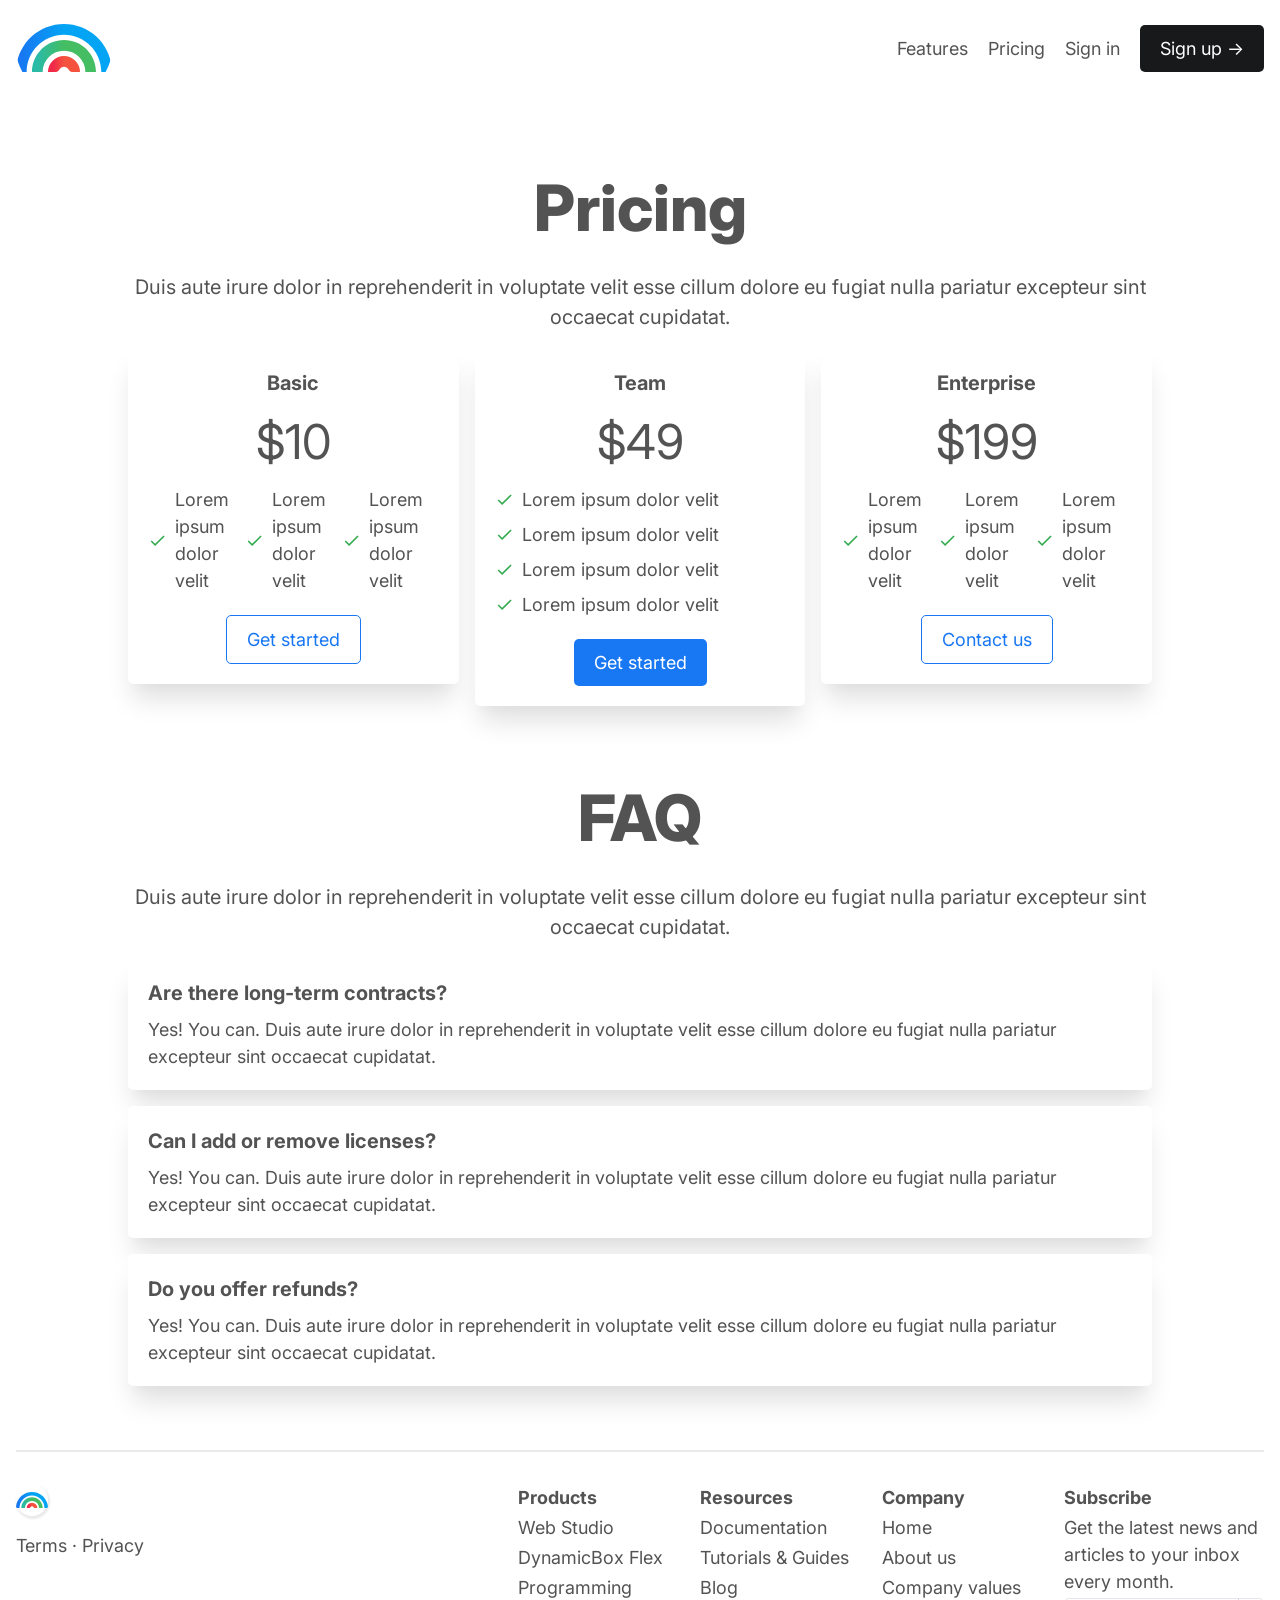
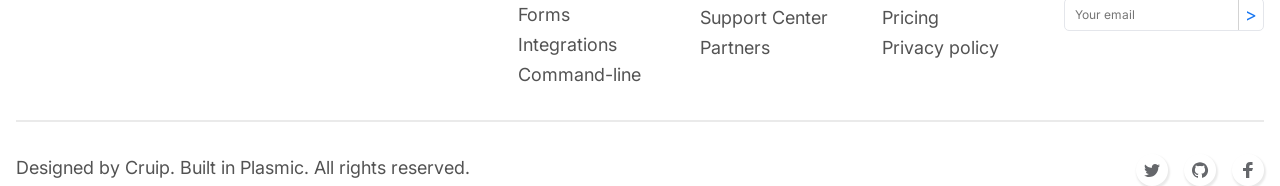
<file: pricing/index.html>
<!DOCTYPE html><html><head><meta charSet="utf-8"/><meta http-equiv="x-ua-compatible" content="ie=edge"/><meta name="viewport" content="width=device-width, initial-scale=1, shrink-to-fit=no"/><style data-href="/styles.b6cfdeab8f639280e43c.css" id="gatsby-global-css">@import url(https://fonts.googleapis.com/css2?family=Inter%3Aital%2Cwght%400%2C400%3B0%2C700%3B0%2C800&display=swap);.__wab_flex-container{display:flex;flex:1 1;align-self:stretch;width:100%;height:100%;pointer-events:none}.__wab_flex-container>*{pointer-events:auto}.__wab_slot{display:contents}.__wab_slot-string-wrapper{position:relative}.__wab_passthrough{display:contents}.plasmic__default_style-module--all--NwouX{display:block;white-space:inherit;grid-row:auto;grid-column:auto;position:relative;background-size:100% 100%;background-repeat:no-repeat;box-shadow:none;box-sizing:border-box;-webkit-text-decoration-line:none;text-decoration-line:none;transition-property:all;transition-timing-function:ease;transition-delay:0s;transition-duration:0s;margin:0;border-width:0}.plasmic__default_style-module--img--d4eRd{display:inline-block}.plasmic__default_style-module--input--3z4EB{background:#fff}.plasmic__default_style-module--input--3z4EB,.plasmic__default_style-module--textarea--2n2Bv{padding:2px}.plasmic__default_style-module--button--2OAT1,.plasmic__default_style-module--input--3z4EB,.plasmic__default_style-module--textarea--2n2Bv{font-family:inherit;line-height:inherit;font-size:inherit;font-style:inherit;font-weight:inherit;color:inherit;text-transform:inherit;border:1px solid #d3d3d3}.plasmic__default_style-module--button--2OAT1{padding:2px 6px;background:none}.plasmic__default_style-module--code--qrmDz,.plasmic__default_style-module--pre--1HHC9{font-family:inherit;line-height:inherit}.plasmic__default_style-module--h1--qml5W,.plasmic__default_style-module--h2--3nLoH,.plasmic__default_style-module--h3--2ayUN,.plasmic__default_style-module--h4--1KNLF,.plasmic__default_style-module--h5--35CvV,.plasmic__default_style-module--h6--42pkB{font-size:inherit;font-weight:inherit}.plasmic__default_style-module--address--3PB8K{font-style:inherit}.plasmic__default_style-module--ol--2CtmU,.plasmic__default_style-module--ul--3gvW3{list-style-type:none;padding:0}.plasmic__default_style-module--select--OgoL-{padding:2px 6px}.plasmic__default_style-module--li--mJJH6{list-style-type:none}.plasmic__default_style-module--plasmic_default__component_wrapper--37IPe{display:grid}.plasmic__default_style-module--__wab_text--2gtvC{display:inline-block}.plasmic__default_style-module--plasmic_page_wrapper--3NE1W{display:flex;width:100%;min-height:100vh;align-items:stretch;align-self:start}.plasmic__default_style-module--plasmic_page_wrapper--3NE1W>*{height:auto!important}.plasmic_simple_light_landing_page-module--root_reset--2EBrY{font-family:Inter;font-size:18px;font-weight:400;font-style:normal;color:#535353;text-align:left;text-transform:none;line-height:1.5;letter-spacing:normal;white-space:pre-wrap}.PlasmicAvatar-module--root--1Gkr6{display:flex;width:96px;height:96px;position:relative;overflow:hidden;border-radius:48px}.PlasmicLinkButton-module--root--TwnoS{display:inline-flex;width:auto;height:auto;position:relative;border-radius:5px;padding:10px 20px}.PlasmicLinkButton-module--root__type_solidBlue--cVvqD{background:#1877f2}.PlasmicLinkButton-module--root__type_solidBlack--tMrbS{background:#18191a}.PlasmicLinkButton-module--root__type_outlineBlue--2fru8{border:1px solid #1877f2}.PlasmicLinkButton-module--root__type_small--3CK-7{padding:0}.PlasmicLinkButton-module--root__type_solidBlue--cVvqD:hover{background:#1763cf}.PlasmicLinkButton-module--root__type_solidBlack--tMrbS:hover{background:#323436}.PlasmicLinkButton-module--slotText__type_solidBlack--XMiDQ,.PlasmicLinkButton-module--slotText__type_solidBlue--Pg-cX{color:#fff}.PlasmicLinkButton-module--slotText__type_outlineBlue--33i6f{color:#1877f2}.PlasmicHeader-module--root--3tBYv{display:flex;width:100%;height:auto;position:relative;justify-content:space-between;min-width:0}.PlasmicHeader-module--avatar--3QKRT.__wab_instance{position:relative;flex-shrink:0}.PlasmicHeader-module--svg--o-8P5{position:relative;-o-object-fit:cover;object-fit:cover;width:100%;height:100%;min-width:0;min-height:0}.PlasmicHeader-module--box--2J29a{display:inline-flex;position:relative;flex-direction:row;width:auto}.PlasmicHeader-module--box--2J29a>.__wab_flex-container{flex-direction:row;align-items:center;justify-content:flex-start;margin-left:-20px;width:calc(100% + 20px)}.PlasmicHeader-module--box--2J29a>.__wab_flex-container>*,.PlasmicHeader-module--box--2J29a>.__wab_flex-container>.__wab_slot>*{margin-left:20px}@media (min-width:0px) and (max-width:768px){.PlasmicHeader-module--box--2J29a>.__wab_flex-container{margin-left:-16px;width:calc(100% + 16px);margin-top:0;height:100%}}@media (min-width:0px) and (max-width:768px){.PlasmicHeader-module--box--2J29a>.__wab_flex-container>*,.PlasmicHeader-module--box--2J29a>.__wab_flex-container>.__wab_slot>*{margin-left:16px;margin-top:0}}.PlasmicHeader-module--linkButton___1F6Es--3e1V_.__wab_instance,.PlasmicHeader-module--linkButton__c4FdG--1Xpai.__wab_instance,.PlasmicHeader-module--linkButton__rqo9L--2LgR4.__wab_instance,.PlasmicHeader-module--linkButton__zi6--3Ic00.__wab_instance{position:relative}.PlasmicTopSection-module--root--8bAT5{height:100%;min-height:0}.PlasmicTopSection-module--box___35AJo--2kl9Q,.PlasmicTopSection-module--root--8bAT5{display:flex;width:100%;position:relative;flex-direction:column;min-width:0}.PlasmicTopSection-module--box___35AJo--2kl9Q>.__wab_flex-container{flex-direction:column;align-items:center;justify-content:flex-start;margin-top:-32px;height:calc(100% + 32px)}.PlasmicTopSection-module--box___35AJo--2kl9Q>.__wab_flex-container>*,.PlasmicTopSection-module--box___35AJo--2kl9Q>.__wab_flex-container>.__wab_slot>*{margin-top:32px}.PlasmicTopSection-module--box__jOamN--8qeO-{display:flex;position:relative;flex-direction:column;width:100%;max-width:1000px;min-width:0}.PlasmicTopSection-module--box__jOamN--8qeO->.__wab_flex-container{flex-direction:column;align-items:stretch;justify-content:flex-start;margin-top:-32px;height:calc(100% + 32px)}.PlasmicTopSection-module--box__jOamN--8qeO->.__wab_flex-container>*,.PlasmicTopSection-module--box__jOamN--8qeO->.__wab_flex-container>.__wab_slot>*{margin-top:32px}.PlasmicTopSection-module--box__iWrz--3Drad{display:flex;position:relative;flex-direction:column;align-items:stretch;justify-content:flex-start}.PlasmicTopSection-module--box__y7IZq--2zqKJ{font-size:96px;font-weight:700;text-align:center;line-height:1}@media (min-width:0px) and (max-width:768px){.PlasmicTopSection-module--box__y7IZq--2zqKJ{font-size:48px}}.PlasmicTopSection-module--box___8AzHj--3ZBhl{font-size:96px;font-weight:700;text-align:center;line-height:1;color:rgba(51,140,245,0);background:linear-gradient(90deg,#338cf5,#4fd1c5) 0 0/100% 100%;background-clip:text;-webkit-background-clip:text}@media (min-width:0px) and (max-width:768px){.PlasmicTopSection-module--box___8AzHj--3ZBhl{font-size:48px}}.PlasmicTopSection-module--box__qpES--3149w{position:relative;font-size:20px;text-align:center}@media (min-width:0px) and (max-width:768px){.PlasmicTopSection-module--box__qpES--3149w{font-size:24px}}.PlasmicTopSection-module--box__vXQy--1yQyV{display:flex;position:relative;flex-direction:row}.PlasmicTopSection-module--box__vXQy--1yQyV>.__wab_flex-container{flex-direction:row;align-items:stretch;justify-content:flex-start;margin-left:-12px;width:calc(100% + 12px)}.PlasmicTopSection-module--box__vXQy--1yQyV>.__wab_flex-container>*,.PlasmicTopSection-module--box__vXQy--1yQyV>.__wab_flex-container>.__wab_slot>*{margin-left:12px}.PlasmicTopSection-module--linkButton__ePvnf--21S_R.__wab_instance,.PlasmicTopSection-module--linkButton__fjMoV--11W6P.__wab_instance{position:relative}.PlasmicTopSection-module--box__ujdc2--9rCuG{display:flex;position:relative;flex-direction:column;align-items:center;justify-content:flex-start;width:100%;max-width:1000px;min-width:0}.PlasmicTopSection-module--img--22FGd{position:relative;-o-object-fit:cover;object-fit:cover;width:100%;height:100%;min-width:0;min-height:0}.PlasmicSection-module--root--KcsJu{display:flex;width:100%;height:auto;position:relative;flex-direction:column;max-width:1024px;min-width:0}.PlasmicSection-module--root--KcsJu>.__wab_flex-container{flex-direction:column;justify-content:center;align-items:center;margin-top:-16px;height:calc(100% + 16px)}.PlasmicSection-module--root--KcsJu>.__wab_flex-container>*,.PlasmicSection-module--root--KcsJu>.__wab_flex-container>.__wab_slot>*{margin-top:16px}.PlasmicSection-module--slotTitle--3L92y{font-size:64px;font-weight:800;text-align:center}@media (min-width:0px) and (max-width:768px){.PlasmicSection-module--slotTitle--3L92y{font-size:48px}}.PlasmicSection-module--slotSubtitle--3_hg6{font-size:20px;text-align:center}@media (min-width:0px) and (max-width:768px){.PlasmicSection-module--slotSubtitle--3_hg6{font-size:24px}}.PlasmicFeatureCard-module--root--pXa-D{display:flex;width:352px;height:195px;position:relative;flex-direction:column;box-shadow:0 20px 25px -5px rgba(0,0,0,.12),0 10px 10px -5px rgba(0,0,0,.02);border-radius:5px;padding:20px;background:#fff}.PlasmicFeatureCard-module--root--pXa-D>.__wab_flex-container{flex-direction:column;justify-content:center;align-items:center;margin-top:-10px;height:calc(100% + 10px)}.PlasmicFeatureCard-module--root--pXa-D>.__wab_flex-container>*,.PlasmicFeatureCard-module--root--pXa-D>.__wab_flex-container>.__wab_slot>*{margin-top:10px}.PlasmicFeatureCard-module--root__long--Z3-XW{height:auto;width:100%;display:flex;flex-direction:row;min-width:0}.PlasmicFeatureCard-module--root__long--Z3-XW>.__wab_flex-container{flex-direction:row;justify-content:space-between;margin-left:-10px;width:calc(100% + 10px);margin-top:0;height:100%}.PlasmicFeatureCard-module--root__long--Z3-XW>.__wab_flex-container>*,.PlasmicFeatureCard-module--root__long--Z3-XW>.__wab_flex-container>.__wab_slot>*{margin-left:10px;margin-top:0}.PlasmicFeatureCard-module--box__nvU7X--nKlqC{display:flex;position:relative;flex-direction:row;align-items:center;justify-content:center;overflow:hidden;border-radius:32px}.PlasmicFeatureCard-module--box___08Tqt--de6Vv{display:flex;position:relative;flex-direction:row;align-items:center;justify-content:center;width:64px;height:64px;flex-shrink:0;background:#1763cf}.PlasmicFeatureCard-module--box__uNrW3--3s3vC{display:flex;position:relative;flex-direction:column;align-items:stretch;justify-content:flex-start}.PlasmicFeatureCard-module--box__long__uNrW3GgthD--3sU8h{align-items:flex-start}.PlasmicFeatureCard-module--slotTitle--ikjab{font-size:20px;font-weight:700;text-align:center}.PlasmicFeatureCard-module--slotDescription--qbOZz{color:#96999e;text-align:center}.PlasmicFeatureCard-module--slotDescription__long--2x1ry{text-align:left}.PlasmicFeatureCard-module--box__vMPh--270Qg{display:flex;position:relative;flex-direction:column;align-items:stretch;justify-content:flex-start}.PlasmicFeatureCard-module--box__long__vMPhGgthD--2xFtY{width:32px;height:32px;overflow:hidden;justify-content:center;align-items:center;box-shadow:1px 1px 1px 0 #eaeaea;flex-shrink:0;border-radius:16px;background:#fff;border:1px solid #eaeaea}.PlasmicTestimonial-module--root--3msAY{display:flex;position:relative;flex-direction:column;align-items:stretch;justify-content:flex-start}.PlasmicTestimonial-module--avatar--1DiFA.__wab_instance{position:absolute;left:44.01%;top:-28px;z-index:2;flex-shrink:0}.PlasmicTestimonial-module--img--1x28a{position:relative;-o-object-fit:cover;object-fit:cover;width:100%;height:100%;min-width:0;min-height:0}.PlasmicTestimonial-module--svg--5jvBC{position:absolute;-o-object-fit:cover;object-fit:cover;width:64px;height:64px;left:52%;top:-40px;color:#1877f2;z-index:1;flex-shrink:0}.PlasmicTestimonial-module--box___1GvJf--K_HBR{display:flex;width:100%;height:auto;max-width:768px;flex-direction:column;min-width:0;padding:80px 48px 32px;border:2px solid #c9ccd1}.PlasmicTestimonial-module--box___1GvJf--K_HBR>.__wab_flex-container{flex-direction:column;align-items:center;justify-content:center;margin-top:-10px;height:calc(100% + 10px)}.PlasmicTestimonial-module--box___1GvJf--K_HBR>.__wab_flex-container>*,.PlasmicTestimonial-module--box___1GvJf--K_HBR>.__wab_flex-container>.__wab_slot>*{margin-top:10px}.PlasmicTestimonial-module--box___95Kcn--1oL0L{position:relative}.PlasmicTestimonial-module--box__fr3Fj--1T_yx{position:relative;font-weight:700}.PlasmicTestimonial-module--box___7W4Yy--3cDhs{position:relative;color:#65676b}.PlasmicBaseCard-module--root--1zPAV{display:flex;width:100%;height:auto;position:relative;flex-direction:column;box-shadow:0 20px 25px -5px rgba(0,0,0,.12),0 10px 10px -5px rgba(0,0,0,.02);min-width:0;border-radius:5px;padding:20px;background:#fff}.PlasmicBaseCard-module--root--1zPAV>.__wab_flex-container{flex-direction:column;justify-content:center;align-items:stretch;margin-top:-10px;height:calc(100% + 10px)}.PlasmicBaseCard-module--root--1zPAV>.__wab_flex-container>*,.PlasmicBaseCard-module--root--1zPAV>.__wab_flex-container>.__wab_slot>*{margin-top:10px}.PlasmicBaseCard-module--root__long--2kAzV{height:auto;width:100%;display:flex;flex-direction:row;min-width:0}.PlasmicBaseCard-module--root__long--2kAzV>.__wab_flex-container{flex-direction:row;justify-content:space-between;margin-left:-10px;width:calc(100% + 10px);margin-top:0;height:100%}.PlasmicBaseCard-module--root__long--2kAzV>.__wab_flex-container>*,.PlasmicBaseCard-module--root__long--2kAzV>.__wab_flex-container>.__wab_slot>*{margin-left:10px;margin-top:0}.PlasmicBaseCard-module--box__n1Zs6--3lkft{display:flex;position:relative;flex-direction:column;align-items:stretch;justify-content:flex-start}.PlasmicBaseCard-module--box__long__n1Zs6UsNhq--3-07i{align-items:flex-start}.PlasmicBaseCard-module--slotChildren--1N2CK{text-align:center}.PlasmicBaseCard-module--slotChildren__long--3afQk{text-align:left}.PlasmicBaseCard-module--box__mUNgN--3vSb_{display:flex;position:relative;flex-direction:column;align-items:stretch;justify-content:flex-start}.PlasmicBaseCard-module--box__long__mUNgNUsNhq--2JHM4{width:32px;height:32px;overflow:hidden;justify-content:center;align-items:center;box-shadow:1px 1px 1px 0 #eaeaea;flex-shrink:0;border-radius:16px;background:#fff;border:1px solid #eaeaea}.PlasmicBullet-module--root--2m8c8{display:flex;flex-direction:row;position:relative}.PlasmicBullet-module--root--2m8c8>.__wab_flex-container{flex-direction:row;align-items:center;justify-content:flex-start;margin-left:-8px;width:calc(100% + 8px)}.PlasmicBullet-module--root--2m8c8>.__wab_flex-container>*,.PlasmicBullet-module--root--2m8c8>.__wab_flex-container>.__wab_slot>*{margin-left:8px}.PlasmicBullet-module--svg--1ZvCg{-o-object-fit:cover;object-fit:cover;width:19px;height:19px;color:#32ab4f;flex-shrink:0}.PlasmicHomeCta-module--root--Zw6e1{display:flex;width:100%;height:auto;position:relative;justify-content:space-between;max-height:420px;min-width:0;border-radius:5px;background:#18191a}@media (min-width:0px) and (max-width:768px){.PlasmicHomeCta-module--root--Zw6e1{width:100%;height:100%;min-width:0;min-height:0}}.PlasmicHomeCta-module--box__abBeg--2p2do{display:flex;position:relative;flex-direction:column;width:60%;padding:32px 48px}.PlasmicHomeCta-module--box__abBeg--2p2do>.__wab_flex-container{flex-direction:column;align-items:stretch;justify-content:center;margin-top:-12px;height:calc(100% + 12px)}.PlasmicHomeCta-module--box__abBeg--2p2do>.__wab_flex-container>*,.PlasmicHomeCta-module--box__abBeg--2p2do>.__wab_flex-container>.__wab_slot>*{margin-top:12px}@media (min-width:0px) and (max-width:768px){.PlasmicHomeCta-module--box__abBeg--2p2do{width:100%;min-width:0}}.PlasmicHomeCta-module--box___1IlZc--2lLcZ{position:relative;color:#fff;font-size:24px;font-weight:700}.PlasmicHomeCta-module--box__a4Xri--1HwlU{position:relative;color:#b0b3b8}.PlasmicHomeCta-module--box__kDxy7--2Rqxv{display:flex;position:relative;flex-direction:row}.PlasmicHomeCta-module--box__kDxy7--2Rqxv>.__wab_flex-container{flex-direction:row;align-items:stretch;justify-content:flex-start;margin-left:-8px;width:calc(100% + 8px)}.PlasmicHomeCta-module--box__kDxy7--2Rqxv>.__wab_flex-container>*,.PlasmicHomeCta-module--box__kDxy7--2Rqxv>.__wab_flex-container>.__wab_slot>*{margin-left:8px}@media (min-width:0px) and (max-width:768px){.PlasmicHomeCta-module--box__kDxy7--2Rqxv{display:flex;flex-direction:column}}@media (min-width:0px) and (max-width:768px){.PlasmicHomeCta-module--box__kDxy7--2Rqxv>.__wab_flex-container{flex-direction:column;align-items:flex-start;margin-left:0;width:100%;margin-top:-8px;height:calc(100% + 8px)}}@media (min-width:0px) and (max-width:768px){.PlasmicHomeCta-module--box__kDxy7--2Rqxv>.__wab_flex-container>*,.PlasmicHomeCta-module--box__kDxy7--2Rqxv>.__wab_flex-container>.__wab_slot>*{margin-left:0;margin-top:8px}}.PlasmicHomeCta-module--textbox--2Wlpu{position:relative;width:240px;color:#fff;padding-left:10px;padding-right:10px;height:44px;flex-shrink:0;border-radius:3px;background:#323436;border:1px solid #4a4c4f}@media (min-width:0px) and (max-width:768px){.PlasmicHomeCta-module--textbox--2Wlpu{width:100%;min-width:0}}.PlasmicHomeCta-module--linkButton--2vz6n.__wab_instance{position:relative}.PlasmicHomeCta-module--box__f5HwN--fb5Yl{position:relative;color:#65676b;font-size:14px}.PlasmicHomeCta-module--box__rMDr3--NRrFk{display:flex;position:relative;flex-direction:column;align-items:stretch;justify-content:flex-start;width:40%}.PlasmicHomeCta-module--svg--nLAA5{position:relative;-o-object-fit:cover;object-fit:cover;width:100%;height:100%;min-width:0;min-height:0}.PlasmicPlan-module--root--27EcQ.__wab_instance{position:relative}.PlasmicPlan-module--box__eL8Yu--3fAyD{display:flex;position:relative;flex-direction:column;align-items:stretch;justify-content:flex-start}.PlasmicPlan-module--box___6Py1F--1uMgu{display:flex;flex-direction:column}.PlasmicPlan-module--box___6Py1F--1uMgu>.__wab_flex-container{flex-direction:column;justify-content:center;margin-top:-8px;height:calc(100% + 8px)}.PlasmicPlan-module--box___6Py1F--1uMgu>.__wab_flex-container>*,.PlasmicPlan-module--box___6Py1F--1uMgu>.__wab_flex-container>.__wab_slot>*{margin-top:8px}.PlasmicPlan-module--slotName--1clZ5{font-size:20px;font-weight:700;text-align:center}.PlasmicPlan-module--box__o6GgJ--Cy_0Q{display:flex;position:relative;flex-direction:column;align-items:center;justify-content:flex-start;margin-top:21px!important}.PlasmicFaq-module--root--3wWsb.__wab_instance{position:relative}.PlasmicFaq-module--box__mxAp7--1LkTi{display:flex;position:relative;flex-direction:column}.PlasmicFaq-module--box__mxAp7--1LkTi>.__wab_flex-container{flex-direction:column;align-items:flex-start;justify-content:flex-start;margin-top:-8px;height:calc(100% + 8px)}.PlasmicFaq-module--box__mxAp7--1LkTi>.__wab_flex-container>*,.PlasmicFaq-module--box__mxAp7--1LkTi>.__wab_flex-container>.__wab_slot>*{margin-top:8px}.PlasmicFaq-module--box___6Kkm5--3Qjoi{display:flex;flex-direction:row}.PlasmicFaq-module--box__fdElp--3SNlt{display:flex;position:relative}.PlasmicFaq-module--slotChildren--QdhdI{font-size:20px;font-weight:700;text-align:left}.PlasmicFaq-module--slotSlot--3jldM{text-align:left}.PlasmicIconLink-module--root--1Hqm0{display:flex;width:32px;height:32px;position:relative}.PlasmicIconLink-module--box--2FNrj{display:flex;position:relative;flex-direction:row;align-items:center;justify-content:center;width:100%;height:100%;box-shadow:1px 2px 2px 1px #eaeaea;min-width:0;min-height:0;border-radius:16px;background:#fff}.PlasmicIconLink-module--slotIcon--2fXBx{color:#18191a}.PlasmicFooter-module--root--oyEUz{display:flex;width:100%;height:auto;position:relative;flex-direction:column;min-width:0}.PlasmicFooter-module--root--oyEUz>.__wab_flex-container{flex-direction:column;margin-top:-32px;height:calc(100% + 32px)}.PlasmicFooter-module--root--oyEUz>.__wab_flex-container>*,.PlasmicFooter-module--root--oyEUz>.__wab_flex-container>.__wab_slot>*{margin-top:32px}.PlasmicFooter-module--box___9T78H--3LUIt{display:block;position:relative;width:100%;height:1px;min-width:0;flex-shrink:0;border:1px solid #eaeaea}.PlasmicFooter-module--box___96JFl--1CbvM{display:flex;position:relative;flex-direction:row;left:auto;top:auto;width:100%;height:auto;min-width:0}.PlasmicFooter-module--box___96JFl--1CbvM>.__wab_flex-container{flex-direction:row;align-items:stretch;justify-content:space-between;margin-left:-20px;width:calc(100% + 20px)}.PlasmicFooter-module--box___96JFl--1CbvM>.__wab_flex-container>*,.PlasmicFooter-module--box___96JFl--1CbvM>.__wab_flex-container>.__wab_slot>*{margin-left:20px}@media (min-width:0px) and (max-width:768px){.PlasmicFooter-module--box___96JFl--1CbvM{display:flex;flex-direction:column}}@media (min-width:0px) and (max-width:768px){.PlasmicFooter-module--box___96JFl--1CbvM>.__wab_flex-container{flex-direction:column;margin-left:0;width:100%;margin-top:-32px;height:calc(100% + 32px)}}@media (min-width:0px) and (max-width:768px){.PlasmicFooter-module--box___96JFl--1CbvM>.__wab_flex-container>*,.PlasmicFooter-module--box___96JFl--1CbvM>.__wab_flex-container>.__wab_slot>*{margin-left:0;margin-top:32px}}.PlasmicFooter-module--box__bHiXt--2baHL{display:flex;position:relative;flex-direction:column;width:128px;flex-shrink:0}.PlasmicFooter-module--box__bHiXt--2baHL>.__wab_flex-container{flex-direction:column;align-items:stretch;justify-content:flex-start;margin-top:-16px;height:calc(100% + 16px)}.PlasmicFooter-module--box__bHiXt--2baHL>.__wab_flex-container>*,.PlasmicFooter-module--box__bHiXt--2baHL>.__wab_flex-container>.__wab_slot>*{margin-top:16px}.PlasmicFooter-module--iconLink___2IAgZ--yFXzL.__wab_instance{position:relative;flex-shrink:0}.PlasmicFooter-module--svg__qrjj--1aoBi{position:relative;-o-object-fit:cover;object-fit:cover;color:#65676b;width:32px;height:32px}.PlasmicFooter-module--box___2Hsao--eRV7Z{display:flex;position:relative;flex-direction:row;align-items:stretch;justify-content:flex-start}.PlasmicFooter-module--link__fLeD--2b03p{color:#535353}.PlasmicFooter-module--root--oyEUz .PlasmicFooter-module--link__fLeD--2b03p:hover{-webkit-text-decoration-line:underline;text-decoration-line:underline;color:#050505}.PlasmicFooter-module--box__bqm8J--2e7Z5{position:relative}.PlasmicFooter-module--link__lVcB--1ImnR{position:relative;color:#535353}.PlasmicFooter-module--root--oyEUz .PlasmicFooter-module--link__lVcB--1ImnR:hover{-webkit-text-decoration-line:underline;text-decoration-line:underline;color:#050505}.PlasmicFooter-module--box__bTafa--Dxn1d{display:flex;position:relative;flex-direction:row}.PlasmicFooter-module--box__bTafa--Dxn1d>.__wab_flex-container{flex-direction:row;align-items:stretch;justify-content:flex-end;margin-left:-32px;width:calc(100% + 32px)}.PlasmicFooter-module--box__bTafa--Dxn1d>.__wab_flex-container>*,.PlasmicFooter-module--box__bTafa--Dxn1d>.__wab_flex-container>.__wab_slot>*{margin-left:32px}@media (min-width:0px) and (max-width:768px){.PlasmicFooter-module--box__bTafa--Dxn1d{display:flex;flex-direction:column}}@media (min-width:0px) and (max-width:768px){.PlasmicFooter-module--box__bTafa--Dxn1d>.__wab_flex-container{flex-direction:column;margin-left:0;width:100%;margin-top:-32px;height:calc(100% + 32px)}}@media (min-width:0px) and (max-width:768px){.PlasmicFooter-module--box__bTafa--Dxn1d>.__wab_flex-container>*,.PlasmicFooter-module--box__bTafa--Dxn1d>.__wab_flex-container>.__wab_slot>*{margin-left:0;margin-top:32px}}.PlasmicFooter-module--box__bzJws--1ZSCX{display:flex;position:relative;flex-direction:column;width:150px;flex-shrink:0}.PlasmicFooter-module--box__bzJws--1ZSCX>.__wab_flex-container{flex-direction:column;align-items:stretch;justify-content:flex-start;margin-top:-3px;height:calc(100% + 3px)}.PlasmicFooter-module--box__bzJws--1ZSCX>.__wab_flex-container>*,.PlasmicFooter-module--box__bzJws--1ZSCX>.__wab_flex-container>.__wab_slot>*{margin-top:3px}.PlasmicFooter-module--box__yhiJp--1-iox{position:relative;font-weight:700}.PlasmicFooter-module--link__mbHnC--2xF5F{position:relative;color:#535353}.PlasmicFooter-module--root--oyEUz .PlasmicFooter-module--link__mbHnC--2xF5F:hover{color:#050505}.PlasmicFooter-module--link__gLt0--2MCpc{position:relative;color:#535353}.PlasmicFooter-module--root--oyEUz .PlasmicFooter-module--link__gLt0--2MCpc:hover{color:#050505}.PlasmicFooter-module--link__f2HoL--fqqJx{position:relative;color:#535353}.PlasmicFooter-module--root--oyEUz .PlasmicFooter-module--link__f2HoL--fqqJx:hover{color:#050505}.PlasmicFooter-module--link__ykUXy--1MKNM{position:relative;color:#535353}.PlasmicFooter-module--root--oyEUz .PlasmicFooter-module--link__ykUXy--1MKNM:hover{color:#050505}.PlasmicFooter-module--link__rDfp1--1H1YP{position:relative;color:#535353}.PlasmicFooter-module--root--oyEUz .PlasmicFooter-module--link__rDfp1--1H1YP:hover{color:#050505}.PlasmicFooter-module--box__chv5I--9i0GO{display:flex;position:relative;flex-direction:column;width:150px;flex-shrink:0}.PlasmicFooter-module--box__chv5I--9i0GO>.__wab_flex-container{flex-direction:column;align-items:stretch;justify-content:flex-start;margin-top:-3px;height:calc(100% + 3px)}.PlasmicFooter-module--box__chv5I--9i0GO>.__wab_flex-container>*,.PlasmicFooter-module--box__chv5I--9i0GO>.__wab_flex-container>.__wab_slot>*{margin-top:3px}.PlasmicFooter-module--box__dubvI--2TgJC{position:relative;font-weight:700}.PlasmicFooter-module--link__vGoDk--2QW30{position:relative;color:#535353}.PlasmicFooter-module--root--oyEUz .PlasmicFooter-module--link__vGoDk--2QW30:hover{color:#050505}.PlasmicFooter-module--link__y13Pe--2_1LS{position:relative;color:#535353}.PlasmicFooter-module--root--oyEUz .PlasmicFooter-module--link__y13Pe--2_1LS:hover{color:#050505}.PlasmicFooter-module--link__yEb6H--23Snv{position:relative;color:#535353}.PlasmicFooter-module--root--oyEUz .PlasmicFooter-module--link__yEb6H--23Snv:hover{color:#050505}.PlasmicFooter-module--link__rw31Q--1AEXC{position:relative;color:#535353}.PlasmicFooter-module--root--oyEUz .PlasmicFooter-module--link__rw31Q--1AEXC:hover{color:#050505}.PlasmicFooter-module--link__ml2Ai--3ZmEe{position:relative;color:#535353}.PlasmicFooter-module--root--oyEUz .PlasmicFooter-module--link__ml2Ai--3ZmEe:hover{color:#050505}.PlasmicFooter-module--box__hoc6X--2uGnn{display:flex;flex-direction:column;width:150px;flex-shrink:0}.PlasmicFooter-module--box__hoc6X--2uGnn>.__wab_flex-container{flex-direction:column;align-items:stretch;justify-content:flex-start;margin-top:-3px;height:calc(100% + 3px)}.PlasmicFooter-module--box__hoc6X--2uGnn>.__wab_flex-container>*,.PlasmicFooter-module--box__hoc6X--2uGnn>.__wab_flex-container>.__wab_slot>*{margin-top:3px}.PlasmicFooter-module--box__zx622--1Pr7R{position:relative;font-weight:700}.PlasmicFooter-module--link__ofspb--3vs1B{position:relative;color:#535353}.PlasmicFooter-module--root--oyEUz .PlasmicFooter-module--link__ofspb--3vs1B:hover{color:#050505}.PlasmicFooter-module--link___0Zd1B--yx8hd{position:relative;color:#535353}.PlasmicFooter-module--root--oyEUz .PlasmicFooter-module--link___0Zd1B--yx8hd:hover{color:#050505}.PlasmicFooter-module--link__nKnwD--LrUiK{position:relative;color:#535353}.PlasmicFooter-module--root--oyEUz .PlasmicFooter-module--link__nKnwD--LrUiK:hover{color:#050505}.PlasmicFooter-module--link__sHMr1--3eUpu{position:relative;color:#535353}.PlasmicFooter-module--root--oyEUz .PlasmicFooter-module--link__sHMr1--3eUpu:hover{color:#050505}.PlasmicFooter-module--link__wkgDi--6HXvP{position:relative;color:#535353}.PlasmicFooter-module--root--oyEUz .PlasmicFooter-module--link__wkgDi--6HXvP:hover{color:#050505}.PlasmicFooter-module--box__gRjTr--1HNKC{display:flex;position:relative;flex-direction:column;width:200px;flex-shrink:0}.PlasmicFooter-module--box__gRjTr--1HNKC>.__wab_flex-container{flex-direction:column;align-items:stretch;justify-content:flex-start;margin-top:-3px;height:calc(100% + 3px)}.PlasmicFooter-module--box__gRjTr--1HNKC>.__wab_flex-container>*,.PlasmicFooter-module--box__gRjTr--1HNKC>.__wab_flex-container>.__wab_slot>*{margin-top:3px}.PlasmicFooter-module--box__vlIft--2EMoZ{position:relative;font-weight:700}.PlasmicFooter-module--box___88YUr--26vNW{position:relative}.PlasmicFooter-module--box__gvCz5--3QNc8{display:flex;position:relative;flex-direction:row;align-items:center;justify-content:center;width:100%;min-width:0;border-radius:5px;border:1px solid #e4e6eb}.PlasmicFooter-module--textbox--1O3a3{position:relative;width:100%;padding-left:10px;padding-right:10px;font-size:12px;min-width:0;border-width:0}.PlasmicFooter-module--button--27DKR{position:relative;color:#1877f2;border-width:0 0 0 1px;border-left-style:solid}.PlasmicFooter-module--box__vdwgu--2TGYI{display:block;position:relative;width:100%;height:1px;min-width:0;flex-shrink:0;border:1px solid #eaeaea}.PlasmicFooter-module--box__rPu8U--2hnva{display:flex;position:relative;flex-direction:row;align-items:stretch;justify-content:space-between;left:auto;top:auto;width:100%;height:auto;min-width:0}@media (min-width:0px) and (max-width:768px){.PlasmicFooter-module--box__rPu8U--2hnva{display:flex;flex-direction:column}}@media (min-width:0px) and (max-width:768px){.PlasmicFooter-module--box__rPu8U--2hnva>.__wab_flex-container{flex-direction:column;margin-left:0;width:100%;margin-top:-8px;height:calc(100% + 8px)}}@media (min-width:0px) and (max-width:768px){.PlasmicFooter-module--box__rPu8U--2hnva>.__wab_flex-container>*,.PlasmicFooter-module--box__rPu8U--2hnva>.__wab_flex-container>.__wab_slot>*{margin-left:0;margin-top:8px}}.PlasmicFooter-module--box__tE7R--1m2TJ{display:flex;position:relative;flex-direction:row;align-items:stretch;justify-content:flex-start}.PlasmicFooter-module--link___0Stmo--1O3oI{position:relative;color:#535353;height:auto}.PlasmicFooter-module--root--oyEUz .PlasmicFooter-module--link___0Stmo--1O3oI:hover{-webkit-text-decoration-line:underline;text-decoration-line:underline}.PlasmicFooter-module--link___5VYfr--2OgWo{position:relative;color:#535353}.PlasmicFooter-module--root--oyEUz .PlasmicFooter-module--link___5VYfr--2OgWo:hover{-webkit-text-decoration-line:underline;text-decoration-line:underline}.PlasmicFooter-module--box__y0NHr--hwE6t{position:relative;height:auto;width:auto;display:inline-block}.PlasmicFooter-module--box__qjK9M--3rhuI{display:flex;position:relative;flex-direction:row}.PlasmicFooter-module--box__qjK9M--3rhuI>.__wab_flex-container{flex-direction:row;align-items:stretch;justify-content:flex-start;margin-left:-16px;width:calc(100% + 16px)}.PlasmicFooter-module--box__qjK9M--3rhuI>.__wab_flex-container>*,.PlasmicFooter-module--box__qjK9M--3rhuI>.__wab_flex-container>.__wab_slot>*{margin-left:16px}.PlasmicFooter-module--iconLink__oyltA--35VBh.__wab_instance{position:relative;flex-shrink:0}.PlasmicFooter-module--svg__gsb2Y--29E7J{position:relative;-o-object-fit:cover;object-fit:cover;color:#65676b;width:32px;height:32px}.PlasmicFooter-module--root--oyEUz .PlasmicFooter-module--svg__gsb2Y--29E7J:hover{color:#18191a}.PlasmicFooter-module--iconLink__qiaSq--2hABF.__wab_instance{position:relative;flex-shrink:0}.PlasmicFooter-module--svg___1VgcN---NpyF{position:relative;-o-object-fit:cover;object-fit:cover;color:#65676b;width:32px;height:32px}.PlasmicFooter-module--root--oyEUz .PlasmicFooter-module--svg___1VgcN---NpyF:hover{color:#18191a}.PlasmicFooter-module--iconLink___1HgOu--c-tm9.__wab_instance{position:relative;flex-shrink:0}.PlasmicFooter-module--svg__xqGT--1NTTG{position:relative;-o-object-fit:cover;object-fit:cover;color:#65676b;width:32px;height:32px}.PlasmicFooter-module--root--oyEUz .PlasmicFooter-module--svg__xqGT--1NTTG:hover{color:#18191a}.PlasmicFeatures-module--root--1GOzQ{display:flex;position:relative;flex-direction:column;align-items:center;justify-content:flex-start;width:100%;height:100%;padding-right:16px;padding-left:16px;min-width:0;min-height:0}@media (min-width:0px) and (max-width:768px){.PlasmicFeatures-module--root--1GOzQ{width:100%;height:100%;min-width:0;min-height:0}}.PlasmicFeatures-module--box__kyKyW--1Dnd5{display:flex;width:100%;height:auto;flex-direction:column;max-width:1600px;min-width:0}.PlasmicFeatures-module--box__kyKyW--1Dnd5>.__wab_flex-container{flex-direction:column;justify-content:flex-start;align-items:center;margin-top:-64px;height:calc(100% + 64px)}.PlasmicFeatures-module--box__kyKyW--1Dnd5>.__wab_flex-container>*,.PlasmicFeatures-module--box__kyKyW--1Dnd5>.__wab_flex-container>.__wab_slot>*{margin-top:64px}.PlasmicFeatures-module--header--1Ld5D.__wab_instance,.PlasmicFeatures-module--section--AVnp2.__wab_instance{position:relative}.PlasmicFeatures-module--box__jsQB--v8ljY{display:flex;position:relative;flex-direction:row;width:100%;min-width:0}.PlasmicFeatures-module--box__jsQB--v8ljY>.__wab_flex-container{flex-direction:row;align-items:stretch;justify-content:flex-start;margin-left:-32px;width:calc(100% + 32px)}.PlasmicFeatures-module--box__jsQB--v8ljY>.__wab_flex-container>*,.PlasmicFeatures-module--box__jsQB--v8ljY>.__wab_flex-container>.__wab_slot>*{margin-left:32px}@media (min-width:0px) and (max-width:768px){.PlasmicFeatures-module--box__jsQB--v8ljY{display:flex;flex-direction:column}}@media (min-width:0px) and (max-width:768px){.PlasmicFeatures-module--box__jsQB--v8ljY>.__wab_flex-container{flex-direction:column;margin-left:0;width:100%}}@media (min-width:0px) and (max-width:768px){.PlasmicFeatures-module--box__jsQB--v8ljY>.__wab_flex-container>*,.PlasmicFeatures-module--box__jsQB--v8ljY>.__wab_flex-container>.__wab_slot>*{margin-left:0}}.PlasmicFeatures-module--box__qWyUj--1JD9s{display:flex;position:relative;flex-direction:column;width:50%}.PlasmicFeatures-module--box__qWyUj--1JD9s>.__wab_flex-container{flex-direction:column;align-items:stretch;justify-content:flex-start;margin-top:-12px;height:calc(100% + 12px)}.PlasmicFeatures-module--box__qWyUj--1JD9s>.__wab_flex-container>*,.PlasmicFeatures-module--box__qWyUj--1JD9s>.__wab_flex-container>.__wab_slot>*{margin-top:12px}@media (min-width:0px) and (max-width:768px){.PlasmicFeatures-module--box__qWyUj--1JD9s{width:100%;min-width:0}}.PlasmicFeatures-module--box__jMq46--16O2S{position:relative;font-size:32px;font-weight:700;text-align:left}.PlasmicFeatures-module--box__luGmS--31cIm{position:relative;text-align:left}.PlasmicFeatures-module--bullet__dn95R--3V_DC.__wab_instance,.PlasmicFeatures-module--bullet__hflHf--i0TuM.__wab_instance,.PlasmicFeatures-module--bullet__oXkBp--18d3e.__wab_instance{position:relative}.PlasmicFeatures-module--box__u5Pfj--3f6az{position:relative;text-align:left}.PlasmicFeatures-module--box__p3En6--1H2VB{display:flex;position:relative;flex-direction:row}.PlasmicFeatures-module--box__p3En6--1H2VB>.__wab_flex-container{flex-direction:row;align-items:stretch;justify-content:flex-start;margin-left:-20px;width:calc(100% + 20px)}.PlasmicFeatures-module--box__p3En6--1H2VB>.__wab_flex-container>*,.PlasmicFeatures-module--box__p3En6--1H2VB>.__wab_flex-container>.__wab_slot>*{margin-left:20px}.PlasmicFeatures-module--box__hmnzI--1b3e-{display:flex;position:relative;flex-direction:column;align-items:stretch;justify-content:flex-start;width:50%}@media (min-width:0px) and (max-width:768px){.PlasmicFeatures-module--box__hmnzI--1b3e-{width:100%;min-width:0}}.PlasmicFeatures-module--img__z5Tpg--1k9jW{position:relative;-o-object-fit:cover;object-fit:cover;width:100%;min-width:0}.PlasmicFeatures-module--img__ynpKo--2s0An{position:absolute;-o-object-fit:cover;object-fit:cover;left:0;top:30%;width:90%}.PlasmicFeatures-module--footer--2Pg4E.__wab_instance,.PlasmicFeatures-module--homeCta--3_pJJ.__wab_instance{position:relative}.PlasmicHome-module--root--1gFl-{display:flex;position:relative;flex-direction:column;align-items:center;justify-content:flex-start;width:100%;height:100%;padding-right:16px;padding-left:16px;min-width:0;min-height:0}@media (min-width:0px) and (max-width:768px){.PlasmicHome-module--root--1gFl-{width:100%;height:100%;min-width:0;min-height:0}}.PlasmicHome-module--box__aoAxK--f00-E{display:flex;width:100%;height:auto;flex-direction:column;max-width:1600px;min-width:0}.PlasmicHome-module--box__aoAxK--f00-E>.__wab_flex-container{flex-direction:column;justify-content:flex-start;align-items:center;margin-top:-64px;height:calc(100% + 64px)}.PlasmicHome-module--box__aoAxK--f00-E>.__wab_flex-container>*,.PlasmicHome-module--box__aoAxK--f00-E>.__wab_flex-container>.__wab_slot>*{margin-top:64px}.PlasmicHome-module--header--3iv3Y.__wab_instance,.PlasmicHome-module--section__kLLuq--1AI-h.__wab_instance,.PlasmicHome-module--topSection--2mmhM.__wab_instance{position:relative}.PlasmicHome-module--box___03Ro9--3dkRf{display:flex;position:relative;flex-direction:row;width:100%;min-width:0}.PlasmicHome-module--box___03Ro9--3dkRf>.__wab_flex-container{flex-direction:row;align-items:stretch;justify-content:flex-start;margin-left:-32px;width:calc(100% + 32px)}.PlasmicHome-module--box___03Ro9--3dkRf>.__wab_flex-container>*,.PlasmicHome-module--box___03Ro9--3dkRf>.__wab_flex-container>.__wab_slot>*{margin-left:32px}@media (min-width:0px) and (max-width:768px){.PlasmicHome-module--box___03Ro9--3dkRf{display:flex;flex-direction:column}}@media (min-width:0px) and (max-width:768px){.PlasmicHome-module--box___03Ro9--3dkRf>.__wab_flex-container{flex-direction:column;justify-content:flex-start;align-items:center;margin-left:0;width:100%;margin-top:-12px;height:calc(100% + 12px)}}@media (min-width:0px) and (max-width:768px){.PlasmicHome-module--box___03Ro9--3dkRf>.__wab_flex-container>*,.PlasmicHome-module--box___03Ro9--3dkRf>.__wab_flex-container>.__wab_slot>*{margin-left:0;margin-top:12px}}.PlasmicHome-module--box__tJq4L--21vZw{display:flex;position:relative;flex-direction:column;width:50%}.PlasmicHome-module--box__tJq4L--21vZw>.__wab_flex-container{flex-direction:column;align-items:stretch;justify-content:flex-start;margin-top:-12px;height:calc(100% + 12px)}.PlasmicHome-module--box__tJq4L--21vZw>.__wab_flex-container>*,.PlasmicHome-module--box__tJq4L--21vZw>.__wab_flex-container>.__wab_slot>*{margin-top:12px}@media (min-width:0px) and (max-width:768px){.PlasmicHome-module--box__tJq4L--21vZw{width:100%;min-width:0}}.PlasmicHome-module--box__gkoQh--16ueH{position:relative;font-size:32px;font-weight:700}.PlasmicHome-module--box__cp5Y5--29Qw8{position:relative;color:#96999e}.PlasmicHome-module--featureCard__xESy--13uUP.__wab_instance{position:relative}.PlasmicHome-module--svg__r0SsE--1XP32{width:16px;height:16px;position:relative;-o-object-fit:cover;object-fit:cover}.PlasmicHome-module--featureCard__vjuTc--2BZt7.__wab_instance{position:relative}.PlasmicHome-module--svg__vM8JN--6shhK{width:16px;height:16px;position:relative;-o-object-fit:cover;object-fit:cover}.PlasmicHome-module--featureCard__cOEj--Qoioz.__wab_instance{position:relative}.PlasmicHome-module--svg__kdA5H--252de{width:16px;height:16px;position:relative;-o-object-fit:cover;object-fit:cover}.PlasmicHome-module--box__fmKzg--2r2Tg{display:flex;position:relative;flex-direction:column;align-items:stretch;justify-content:flex-start;width:50%}@media (min-width:0px) and (max-width:768px){.PlasmicHome-module--box__fmKzg--2r2Tg{width:100%;min-width:0}}.PlasmicHome-module--img__pKllH--19X7b{position:relative;-o-object-fit:cover;object-fit:cover;width:100%;min-width:0}.PlasmicHome-module--img__k27Bc--2q6p4{position:absolute;-o-object-fit:cover;object-fit:cover;left:0;top:30%;width:90%}.PlasmicHome-module--box__f3Hec--3bs7I{display:flex;position:relative;flex-direction:column;align-items:center;justify-content:flex-start;width:100%;min-width:0;padding:64px}.PlasmicHome-module--box__tKdj5--1ioTm{display:block;position:absolute;flex-direction:column;align-items:stretch;justify-content:flex-start;left:0;top:50%;height:50%;width:100%;background:#050505}.PlasmicHome-module--section__nHI--3Vw9s.__wab_instance{position:relative}.PlasmicHome-module--box__npvy--2dQ4K{display:flex;flex-direction:row;width:100%;min-width:0}.PlasmicHome-module--box__npvy--2dQ4K>.__wab_flex-container{flex-direction:row;align-items:center;justify-content:center;flex-wrap:wrap;margin-left:-20px;width:calc(100% + 20px);margin-top:-20px;height:calc(100% + 20px)}.PlasmicHome-module--box__npvy--2dQ4K>.__wab_flex-container>*,.PlasmicHome-module--box__npvy--2dQ4K>.__wab_flex-container>.__wab_slot>*{margin-left:20px;margin-top:20px}.PlasmicHome-module--featureCard__gmpWn--3lTgm.__wab_instance{position:relative;flex-shrink:0}.PlasmicHome-module--svg__tmEkP--2L2up{position:relative;-o-object-fit:cover;object-fit:cover;width:32px;height:32px;color:#fff}.PlasmicHome-module--featureCard__wcShM--9keFB.__wab_instance{position:relative;flex-shrink:0}.PlasmicHome-module--svg__vzlQp--JyKqM{position:relative;-o-object-fit:cover;object-fit:cover;width:32px;height:32px;color:#fff}.PlasmicHome-module--featureCard__vLxD--GhEGb.__wab_instance{position:relative;flex-shrink:0}.PlasmicHome-module--svg__cHdWv--5Mx05{position:relative;-o-object-fit:cover;object-fit:cover;width:32px;height:32px;color:#fff}.PlasmicHome-module--featureCard__ekzQh--1Dwqv.__wab_instance{position:relative;flex-shrink:0}.PlasmicHome-module--svg___4UekO--3VnAC{position:relative;-o-object-fit:cover;object-fit:cover;width:32px;height:32px;color:#fff}.PlasmicHome-module--featureCard__wu4P1--3h_Kv.__wab_instance{position:relative;flex-shrink:0}.PlasmicHome-module--svg__om8Bx--1JFnE{position:relative;-o-object-fit:cover;object-fit:cover;width:32px;height:32px;color:#fff}.PlasmicHome-module--featureCard___3JqM--en3Wu.__wab_instance{position:relative;flex-shrink:0}.PlasmicHome-module--svg__zkZn4--3tNNX{position:relative;-o-object-fit:cover;object-fit:cover;width:32px;height:32px;color:#fff}.PlasmicHome-module--box__g7Z7F--2cWn2{display:block;position:absolute;left:50%;top:95%;width:2px;height:88px;flex-shrink:0;border:1px solid #eaeaea}.PlasmicHome-module--section__groCy--1pahV.__wab_instance{position:relative}.PlasmicHome-module--box___9BYc--3_nMk{display:flex;position:relative;flex-direction:row}.PlasmicHome-module--box___9BYc--3_nMk>.__wab_flex-container{flex-direction:row;align-items:center;justify-content:center;flex-wrap:wrap;margin-left:-48px;width:calc(100% + 48px);margin-top:-24px;height:calc(100% + 24px)}.PlasmicHome-module--box___9BYc--3_nMk>.__wab_flex-container>*,.PlasmicHome-module--box___9BYc--3_nMk>.__wab_flex-container>.__wab_slot>*{margin-left:48px;margin-top:24px}.PlasmicHome-module--svg__a9BnF--1WDM-{width:124px;height:24px}.PlasmicHome-module--svg__a9BnF--1WDM-,.PlasmicHome-module--svg__cv71C--3QJNO{position:relative;-o-object-fit:cover;object-fit:cover;color:#96999e;flex-shrink:0}.PlasmicHome-module--svg__cv71C--3QJNO{width:83px;height:30px}.PlasmicHome-module--svg__rbXrT--1xU8-{width:125px;height:39px}.PlasmicHome-module--svg__evOwt--54im6,.PlasmicHome-module--svg__rbXrT--1xU8-{position:relative;-o-object-fit:cover;object-fit:cover;color:#96999e;flex-shrink:0}.PlasmicHome-module--svg__evOwt--54im6{width:113px;height:30px}.PlasmicHome-module--svg__qtvI--2eFgB{position:relative;-o-object-fit:cover;object-fit:cover;width:109px;height:33px;color:#96999e;flex-shrink:0}.PlasmicHome-module--footer--3PYyn.__wab_instance,.PlasmicHome-module--homeCta--3rN0-.__wab_instance,.PlasmicHome-module--testimonial--1JrXi.__wab_instance{position:relative}.PlasmicPricing-module--root--rcns1{display:flex;position:relative;flex-direction:column;align-items:center;justify-content:flex-start;width:100%;height:100%;padding-right:16px;padding-left:16px;min-width:0;min-height:0}@media (min-width:0px) and (max-width:768px){.PlasmicPricing-module--root--rcns1{width:100%;height:100%;min-width:0;min-height:0}}.PlasmicPricing-module--box__oXv6G--31dvC{display:flex;width:100%;height:auto;flex-direction:column;max-width:1600px;min-width:0}.PlasmicPricing-module--box__oXv6G--31dvC>.__wab_flex-container{flex-direction:column;justify-content:flex-start;align-items:center;margin-top:-64px;height:calc(100% + 64px)}.PlasmicPricing-module--box__oXv6G--31dvC>.__wab_flex-container>*,.PlasmicPricing-module--box__oXv6G--31dvC>.__wab_flex-container>.__wab_slot>*{margin-top:64px}.PlasmicPricing-module--header--arUMc.__wab_instance,.PlasmicPricing-module--section___3EkHb--fmssY.__wab_instance{position:relative}.PlasmicPricing-module--box__rRFsw--IOL4B{display:flex;position:relative;flex-direction:row}.PlasmicPricing-module--box__rRFsw--IOL4B>.__wab_flex-container{flex-direction:row;align-items:flex-start;justify-content:flex-start;margin-left:-16px;width:calc(100% + 16px)}.PlasmicPricing-module--box__rRFsw--IOL4B>.__wab_flex-container>*,.PlasmicPricing-module--box__rRFsw--IOL4B>.__wab_flex-container>.__wab_slot>*{margin-left:16px}@media (min-width:0px) and (max-width:768px){.PlasmicPricing-module--box__rRFsw--IOL4B{display:flex;flex-direction:column}}@media (min-width:0px) and (max-width:768px){.PlasmicPricing-module--box__rRFsw--IOL4B>.__wab_flex-container{flex-direction:column;margin-left:0;width:100%;margin-top:-20px;height:calc(100% + 20px)}}@media (min-width:0px) and (max-width:768px){.PlasmicPricing-module--box__rRFsw--IOL4B>.__wab_flex-container>*,.PlasmicPricing-module--box__rRFsw--IOL4B>.__wab_flex-container>.__wab_slot>*{margin-left:0;margin-top:20px}}.PlasmicPricing-module--plan__zwEw1--379dA.__wab_instance.__wab_instance{position:relative}.PlasmicPricing-module--box__gupEv--3u-WX{font-size:48px}.PlasmicPricing-module--plan__s0PBk--1Zjga.__wab_instance.__wab_instance{position:relative}.PlasmicPricing-module--box___9BpXa--1ZW5-{font-size:48px}.PlasmicPricing-module--box__mHxJm--1rDzx{display:flex;flex-direction:column;position:relative}.PlasmicPricing-module--box__mHxJm--1rDzx>.__wab_flex-container{flex-direction:column;align-items:stretch;justify-content:flex-start;margin-top:-8px;height:calc(100% + 8px)}.PlasmicPricing-module--box__mHxJm--1rDzx>.__wab_flex-container>*,.PlasmicPricing-module--box__mHxJm--1rDzx>.__wab_flex-container>.__wab_slot>*{margin-top:8px}.PlasmicPricing-module--bullet__deNqC--2uHPH.__wab_instance,.PlasmicPricing-module--bullet__kwgyS--RR6FQ.__wab_instance,.PlasmicPricing-module--bullet__pG00C--2FAu5.__wab_instance,.PlasmicPricing-module--bullet__rupVf--39FBy.__wab_instance,.PlasmicPricing-module--plan__bZpZv--KzGgk.__wab_instance.__wab_instance{position:relative}.PlasmicPricing-module--box__y5YHx--22d7N{font-size:48px}.PlasmicPricing-module--faq__ifBhf--ItIM3.__wab_instance.__wab_instance,.PlasmicPricing-module--faq__n5VN5--2Z13Z.__wab_instance.__wab_instance,.PlasmicPricing-module--faq__za2CH--3FIdc.__wab_instance.__wab_instance,.PlasmicPricing-module--footer--k54-O.__wab_instance,.PlasmicPricing-module--section__xMy3T--3qlZD.__wab_instance{position:relative}</style><meta name="generator" content="Gatsby 3.3.1"/><title data-react-helmet="true"></title><style>.gatsby-image-wrapper{position:relative;overflow:hidden}.gatsby-image-wrapper img{all:inherit;bottom:0;height:100%;left:0;margin:0;max-width:none;padding:0;position:absolute;right:0;top:0;width:100%;object-fit:cover}.gatsby-image-wrapper [data-main-image]{opacity:0;transform:translateZ(0);transition:opacity .25s linear;will-change:opacity}.gatsby-image-wrapper-constrained{display:inline-block}</style><noscript><style>.gatsby-image-wrapper noscript [data-main-image]{opacity:1!important}.gatsby-image-wrapper [data-placeholder-image]{opacity:0!important}</style></noscript><script type="module">const e="undefined"!=typeof HTMLImageElement&&"loading"in HTMLImageElement.prototype;e&&document.body.addEventListener("load",(function(e){if(void 0===e.target.dataset.mainImage)return;if(void 0===e.target.dataset.gatsbyImageSsr)return;const t=e.target;let a=null,n=t;for(;null===a&&n;)void 0!==n.parentNode.dataset.gatsbyImageWrapper&&(a=n.parentNode),n=n.parentNode;const o=a.querySelector("[data-placeholder-image]"),r=new Image;r.src=t.currentSrc,r.decode().catch((()=>{})).then((()=>{t.style.opacity=1,o&&(o.style.opacity=0,o.style.transition="opacity 500ms linear")}))}),!0);</script><link rel="icon" href="/favicon-32x32.png?v=4a9773549091c227cd2eb82ccd9c5e3a" type="image/png"/><link rel="manifest" href="/manifest.webmanifest" crossorigin="anonymous"/><meta name="theme-color" content="#663399"/><link rel="apple-touch-icon" sizes="48x48" href="/icons/icon-48x48.png?v=4a9773549091c227cd2eb82ccd9c5e3a"/><link rel="apple-touch-icon" sizes="72x72" href="/icons/icon-72x72.png?v=4a9773549091c227cd2eb82ccd9c5e3a"/><link rel="apple-touch-icon" sizes="96x96" href="/icons/icon-96x96.png?v=4a9773549091c227cd2eb82ccd9c5e3a"/><link rel="apple-touch-icon" sizes="144x144" href="/icons/icon-144x144.png?v=4a9773549091c227cd2eb82ccd9c5e3a"/><link rel="apple-touch-icon" sizes="192x192" href="/icons/icon-192x192.png?v=4a9773549091c227cd2eb82ccd9c5e3a"/><link rel="apple-touch-icon" sizes="256x256" href="/icons/icon-256x256.png?v=4a9773549091c227cd2eb82ccd9c5e3a"/><link rel="apple-touch-icon" sizes="384x384" href="/icons/icon-384x384.png?v=4a9773549091c227cd2eb82ccd9c5e3a"/><link rel="apple-touch-icon" sizes="512x512" href="/icons/icon-512x512.png?v=4a9773549091c227cd2eb82ccd9c5e3a"/><link as="script" rel="preload" href="/webpack-runtime-21bc99ce9a9a1048afbc.js"/><link as="script" rel="preload" href="/framework-e886f61ee3e03a6355e5.js"/><link as="script" rel="preload" href="/app-ec70b641dfa8f664e915.js"/><link as="script" rel="preload" href="/commons-27f5555c9bddc786466f.js"/><link as="script" rel="preload" href="/component---src-pages-pricing-tsx-d070b15f75ae3a2958f4.js"/><link as="fetch" rel="preload" href="/page-data/pricing/page-data.json" crossorigin="anonymous"/><link as="fetch" rel="preload" href="/page-data/app-data.json" crossorigin="anonymous"/></head><body><div id="___gatsby"><div style="outline:none" tabindex="-1" id="gatsby-focus-wrapper"><style>
        body {
          margin: 0;
        }
      </style><div class="plasmic__default_style-module--plasmic_page_wrapper--3NE1W"><div class="plasmic__default_style-module--all--NwouX plasmic_simple_light_landing_page-module--root_reset--2EBrY PlasmicPricing-module--root--rcns1"><div class="plasmic__default_style-module--all--NwouX PlasmicPricing-module--box__oXv6G--31dvC"><div class="__wab_flex-container"><div class="plasmic__default_style-module--all--NwouX plasmic_simple_light_landing_page-module--root_reset--2EBrY PlasmicHeader-module--root--3tBYv __wab_instance PlasmicPricing-module--header--arUMc"><div class="plasmic__default_style-module--all--NwouX plasmic_simple_light_landing_page-module--root_reset--2EBrY PlasmicAvatar-module--root--1Gkr6 __wab_instance PlasmicHeader-module--avatar--3QKRT"><svg xmlns="http://www.w3.org/2000/svg" fill="none" viewBox="0 0 36 18" class="plasmic-default__svg plasmic__default_style-module--all--NwouX PlasmicHeader-module--svg--o-8P5 plasmic-default__svg plasmic__default_style-module--all--1FsbA PlasmicAuthorBio-module--svg--1OtID" height="1em" width="1em" role="img"><path fill="url(#CuJNbcw3Ka)" d="M2 18C.895 18-.012 17.101.11 16.003 1.103 7.002 8.734 0 18 0s16.897 7.002 17.89 16.003C36.013 17.101 35.106 18 34 18h-2c0-7.732-6.268-14-14-14S4 10.268 4 18H2z" clip-rule="evenodd" fill-rule="evenodd"></path><path fill="url(#CuJNbcw3Kb)" d="M6 18c0-6.627 5.373-12 12-12s12 5.373 12 12h-4a8 8 0 10-16 0H6z" clip-rule="evenodd" fill-rule="evenodd"></path><path fill="url(#CuJNbcw3Kc)" d="M12 18a6 6 0 0112 0h-3c-.552 0-.98-.474-1.244-.959a2 2 0 00-3.512 0c-.265.485-.692.959-1.244.959h-3z" clip-rule="evenodd" fill-rule="evenodd"></path><defs><linearGradient gradientUnits="userSpaceOnUse" y2="18" x2="18" y1="18" x1="1.977" id="CuJNbcw3Ka"><stop stop-color="#1877F2"></stop><stop stop-color="#04A4F4" offset="1"></stop></linearGradient><linearGradient gradientUnits="userSpaceOnUse" y2="18" x2="18" y1="18" x1="7.968" id="CuJNbcw3Kb"><stop stop-color="#2ABBA7"></stop><stop stop-color="#45BD62" offset="1"></stop></linearGradient><linearGradient gradientUnits="userSpaceOnUse" y2="18" x2="18" y1="18" x1="13.953" id="CuJNbcw3Kc"><stop stop-color="#F02849"></stop><stop stop-color="#F5533D" offset="1"></stop></linearGradient></defs></svg></div><div class="plasmic__default_style-module--all--NwouX PlasmicHeader-module--box--2J29a"><div class="__wab_flex-container"><a class="plasmic__default_style-module--all--NwouX plasmic_simple_light_landing_page-module--root_reset--2EBrY PlasmicLinkButton-module--root--TwnoS PlasmicLinkButton-module--root__type_small--3CK-7 __wab_instance PlasmicHeader-module--linkButton___1F6Es--3e1V_" href="/features"><div class="__wab_slot-string-wrapper">Features</div></a><a class="plasmic__default_style-module--all--NwouX plasmic_simple_light_landing_page-module--root_reset--2EBrY PlasmicLinkButton-module--root--TwnoS PlasmicLinkButton-module--root__type_small--3CK-7 __wab_instance PlasmicHeader-module--linkButton__rqo9L--2LgR4" href="/pricing"><div class="__wab_slot-string-wrapper">Pricing</div></a><a class="plasmic__default_style-module--all--NwouX plasmic_simple_light_landing_page-module--root_reset--2EBrY PlasmicLinkButton-module--root--TwnoS PlasmicLinkButton-module--root__type_small--3CK-7 __wab_instance PlasmicHeader-module--linkButton__zi6--3Ic00" href="#"><div class="__wab_slot-string-wrapper">Sign in</div></a><a class="plasmic__default_style-module--all--NwouX plasmic_simple_light_landing_page-module--root_reset--2EBrY PlasmicLinkButton-module--root--TwnoS PlasmicLinkButton-module--root__type_solidBlack--tMrbS __wab_instance PlasmicHeader-module--linkButton__c4FdG--1Xpai" href="#"><div class="__wab_slot PlasmicLinkButton-module--slotText__type_solidBlack--XMiDQ"><div class="__wab_slot-string-wrapper">Sign up -&gt;</div></div></a></div></div></div><div class="plasmic__default_style-module--all--NwouX plasmic_simple_light_landing_page-module--root_reset--2EBrY PlasmicSection-module--root--KcsJu __wab_instance PlasmicPricing-module--section___3EkHb--fmssY"><div class="__wab_flex-container"><div class="__wab_slot PlasmicSection-module--slotTitle--3L92y"><div class="__wab_slot-string-wrapper">Pricing</div></div><div class="__wab_slot PlasmicSection-module--slotSubtitle--3_hg6"><div class="plasmic__default_style-module--all--NwouX plasmic__default_style-module--__wab_text--2gtvC">Duis aute irure dolor in reprehenderit in voluptate velit esse cillum dolore eu fugiat nulla pariatur excepteur sint occaecat cupidatat.</div><div class="plasmic__default_style-module--all--NwouX PlasmicPricing-module--box__rRFsw--IOL4B"><div class="__wab_flex-container"><div class="plasmic__default_style-module--all--NwouX plasmic_simple_light_landing_page-module--root_reset--2EBrY PlasmicBaseCard-module--root--1zPAV __wab_instance PlasmicPlan-module--root--27EcQ __wab_instance PlasmicPricing-module--plan__zwEw1--379dA"><div class="__wab_flex-container"><div class="plasmic__default_style-module--all--NwouX PlasmicBaseCard-module--box__n1Zs6--3lkft"><div class="__wab_slot PlasmicBaseCard-module--slotChildren--1N2CK"><div class="plasmic__default_style-module--all--NwouX PlasmicPlan-module--box__eL8Yu--3fAyD"><div class="plasmic__default_style-module--all--NwouX PlasmicPlan-module--box___6Py1F--1uMgu"><div class="__wab_flex-container"><div class="__wab_slot PlasmicPlan-module--slotName--1clZ5"><div class="__wab_slot-string-wrapper">Basic</div></div><div class="plasmic__default_style-module--all--NwouX plasmic__default_style-module--__wab_text--2gtvC PlasmicPricing-module--box__gupEv--3u-WX">$10</div><div class="plasmic__default_style-module--all--NwouX"><div class="__wab_flex-container"><div class="plasmic__default_style-module--all--NwouX plasmic_simple_light_landing_page-module--root_reset--2EBrY PlasmicBullet-module--root--2m8c8 __wab_instance"><div class="__wab_flex-container"><svg xmlns="http://www.w3.org/2000/svg" viewBox="0 0 24 24" height="1em" width="1em" style="fill:currentcolor" class="plasmic-default__svg plasmic__default_style-module--all--NwouX PlasmicBullet-module--svg--1ZvCg" role="img"><path d="M0 0h24v24H0z" fill="none"></path><path d="M9 16.2L4.8 12l-1.4 1.4L9 19 21 7l-1.4-1.4L9 16.2z"></path></svg><div class="__wab_slot-string-wrapper">Lorem ipsum dolor velit</div></div></div><div class="plasmic__default_style-module--all--NwouX plasmic_simple_light_landing_page-module--root_reset--2EBrY PlasmicBullet-module--root--2m8c8 __wab_instance"><div class="__wab_flex-container"><svg xmlns="http://www.w3.org/2000/svg" viewBox="0 0 24 24" height="1em" width="1em" style="fill:currentcolor" class="plasmic-default__svg plasmic__default_style-module--all--NwouX PlasmicBullet-module--svg--1ZvCg" role="img"><path d="M0 0h24v24H0z" fill="none"></path><path d="M9 16.2L4.8 12l-1.4 1.4L9 19 21 7l-1.4-1.4L9 16.2z"></path></svg><div class="__wab_slot-string-wrapper">Lorem ipsum dolor velit</div></div></div><div class="plasmic__default_style-module--all--NwouX plasmic_simple_light_landing_page-module--root_reset--2EBrY PlasmicBullet-module--root--2m8c8 __wab_instance"><div class="__wab_flex-container"><svg xmlns="http://www.w3.org/2000/svg" viewBox="0 0 24 24" height="1em" width="1em" style="fill:currentcolor" class="plasmic-default__svg plasmic__default_style-module--all--NwouX PlasmicBullet-module--svg--1ZvCg" role="img"><path d="M0 0h24v24H0z" fill="none"></path><path d="M9 16.2L4.8 12l-1.4 1.4L9 19 21 7l-1.4-1.4L9 16.2z"></path></svg><div class="__wab_slot-string-wrapper">Lorem ipsum dolor velit</div></div></div></div></div><div class="plasmic__default_style-module--all--NwouX PlasmicPlan-module--box__o6GgJ--Cy_0Q"><a class="plasmic__default_style-module--all--NwouX plasmic_simple_light_landing_page-module--root_reset--2EBrY PlasmicLinkButton-module--root--TwnoS PlasmicLinkButton-module--root__type_outlineBlue--2fru8" href="#"><div class="__wab_slot PlasmicLinkButton-module--slotText__type_outlineBlue--33i6f"><div class="__wab_slot-string-wrapper">Get started</div></div></a></div></div></div></div></div></div></div></div><div class="plasmic__default_style-module--all--NwouX plasmic_simple_light_landing_page-module--root_reset--2EBrY PlasmicBaseCard-module--root--1zPAV __wab_instance PlasmicPlan-module--root--27EcQ __wab_instance PlasmicPricing-module--plan__s0PBk--1Zjga"><div class="__wab_flex-container"><div class="plasmic__default_style-module--all--NwouX PlasmicBaseCard-module--box__n1Zs6--3lkft"><div class="__wab_slot PlasmicBaseCard-module--slotChildren--1N2CK"><div class="plasmic__default_style-module--all--NwouX PlasmicPlan-module--box__eL8Yu--3fAyD"><div class="plasmic__default_style-module--all--NwouX PlasmicPlan-module--box___6Py1F--1uMgu"><div class="__wab_flex-container"><div class="__wab_slot PlasmicPlan-module--slotName--1clZ5"><div class="__wab_slot-string-wrapper">Team</div></div><div class="plasmic__default_style-module--all--NwouX plasmic__default_style-module--__wab_text--2gtvC PlasmicPricing-module--box___9BpXa--1ZW5-">$49</div><div class="plasmic__default_style-module--all--NwouX PlasmicPricing-module--box__mHxJm--1rDzx"><div class="__wab_flex-container"><div class="plasmic__default_style-module--all--NwouX plasmic_simple_light_landing_page-module--root_reset--2EBrY PlasmicBullet-module--root--2m8c8 __wab_instance PlasmicPricing-module--bullet__pG00C--2FAu5"><div class="__wab_flex-container"><svg xmlns="http://www.w3.org/2000/svg" viewBox="0 0 24 24" height="1em" width="1em" style="fill:currentcolor" class="plasmic-default__svg plasmic__default_style-module--all--NwouX PlasmicBullet-module--svg--1ZvCg" role="img"><path d="M0 0h24v24H0z" fill="none"></path><path d="M9 16.2L4.8 12l-1.4 1.4L9 19 21 7l-1.4-1.4L9 16.2z"></path></svg><div class="__wab_slot-string-wrapper">Lorem ipsum dolor velit</div></div></div><div class="plasmic__default_style-module--all--NwouX plasmic_simple_light_landing_page-module--root_reset--2EBrY PlasmicBullet-module--root--2m8c8 __wab_instance PlasmicPricing-module--bullet__deNqC--2uHPH"><div class="__wab_flex-container"><svg xmlns="http://www.w3.org/2000/svg" viewBox="0 0 24 24" height="1em" width="1em" style="fill:currentcolor" class="plasmic-default__svg plasmic__default_style-module--all--NwouX PlasmicBullet-module--svg--1ZvCg" role="img"><path d="M0 0h24v24H0z" fill="none"></path><path d="M9 16.2L4.8 12l-1.4 1.4L9 19 21 7l-1.4-1.4L9 16.2z"></path></svg><div class="__wab_slot-string-wrapper">Lorem ipsum dolor velit</div></div></div><div class="plasmic__default_style-module--all--NwouX plasmic_simple_light_landing_page-module--root_reset--2EBrY PlasmicBullet-module--root--2m8c8 __wab_instance PlasmicPricing-module--bullet__rupVf--39FBy"><div class="__wab_flex-container"><svg xmlns="http://www.w3.org/2000/svg" viewBox="0 0 24 24" height="1em" width="1em" style="fill:currentcolor" class="plasmic-default__svg plasmic__default_style-module--all--NwouX PlasmicBullet-module--svg--1ZvCg" role="img"><path d="M0 0h24v24H0z" fill="none"></path><path d="M9 16.2L4.8 12l-1.4 1.4L9 19 21 7l-1.4-1.4L9 16.2z"></path></svg><div class="__wab_slot-string-wrapper">Lorem ipsum dolor velit</div></div></div><div class="plasmic__default_style-module--all--NwouX plasmic_simple_light_landing_page-module--root_reset--2EBrY PlasmicBullet-module--root--2m8c8 __wab_instance PlasmicPricing-module--bullet__kwgyS--RR6FQ"><div class="__wab_flex-container"><svg xmlns="http://www.w3.org/2000/svg" viewBox="0 0 24 24" height="1em" width="1em" style="fill:currentcolor" class="plasmic-default__svg plasmic__default_style-module--all--NwouX PlasmicBullet-module--svg--1ZvCg" role="img"><path d="M0 0h24v24H0z" fill="none"></path><path d="M9 16.2L4.8 12l-1.4 1.4L9 19 21 7l-1.4-1.4L9 16.2z"></path></svg><div class="__wab_slot-string-wrapper">Lorem ipsum dolor velit</div></div></div></div></div><div class="plasmic__default_style-module--all--NwouX PlasmicPlan-module--box__o6GgJ--Cy_0Q"><a class="plasmic__default_style-module--all--NwouX plasmic_simple_light_landing_page-module--root_reset--2EBrY PlasmicLinkButton-module--root--TwnoS PlasmicLinkButton-module--root__type_solidBlue--cVvqD" href="#"><div class="__wab_slot PlasmicLinkButton-module--slotText__type_solidBlue--Pg-cX"><div class="__wab_slot-string-wrapper">Get started</div></div></a></div></div></div></div></div></div></div></div><div class="plasmic__default_style-module--all--NwouX plasmic_simple_light_landing_page-module--root_reset--2EBrY PlasmicBaseCard-module--root--1zPAV __wab_instance PlasmicPlan-module--root--27EcQ __wab_instance PlasmicPricing-module--plan__bZpZv--KzGgk"><div class="__wab_flex-container"><div class="plasmic__default_style-module--all--NwouX PlasmicBaseCard-module--box__n1Zs6--3lkft"><div class="__wab_slot PlasmicBaseCard-module--slotChildren--1N2CK"><div class="plasmic__default_style-module--all--NwouX PlasmicPlan-module--box__eL8Yu--3fAyD"><div class="plasmic__default_style-module--all--NwouX PlasmicPlan-module--box___6Py1F--1uMgu"><div class="__wab_flex-container"><div class="__wab_slot PlasmicPlan-module--slotName--1clZ5"><div class="__wab_slot-string-wrapper">Enterprise</div></div><div class="plasmic__default_style-module--all--NwouX plasmic__default_style-module--__wab_text--2gtvC PlasmicPricing-module--box__y5YHx--22d7N">$199</div><div class="plasmic__default_style-module--all--NwouX"><div class="__wab_flex-container"><div class="plasmic__default_style-module--all--NwouX plasmic_simple_light_landing_page-module--root_reset--2EBrY PlasmicBullet-module--root--2m8c8 __wab_instance"><div class="__wab_flex-container"><svg xmlns="http://www.w3.org/2000/svg" viewBox="0 0 24 24" height="1em" width="1em" style="fill:currentcolor" class="plasmic-default__svg plasmic__default_style-module--all--NwouX PlasmicBullet-module--svg--1ZvCg" role="img"><path d="M0 0h24v24H0z" fill="none"></path><path d="M9 16.2L4.8 12l-1.4 1.4L9 19 21 7l-1.4-1.4L9 16.2z"></path></svg><div class="__wab_slot-string-wrapper">Lorem ipsum dolor velit</div></div></div><div class="plasmic__default_style-module--all--NwouX plasmic_simple_light_landing_page-module--root_reset--2EBrY PlasmicBullet-module--root--2m8c8 __wab_instance"><div class="__wab_flex-container"><svg xmlns="http://www.w3.org/2000/svg" viewBox="0 0 24 24" height="1em" width="1em" style="fill:currentcolor" class="plasmic-default__svg plasmic__default_style-module--all--NwouX PlasmicBullet-module--svg--1ZvCg" role="img"><path d="M0 0h24v24H0z" fill="none"></path><path d="M9 16.2L4.8 12l-1.4 1.4L9 19 21 7l-1.4-1.4L9 16.2z"></path></svg><div class="__wab_slot-string-wrapper">Lorem ipsum dolor velit</div></div></div><div class="plasmic__default_style-module--all--NwouX plasmic_simple_light_landing_page-module--root_reset--2EBrY PlasmicBullet-module--root--2m8c8 __wab_instance"><div class="__wab_flex-container"><svg xmlns="http://www.w3.org/2000/svg" viewBox="0 0 24 24" height="1em" width="1em" style="fill:currentcolor" class="plasmic-default__svg plasmic__default_style-module--all--NwouX PlasmicBullet-module--svg--1ZvCg" role="img"><path d="M0 0h24v24H0z" fill="none"></path><path d="M9 16.2L4.8 12l-1.4 1.4L9 19 21 7l-1.4-1.4L9 16.2z"></path></svg><div class="__wab_slot-string-wrapper">Lorem ipsum dolor velit</div></div></div></div></div><div class="plasmic__default_style-module--all--NwouX PlasmicPlan-module--box__o6GgJ--Cy_0Q"><a class="plasmic__default_style-module--all--NwouX plasmic_simple_light_landing_page-module--root_reset--2EBrY PlasmicLinkButton-module--root--TwnoS PlasmicLinkButton-module--root__type_outlineBlue--2fru8" href="#"><div class="__wab_slot PlasmicLinkButton-module--slotText__type_outlineBlue--33i6f"><div class="__wab_slot-string-wrapper">Contact us</div></div></a></div></div></div></div></div></div></div></div></div></div></div></div></div><div class="plasmic__default_style-module--all--NwouX plasmic_simple_light_landing_page-module--root_reset--2EBrY PlasmicSection-module--root--KcsJu __wab_instance PlasmicPricing-module--section__xMy3T--3qlZD"><div class="__wab_flex-container"><div class="__wab_slot PlasmicSection-module--slotTitle--3L92y"><div class="__wab_slot-string-wrapper">FAQ</div></div><div class="__wab_slot PlasmicSection-module--slotSubtitle--3_hg6"><div class="plasmic__default_style-module--all--NwouX plasmic__default_style-module--__wab_text--2gtvC">Duis aute irure dolor in reprehenderit in voluptate velit esse cillum dolore eu fugiat nulla pariatur excepteur sint occaecat cupidatat.</div><div class="plasmic__default_style-module--all--NwouX plasmic_simple_light_landing_page-module--root_reset--2EBrY PlasmicBaseCard-module--root--1zPAV __wab_instance PlasmicFaq-module--root--3wWsb __wab_instance PlasmicPricing-module--faq__n5VN5--2Z13Z"><div class="__wab_flex-container"><div class="plasmic__default_style-module--all--NwouX PlasmicBaseCard-module--box__n1Zs6--3lkft"><div class="__wab_slot PlasmicBaseCard-module--slotChildren--1N2CK"><div class="plasmic__default_style-module--all--NwouX PlasmicFaq-module--box__mxAp7--1LkTi"><div class="__wab_flex-container"><div class="plasmic__default_style-module--all--NwouX PlasmicFaq-module--box___6Kkm5--3Qjoi"><div class="plasmic__default_style-module--all--NwouX PlasmicFaq-module--box__fdElp--3SNlt"><div class="__wab_slot PlasmicFaq-module--slotChildren--QdhdI"><div class="__wab_slot-string-wrapper">Are there long-term contracts?</div></div></div></div><div class="__wab_slot PlasmicFaq-module--slotSlot--3jldM"><div class="__wab_slot-string-wrapper">Yes! You can. Duis aute irure dolor in reprehenderit in voluptate velit esse cillum dolore eu fugiat nulla pariatur excepteur sint occaecat cupidatat.</div></div></div></div></div></div></div></div><div class="plasmic__default_style-module--all--NwouX plasmic_simple_light_landing_page-module--root_reset--2EBrY PlasmicBaseCard-module--root--1zPAV __wab_instance PlasmicFaq-module--root--3wWsb __wab_instance PlasmicPricing-module--faq__za2CH--3FIdc"><div class="__wab_flex-container"><div class="plasmic__default_style-module--all--NwouX PlasmicBaseCard-module--box__n1Zs6--3lkft"><div class="__wab_slot PlasmicBaseCard-module--slotChildren--1N2CK"><div class="plasmic__default_style-module--all--NwouX PlasmicFaq-module--box__mxAp7--1LkTi"><div class="__wab_flex-container"><div class="plasmic__default_style-module--all--NwouX PlasmicFaq-module--box___6Kkm5--3Qjoi"><div class="plasmic__default_style-module--all--NwouX PlasmicFaq-module--box__fdElp--3SNlt"><div class="__wab_slot PlasmicFaq-module--slotChildren--QdhdI"><div class="__wab_slot-string-wrapper">Can I add or remove licenses?</div></div></div></div><div class="__wab_slot PlasmicFaq-module--slotSlot--3jldM"><div class="__wab_slot-string-wrapper">Yes! You can. Duis aute irure dolor in reprehenderit in voluptate velit esse cillum dolore eu fugiat nulla pariatur excepteur sint occaecat cupidatat.</div></div></div></div></div></div></div></div><div class="plasmic__default_style-module--all--NwouX plasmic_simple_light_landing_page-module--root_reset--2EBrY PlasmicBaseCard-module--root--1zPAV __wab_instance PlasmicFaq-module--root--3wWsb __wab_instance PlasmicPricing-module--faq__ifBhf--ItIM3"><div class="__wab_flex-container"><div class="plasmic__default_style-module--all--NwouX PlasmicBaseCard-module--box__n1Zs6--3lkft"><div class="__wab_slot PlasmicBaseCard-module--slotChildren--1N2CK"><div class="plasmic__default_style-module--all--NwouX PlasmicFaq-module--box__mxAp7--1LkTi"><div class="__wab_flex-container"><div class="plasmic__default_style-module--all--NwouX PlasmicFaq-module--box___6Kkm5--3Qjoi"><div class="plasmic__default_style-module--all--NwouX PlasmicFaq-module--box__fdElp--3SNlt"><div class="__wab_slot PlasmicFaq-module--slotChildren--QdhdI"><div class="__wab_slot-string-wrapper">Do you offer refunds?</div></div></div></div><div class="__wab_slot PlasmicFaq-module--slotSlot--3jldM"><div class="__wab_slot-string-wrapper">Yes! You can. Duis aute irure dolor in reprehenderit in voluptate velit esse cillum dolore eu fugiat nulla pariatur excepteur sint occaecat cupidatat.</div></div></div></div></div></div></div></div></div></div></div><div class="plasmic__default_style-module--all--NwouX plasmic_simple_light_landing_page-module--root_reset--2EBrY PlasmicFooter-module--root--oyEUz __wab_instance PlasmicPricing-module--footer--k54-O"><div class="__wab_flex-container"><div class="plasmic__default_style-module--all--NwouX PlasmicFooter-module--box___9T78H--3LUIt"></div><div class="plasmic__default_style-module--all--NwouX PlasmicFooter-module--box___96JFl--1CbvM"><div class="__wab_flex-container"><div class="plasmic__default_style-module--all--NwouX PlasmicFooter-module--box__bHiXt--2baHL"><div class="__wab_flex-container"><div class="plasmic__default_style-module--all--NwouX plasmic_simple_light_landing_page-module--root_reset--2EBrY PlasmicIconLink-module--root--1Hqm0 __wab_instance PlasmicFooter-module--iconLink___2IAgZ--yFXzL"><div class="plasmic__default_style-module--all--NwouX PlasmicIconLink-module--box--2FNrj"><div class="__wab_slot PlasmicIconLink-module--slotIcon--2fXBx"><svg xmlns="http://www.w3.org/2000/svg" fill="none" viewBox="0 0 36 18" class="plasmic-default__svg plasmic__default_style-module--all--NwouX PlasmicFooter-module--svg__qrjj--1aoBi plasmic-default__svg plasmic__default_style-module--all--1FsbA PlasmicAuthorBio-module--svg--1OtID" height="1em" width="1em" role="img"><path fill="url(#CuJNbcw3Ka)" d="M2 18C.895 18-.012 17.101.11 16.003 1.103 7.002 8.734 0 18 0s16.897 7.002 17.89 16.003C36.013 17.101 35.106 18 34 18h-2c0-7.732-6.268-14-14-14S4 10.268 4 18H2z" clip-rule="evenodd" fill-rule="evenodd"></path><path fill="url(#CuJNbcw3Kb)" d="M6 18c0-6.627 5.373-12 12-12s12 5.373 12 12h-4a8 8 0 10-16 0H6z" clip-rule="evenodd" fill-rule="evenodd"></path><path fill="url(#CuJNbcw3Kc)" d="M12 18a6 6 0 0112 0h-3c-.552 0-.98-.474-1.244-.959a2 2 0 00-3.512 0c-.265.485-.692.959-1.244.959h-3z" clip-rule="evenodd" fill-rule="evenodd"></path><defs><linearGradient gradientUnits="userSpaceOnUse" y2="18" x2="18" y1="18" x1="1.977" id="CuJNbcw3Ka"><stop stop-color="#1877F2"></stop><stop stop-color="#04A4F4" offset="1"></stop></linearGradient><linearGradient gradientUnits="userSpaceOnUse" y2="18" x2="18" y1="18" x1="7.968" id="CuJNbcw3Kb"><stop stop-color="#2ABBA7"></stop><stop stop-color="#45BD62" offset="1"></stop></linearGradient><linearGradient gradientUnits="userSpaceOnUse" y2="18" x2="18" y1="18" x1="13.953" id="CuJNbcw3Kc"><stop stop-color="#F02849"></stop><stop stop-color="#F5533D" offset="1"></stop></linearGradient></defs></svg></div></div></div><div class="plasmic__default_style-module--all--NwouX PlasmicFooter-module--box___2Hsao--eRV7Z"><a class="plasmic__default_style-module--all--NwouX plasmic__default_style-module--__wab_text--2gtvC PlasmicFooter-module--link__fLeD--2b03p" href="#">Terms</a><div class="plasmic__default_style-module--all--NwouX plasmic__default_style-module--__wab_text--2gtvC PlasmicFooter-module--box__bqm8J--2e7Z5"> · </div><a class="plasmic__default_style-module--all--NwouX plasmic__default_style-module--__wab_text--2gtvC PlasmicFooter-module--link__lVcB--1ImnR" href="#">Privacy</a></div></div></div><div class="plasmic__default_style-module--all--NwouX PlasmicFooter-module--box__bTafa--Dxn1d"><div class="__wab_flex-container"><div class="plasmic__default_style-module--all--NwouX PlasmicFooter-module--box__bzJws--1ZSCX"><div class="__wab_flex-container"><div class="plasmic__default_style-module--all--NwouX plasmic__default_style-module--__wab_text--2gtvC PlasmicFooter-module--box__yhiJp--1-iox">Products</div><a class="plasmic__default_style-module--all--NwouX plasmic__default_style-module--__wab_text--2gtvC PlasmicFooter-module--link__mbHnC--2xF5F" href="#">Web Studio</a><a class="plasmic__default_style-module--all--NwouX plasmic__default_style-module--__wab_text--2gtvC PlasmicFooter-module--link__gLt0--2MCpc" href="#">DynamicBox Flex</a><a class="plasmic__default_style-module--all--NwouX plasmic__default_style-module--__wab_text--2gtvC PlasmicFooter-module--link__f2HoL--fqqJx" href="#">Programming Forms</a><a class="plasmic__default_style-module--all--NwouX plasmic__default_style-module--__wab_text--2gtvC PlasmicFooter-module--link__ykUXy--1MKNM" href="#">Integrations</a><a class="plasmic__default_style-module--all--NwouX plasmic__default_style-module--__wab_text--2gtvC PlasmicFooter-module--link__rDfp1--1H1YP" href="#">Command-line</a></div></div><div class="plasmic__default_style-module--all--NwouX PlasmicFooter-module--box__chv5I--9i0GO"><div class="__wab_flex-container"><div class="plasmic__default_style-module--all--NwouX plasmic__default_style-module--__wab_text--2gtvC PlasmicFooter-module--box__dubvI--2TgJC">Resources</div><a class="plasmic__default_style-module--all--NwouX plasmic__default_style-module--__wab_text--2gtvC PlasmicFooter-module--link__vGoDk--2QW30" href="#">Documentation</a><a class="plasmic__default_style-module--all--NwouX plasmic__default_style-module--__wab_text--2gtvC PlasmicFooter-module--link__y13Pe--2_1LS" href="#">Tutorials &amp; Guides</a><a class="plasmic__default_style-module--all--NwouX plasmic__default_style-module--__wab_text--2gtvC PlasmicFooter-module--link__yEb6H--23Snv" href="#">Blog</a><a class="plasmic__default_style-module--all--NwouX plasmic__default_style-module--__wab_text--2gtvC PlasmicFooter-module--link__rw31Q--1AEXC" href="#">Support Center</a><a class="plasmic__default_style-module--all--NwouX plasmic__default_style-module--__wab_text--2gtvC PlasmicFooter-module--link__ml2Ai--3ZmEe" href="#">Partners</a></div></div><div class="plasmic__default_style-module--all--NwouX PlasmicFooter-module--box__hoc6X--2uGnn"><div class="__wab_flex-container"><div class="plasmic__default_style-module--all--NwouX plasmic__default_style-module--__wab_text--2gtvC PlasmicFooter-module--box__zx622--1Pr7R">Company</div><a class="plasmic__default_style-module--all--NwouX plasmic__default_style-module--__wab_text--2gtvC PlasmicFooter-module--link__ofspb--3vs1B" href="#">Home</a><a class="plasmic__default_style-module--all--NwouX plasmic__default_style-module--__wab_text--2gtvC PlasmicFooter-module--link___0Zd1B--yx8hd" href="#">About us</a><a class="plasmic__default_style-module--all--NwouX plasmic__default_style-module--__wab_text--2gtvC PlasmicFooter-module--link__nKnwD--LrUiK" href="#">Company values</a><a class="plasmic__default_style-module--all--NwouX plasmic__default_style-module--__wab_text--2gtvC PlasmicFooter-module--link__sHMr1--3eUpu" href="#">Pricing</a><a class="plasmic__default_style-module--all--NwouX plasmic__default_style-module--__wab_text--2gtvC PlasmicFooter-module--link__wkgDi--6HXvP" href="#">Privacy policy</a></div></div><div class="plasmic__default_style-module--all--NwouX PlasmicFooter-module--box__gRjTr--1HNKC"><div class="__wab_flex-container"><div class="plasmic__default_style-module--all--NwouX plasmic__default_style-module--__wab_text--2gtvC PlasmicFooter-module--box__vlIft--2EMoZ">Subscribe</div><div class="plasmic__default_style-module--all--NwouX plasmic__default_style-module--__wab_text--2gtvC PlasmicFooter-module--box___88YUr--26vNW">Get the latest news and articles to your inbox every month.</div><div class="plasmic__default_style-module--all--NwouX PlasmicFooter-module--box__gvCz5--3QNc8"><input type="text" class="plasmic__default_style-module--input--3z4EB plasmic__default_style-module--all--NwouX PlasmicFooter-module--textbox--1O3a3" placeholder="Your email" size="1" value=""/><button class="plasmic__default_style-module--button--2OAT1 plasmic__default_style-module--all--NwouX plasmic__default_style-module--__wab_text--2gtvC PlasmicFooter-module--button--27DKR">&gt;</button></div></div></div></div></div></div></div><div class="plasmic__default_style-module--all--NwouX PlasmicFooter-module--box__vdwgu--2TGYI"></div><div class="plasmic__default_style-module--all--NwouX PlasmicFooter-module--box__rPu8U--2hnva"><div class="__wab_passthrough"><div class="plasmic__default_style-module--all--NwouX PlasmicFooter-module--box__tE7R--1m2TJ"><a class="plasmic__default_style-module--all--NwouX plasmic__default_style-module--__wab_text--2gtvC PlasmicFooter-module--link___0Stmo--1O3oI" href="https://cruip.com/">Designed by Cruip. </a><a class="plasmic__default_style-module--all--NwouX plasmic__default_style-module--__wab_text--2gtvC PlasmicFooter-module--link___5VYfr--2OgWo" href="https://www.plasmic.app/">Built in Plasmic. </a><div class="plasmic__default_style-module--all--NwouX plasmic__default_style-module--__wab_text--2gtvC PlasmicFooter-module--box__y0NHr--hwE6t">All rights reserved.</div></div><div class="plasmic__default_style-module--all--NwouX PlasmicFooter-module--box__qjK9M--3rhuI"><div class="__wab_flex-container"><div class="plasmic__default_style-module--all--NwouX plasmic_simple_light_landing_page-module--root_reset--2EBrY PlasmicIconLink-module--root--1Hqm0 __wab_instance PlasmicFooter-module--iconLink__oyltA--35VBh"><div class="plasmic__default_style-module--all--NwouX PlasmicIconLink-module--box--2FNrj"><div class="__wab_slot PlasmicIconLink-module--slotIcon--2fXBx"><svg xmlns="http://www.w3.org/2000/svg" class="plasmic-default__svg plasmic__default_style-module--all--NwouX PlasmicFooter-module--svg__gsb2Y--29E7J w-8 h-8 fill-current" viewBox="0 0 32 32" height="1em" width="1em" style="fill:currentcolor" role="img"><path d="M24 11.5c-.6.3-1.2.4-1.9.5.7-.4 1.2-1 1.4-1.8-.6.4-1.3.6-2.1.8-.6-.6-1.5-1-2.4-1-1.7 0-3.2 1.5-3.2 3.3 0 .3 0 .5.1.7-2.7-.1-5.2-1.4-6.8-3.4-.3.5-.4 1-.4 1.7 0 1.1.6 2.1 1.5 2.7-.5 0-1-.2-1.5-.4 0 1.6 1.1 2.9 2.6 3.2-.3.1-.6.1-.9.1-.2 0-.4 0-.6-.1.4 1.3 1.6 2.3 3.1 2.3-1.1.9-2.5 1.4-4.1 1.4H8c1.5.9 3.2 1.5 5 1.5 6 0 9.3-5 9.3-9.3v-.4c.7-.5 1.3-1.1 1.7-1.8z"></path></svg></div></div></div><div class="plasmic__default_style-module--all--NwouX plasmic_simple_light_landing_page-module--root_reset--2EBrY PlasmicIconLink-module--root--1Hqm0 __wab_instance PlasmicFooter-module--iconLink__qiaSq--2hABF"><div class="plasmic__default_style-module--all--NwouX PlasmicIconLink-module--box--2FNrj"><div class="__wab_slot PlasmicIconLink-module--slotIcon--2fXBx"><svg xmlns="http://www.w3.org/2000/svg" class="plasmic-default__svg plasmic__default_style-module--all--NwouX PlasmicFooter-module--svg___1VgcN---NpyF w-8 h-8 fill-current" viewBox="0 0 32 32" height="1em" width="1em" style="fill:currentcolor" role="img"><path d="M16 8.2c-4.4 0-8 3.6-8 8 0 3.5 2.3 6.5 5.5 7.6.4.1.5-.2.5-.4V22c-2.2.5-2.7-1-2.7-1-.4-.9-.9-1.2-.9-1.2-.7-.5.1-.5.1-.5.8.1 1.2.8 1.2.8.7 1.3 1.9.9 2.3.7.1-.5.3-.9.5-1.1-1.8-.2-3.6-.9-3.6-4 0-.9.3-1.6.8-2.1-.1-.2-.4-1 .1-2.1 0 0 .7-.2 2.2.8.6-.2 1.3-.3 2-.3s1.4.1 2 .3c1.5-1 2.2-.8 2.2-.8.4 1.1.2 1.9.1 2.1.5.6.8 1.3.8 2.1 0 3.1-1.9 3.7-3.7 3.9.3.4.6.9.6 1.6v2.2c0 .2.1.5.6.4 3.2-1.1 5.5-4.1 5.5-7.6-.1-4.4-3.7-8-8.1-8z"></path></svg></div></div></div><div class="plasmic__default_style-module--all--NwouX plasmic_simple_light_landing_page-module--root_reset--2EBrY PlasmicIconLink-module--root--1Hqm0 __wab_instance PlasmicFooter-module--iconLink___1HgOu--c-tm9"><div class="plasmic__default_style-module--all--NwouX PlasmicIconLink-module--box--2FNrj"><div class="__wab_slot PlasmicIconLink-module--slotIcon--2fXBx"><svg xmlns="http://www.w3.org/2000/svg" class="plasmic-default__svg plasmic__default_style-module--all--NwouX PlasmicFooter-module--svg__xqGT--1NTTG w-8 h-8 fill-current" viewBox="0 0 32 32" height="1em" width="1em" style="fill:currentcolor" role="img"><path d="M14.023 24L14 17h-3v-3h3v-2c0-2.7 1.672-4 4.08-4 1.153 0 2.144.086 2.433.124v2.821h-1.67c-1.31 0-1.563.623-1.563 1.536V14H21l-1 3h-2.72v7h-3.257z"></path></svg></div></div></div></div></div></div></div></div></div></div></div></div></div></div><div id="gatsby-announcer" style="position:absolute;top:0;width:1px;height:1px;padding:0;overflow:hidden;clip:rect(0, 0, 0, 0);white-space:nowrap;border:0" aria-live="assertive" aria-atomic="true"></div></div><script id="gatsby-script-loader">/*<![CDATA[*/window.pagePath="/pricing/";/*]]>*/</script><script id="gatsby-chunk-mapping">/*<![CDATA[*/window.___chunkMapping={"polyfill":["/polyfill-72b219bae196683411be.js"],"app":["/app-ec70b641dfa8f664e915.js"],"component---src-pages-features-tsx":["/component---src-pages-features-tsx-2c50c7ae2e85e32b74f0.js"],"component---src-pages-index-tsx":["/component---src-pages-index-tsx-e8542204d0dcc66bd68e.js"],"component---src-pages-pricing-tsx":["/component---src-pages-pricing-tsx-d070b15f75ae3a2958f4.js"]};/*]]>*/</script><script src="/polyfill-72b219bae196683411be.js" nomodule=""></script><script src="/component---src-pages-pricing-tsx-d070b15f75ae3a2958f4.js" async=""></script><script src="/commons-27f5555c9bddc786466f.js" async=""></script><script src="/app-ec70b641dfa8f664e915.js" async=""></script><script src="/framework-e886f61ee3e03a6355e5.js" async=""></script><script src="/webpack-runtime-21bc99ce9a9a1048afbc.js" async=""></script></body></html>
</file>
